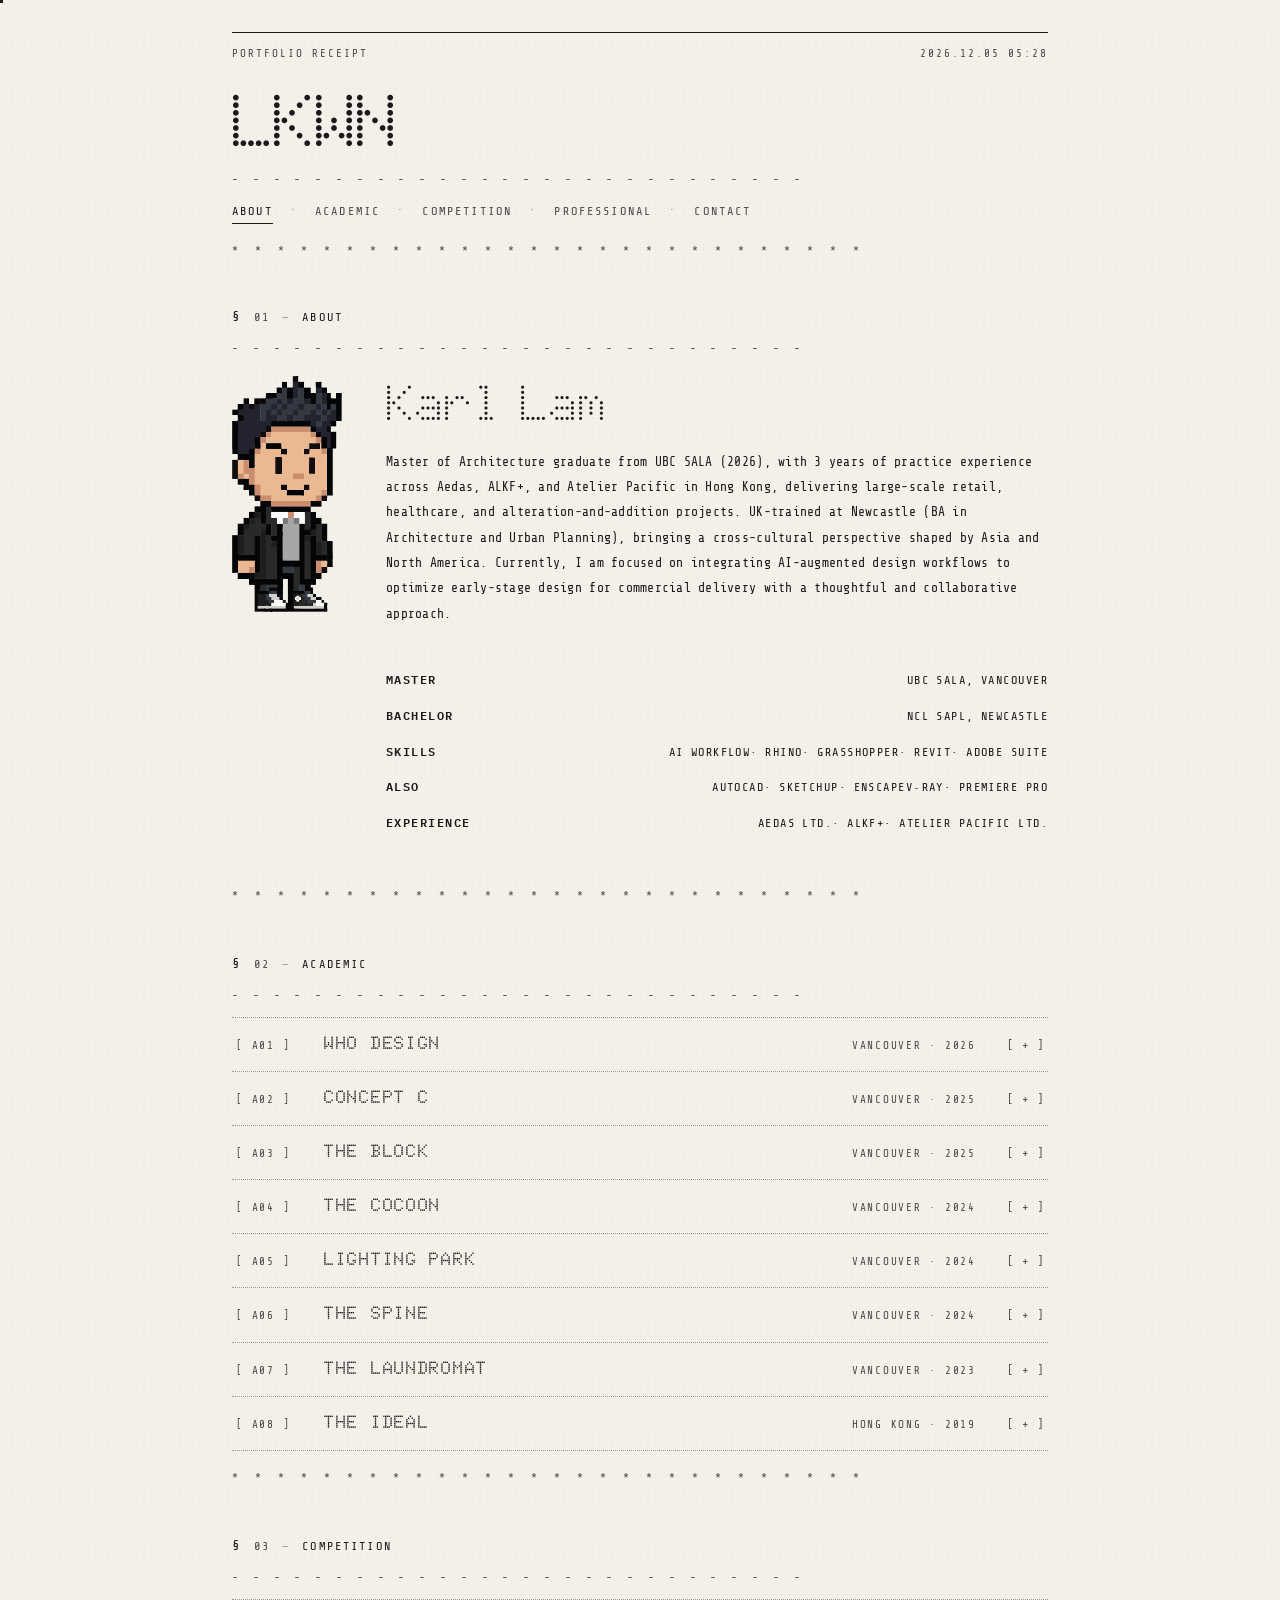
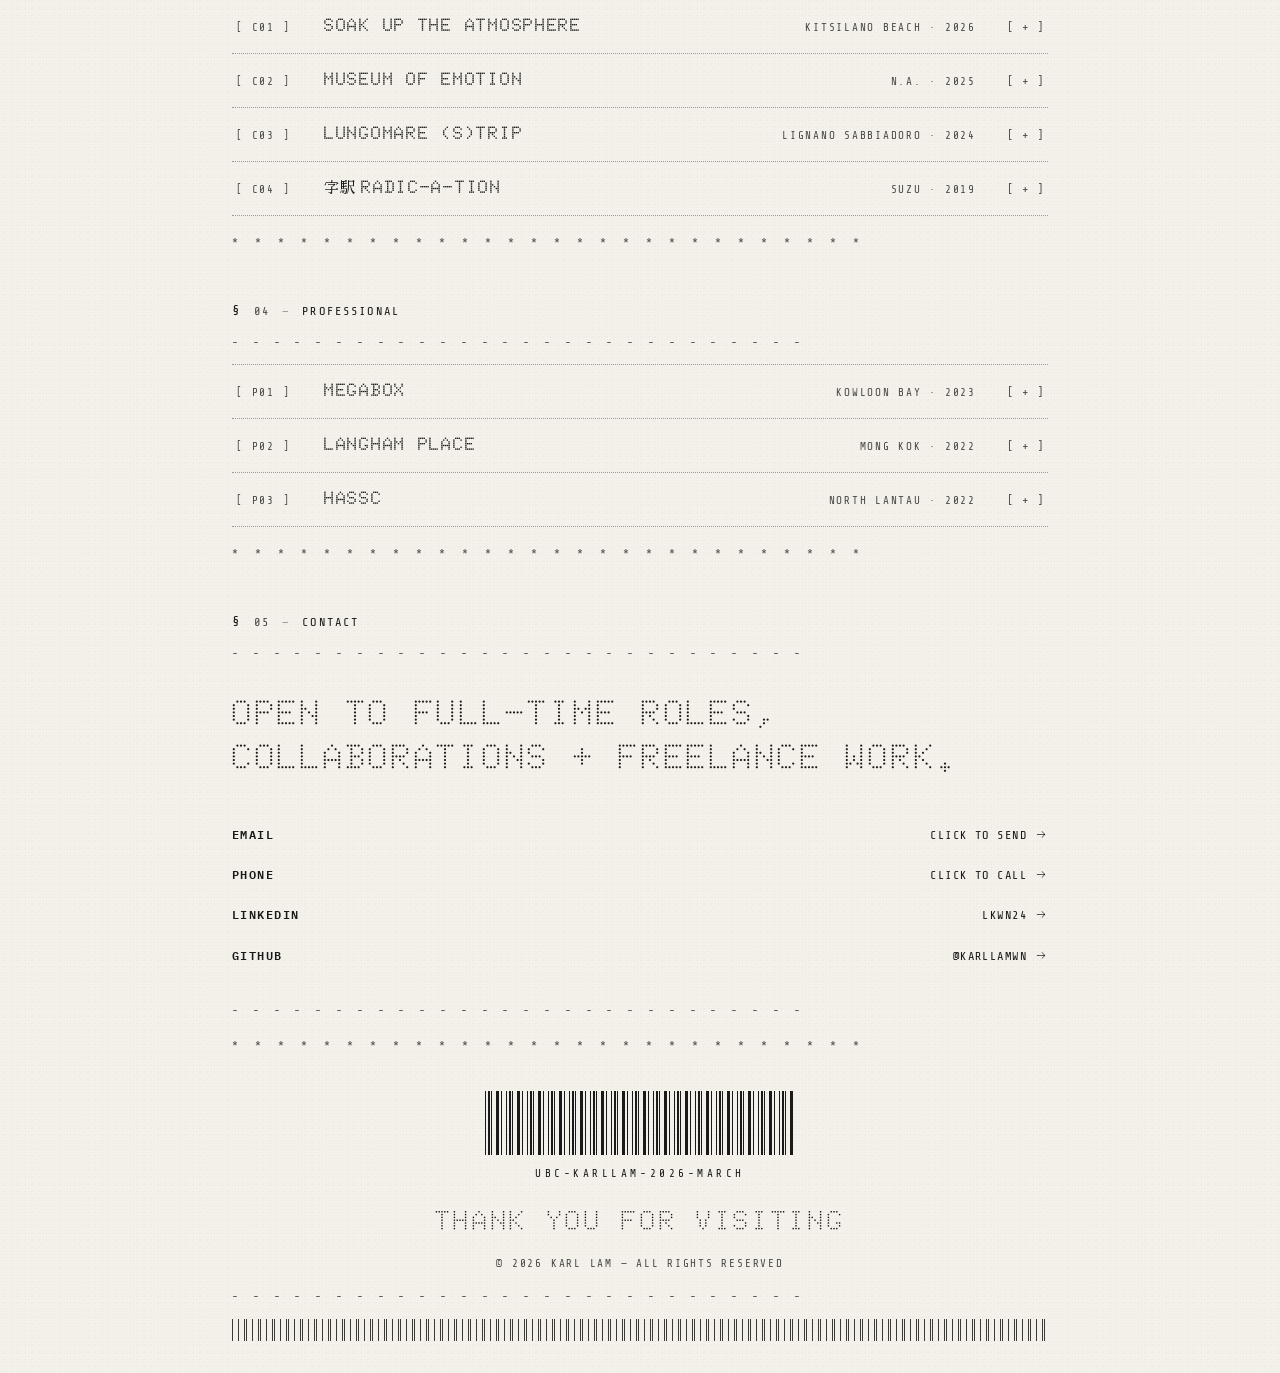
<file: index.html>
<!doctype html><html lang="en"><head><meta charset="utf-8"/><link rel="icon" href="/favicon.ico"/><meta name="viewport" content="width=device-width,initial-scale=1"/><meta name="theme-color" content="#000000"/><meta name="author" content="John Doe"><link rel="preconnect" href="https://fonts.googleapis.com"><link rel="preconnect" href="https://fonts.gstatic.com" crossorigin><link href="https://fonts.googleapis.com/css2?family=Doto:ROND,wght@0..100,100..900&family=Hina+Mincho&family=IBM+Plex+Mono:wght@600&family=Share+Tech+Mono&family=VT323&display=swap" rel="stylesheet"><script defer="defer" src="/static/js/main.a3bd29b3.js"></script><link href="/static/css/main.d37ff41f.css" rel="stylesheet"></head><body><noscript>You need to enable JavaScript to run this app.</noscript><div id="root"></div></body></html>
</file>
<file: static/css/main.d37ff41f.css>
@charset "UTF-8";/*!
 * Bootstrap  v5.2.3 (https://getbootstrap.com/)
 * Copyright 2011-2022 The Bootstrap Authors
 * Copyright 2011-2022 Twitter, Inc.
 * Licensed under MIT (https://github.com/twbs/bootstrap/blob/main/LICENSE)
 */:root{--bs-blue:#0d6efd;--bs-indigo:#6610f2;--bs-purple:#6f42c1;--bs-pink:#d63384;--bs-red:#dc3545;--bs-orange:#fd7e14;--bs-yellow:#ffc107;--bs-green:#198754;--bs-teal:#20c997;--bs-cyan:#0dcaf0;--bs-black:#000;--bs-white:#fff;--bs-gray:#6c757d;--bs-gray-dark:#343a40;--bs-gray-100:#f8f9fa;--bs-gray-200:#e9ecef;--bs-gray-300:#dee2e6;--bs-gray-400:#ced4da;--bs-gray-500:#adb5bd;--bs-gray-600:#6c757d;--bs-gray-700:#495057;--bs-gray-800:#343a40;--bs-gray-900:#212529;--bs-primary:#0d6efd;--bs-secondary:#6c757d;--bs-success:#198754;--bs-info:#0dcaf0;--bs-warning:#ffc107;--bs-danger:#dc3545;--bs-light:#f8f9fa;--bs-dark:#212529;--bs-primary-rgb:13,110,253;--bs-secondary-rgb:108,117,125;--bs-success-rgb:25,135,84;--bs-info-rgb:13,202,240;--bs-warning-rgb:255,193,7;--bs-danger-rgb:220,53,69;--bs-light-rgb:248,249,250;--bs-dark-rgb:33,37,41;--bs-white-rgb:255,255,255;--bs-black-rgb:0,0,0;--bs-body-color-rgb:33,37,41;--bs-body-bg-rgb:255,255,255;--bs-font-sans-serif:system-ui,-apple-system,"Segoe UI",Roboto,"Helvetica Neue","Noto Sans","Liberation Sans",Arial,sans-serif,"Apple Color Emoji","Segoe UI Emoji","Segoe UI Symbol","Noto Color Emoji";--bs-font-monospace:SFMono-Regular,Menlo,Monaco,Consolas,"Liberation Mono","Courier New",monospace;--bs-gradient:linear-gradient(180deg,hsla(0,0%,100%,.15),hsla(0,0%,100%,0));--bs-body-font-family:var(--bs-font-sans-serif);--bs-body-font-size:1rem;--bs-body-font-weight:400;--bs-body-line-height:1.5;--bs-body-color:#212529;--bs-body-bg:#fff;--bs-border-width:1px;--bs-border-style:solid;--bs-border-color:#dee2e6;--bs-border-color-translucent:rgba(0,0,0,.175);--bs-border-radius:0.375rem;--bs-border-radius-sm:0.25rem;--bs-border-radius-lg:0.5rem;--bs-border-radius-xl:1rem;--bs-border-radius-2xl:2rem;--bs-border-radius-pill:50rem;--bs-link-color:#0d6efd;--bs-link-hover-color:#0a58ca;--bs-code-color:#d63384;--bs-highlight-bg:#fff3cd}*,:after,:before{box-sizing:border-box}@media (prefers-reduced-motion:no-preference){:root{scroll-behavior:smooth}}body{-webkit-text-size-adjust:100%;-webkit-tap-highlight-color:transparent;background-color:#fff;background-color:var(--bs-body-bg);color:#212529;color:var(--bs-body-color);font-family:system-ui,-apple-system,Segoe UI,Roboto,Helvetica Neue,Noto Sans,Liberation Sans,Arial,sans-serif,Apple Color Emoji,Segoe UI Emoji,Segoe UI Symbol,Noto Color Emoji;font-family:var(--bs-body-font-family);font-size:1rem;font-size:var(--bs-body-font-size);font-weight:400;font-weight:var(--bs-body-font-weight);line-height:1.5;line-height:var(--bs-body-line-height);text-align:var(--bs-body-text-align)}hr{border:0;border-top:1px solid;color:inherit;margin:1rem 0;opacity:.25}.h1,.h2,.h3,.h4,.h5,.h6,h1,h2,h3,h4,h5,h6{font-weight:500;line-height:1.2;margin-bottom:.5rem;margin-top:0}.h1,h1{font-size:calc(1.375rem + 1.5vw)}@media (min-width:1200px){.h1,h1{font-size:2.5rem}}.h2,h2{font-size:calc(1.325rem + .9vw)}@media (min-width:1200px){.h2,h2{font-size:2rem}}.h3,h3{font-size:calc(1.3rem + .6vw)}@media (min-width:1200px){.h3,h3{font-size:1.75rem}}.h4,h4{font-size:calc(1.275rem + .3vw)}@media (min-width:1200px){.h4,h4{font-size:1.5rem}}.h5,h5{font-size:1.25rem}.h6,h6{font-size:1rem}p{margin-bottom:1rem;margin-top:0}abbr[title]{cursor:help;-webkit-text-decoration:underline dotted;text-decoration:underline dotted;-webkit-text-decoration-skip-ink:none;text-decoration-skip-ink:none}address{font-style:normal;line-height:inherit;margin-bottom:1rem}ol,ul{padding-left:2rem}dl,ol,ul{margin-bottom:1rem;margin-top:0}ol ol,ol ul,ul ol,ul ul{margin-bottom:0}dt{font-weight:700}dd{margin-bottom:.5rem;margin-left:0}blockquote{margin:0 0 1rem}b,strong{font-weight:bolder}.small,small{font-size:.875em}.mark,mark{background-color:#fff3cd;background-color:var(--bs-highlight-bg);padding:.1875em}sub,sup{font-size:.75em;line-height:0;position:relative;vertical-align:initial}sub{bottom:-.25em}sup{top:-.5em}a{color:#0d6efd;color:var(--bs-link-color);text-decoration:underline}a:hover{color:#0a58ca;color:var(--bs-link-hover-color)}a:not([href]):not([class]),a:not([href]):not([class]):hover{color:inherit;text-decoration:none}code,kbd,pre,samp{font-family:SFMono-Regular,Menlo,Monaco,Consolas,Liberation Mono,Courier New,monospace;font-family:var(--bs-font-monospace);font-size:1em}pre{display:block;font-size:.875em;margin-bottom:1rem;margin-top:0;overflow:auto}pre code{color:inherit;font-size:inherit;word-break:normal}code{word-wrap:break-word;color:#d63384;color:var(--bs-code-color);font-size:.875em}a>code{color:inherit}kbd{background-color:#212529;background-color:var(--bs-body-color);border-radius:.25rem;color:#fff;color:var(--bs-body-bg);font-size:.875em;padding:.1875rem .375rem}kbd kbd{font-size:1em;padding:0}figure{margin:0 0 1rem}img,svg{vertical-align:middle}table{border-collapse:collapse;caption-side:bottom}caption{color:#6c757d;padding-bottom:.5rem;padding-top:.5rem;text-align:left}th{text-align:inherit;text-align:-webkit-match-parent}tbody,td,tfoot,th,thead,tr{border:0 solid;border-color:inherit}label{display:inline-block}button{border-radius:0}button:focus:not(:focus-visible){outline:0}button,input,optgroup,select,textarea{font-family:inherit;font-size:inherit;line-height:inherit;margin:0}button,select{text-transform:none}[role=button]{cursor:pointer}select{word-wrap:normal}select:disabled{opacity:1}[list]:not([type=date]):not([type=datetime-local]):not([type=month]):not([type=week]):not([type=time])::-webkit-calendar-picker-indicator{display:none!important}[type=button],[type=reset],[type=submit],button{-webkit-appearance:button}[type=button]:not(:disabled),[type=reset]:not(:disabled),[type=submit]:not(:disabled),button:not(:disabled){cursor:pointer}::-moz-focus-inner{border-style:none;padding:0}textarea{resize:vertical}fieldset{border:0;margin:0;min-width:0;padding:0}legend{float:left;font-size:calc(1.275rem + .3vw);line-height:inherit;margin-bottom:.5rem;padding:0;width:100%}@media (min-width:1200px){legend{font-size:1.5rem}}legend+*{clear:left}::-webkit-datetime-edit-day-field,::-webkit-datetime-edit-fields-wrapper,::-webkit-datetime-edit-hour-field,::-webkit-datetime-edit-minute,::-webkit-datetime-edit-month-field,::-webkit-datetime-edit-text,::-webkit-datetime-edit-year-field{padding:0}::-webkit-inner-spin-button{height:auto}[type=search]{-webkit-appearance:textfield;outline-offset:-2px}::-webkit-search-decoration{-webkit-appearance:none}::-webkit-color-swatch-wrapper{padding:0}::-webkit-file-upload-button{-webkit-appearance:button;font:inherit}::file-selector-button{-webkit-appearance:button;font:inherit}output{display:inline-block}iframe{border:0}summary{cursor:pointer;display:list-item}progress{vertical-align:initial}[hidden]{display:none!important}.lead{font-size:1.25rem;font-weight:300}.display-1{font-size:calc(1.625rem + 4.5vw);font-weight:300;line-height:1.2}@media (min-width:1200px){.display-1{font-size:5rem}}.display-2{font-size:calc(1.575rem + 3.9vw);font-weight:300;line-height:1.2}@media (min-width:1200px){.display-2{font-size:4.5rem}}.display-3{font-size:calc(1.525rem + 3.3vw);font-weight:300;line-height:1.2}@media (min-width:1200px){.display-3{font-size:4rem}}.display-4{font-size:calc(1.475rem + 2.7vw);font-weight:300;line-height:1.2}@media (min-width:1200px){.display-4{font-size:3.5rem}}.display-5{font-size:calc(1.425rem + 2.1vw);font-weight:300;line-height:1.2}@media (min-width:1200px){.display-5{font-size:3rem}}.display-6{font-size:calc(1.375rem + 1.5vw);font-weight:300;line-height:1.2}@media (min-width:1200px){.display-6{font-size:2.5rem}}.list-inline,.list-unstyled{list-style:none;padding-left:0}.list-inline-item{display:inline-block}.list-inline-item:not(:last-child){margin-right:.5rem}.initialism{font-size:.875em;text-transform:uppercase}.blockquote{font-size:1.25rem;margin-bottom:1rem}.blockquote>:last-child{margin-bottom:0}.blockquote-footer{color:#6c757d;font-size:.875em;margin-bottom:1rem;margin-top:-1rem}.blockquote-footer:before{content:"— "}.img-fluid,.img-thumbnail{height:auto;max-width:100%}.img-thumbnail{background-color:#fff;border:1px solid #dee2e6;border:1px solid var(--bs-border-color);border-radius:.375rem;padding:.25rem}.figure{display:inline-block}.figure-img{line-height:1;margin-bottom:.5rem}.figure-caption{color:#6c757d;font-size:.875em}.container,.container-fluid,.container-lg,.container-md,.container-sm,.container-xl,.container-xxl{--bs-gutter-x:1.5rem;--bs-gutter-y:0;margin-left:auto;margin-right:auto;padding-left:calc(var(--bs-gutter-x)*.5);padding-right:calc(var(--bs-gutter-x)*.5);width:100%}@media (min-width:576px){.container,.container-sm{max-width:540px}}@media (min-width:768px){.container,.container-md,.container-sm{max-width:720px}}@media (min-width:992px){.container,.container-lg,.container-md,.container-sm{max-width:960px}}@media (min-width:1200px){.container,.container-lg,.container-md,.container-sm,.container-xl{max-width:1140px}}@media (min-width:1400px){.container,.container-lg,.container-md,.container-sm,.container-xl,.container-xxl{max-width:1320px}}.row{--bs-gutter-x:1.5rem;--bs-gutter-y:0;display:flex;flex-wrap:wrap;margin-left:calc(var(--bs-gutter-x)*-.5);margin-right:calc(var(--bs-gutter-x)*-.5);margin-top:calc(var(--bs-gutter-y)*-1)}.row>*{flex-shrink:0;margin-top:var(--bs-gutter-y);max-width:100%;padding-left:calc(var(--bs-gutter-x)*.5);padding-right:calc(var(--bs-gutter-x)*.5);width:100%}.col{flex:1 0}.row-cols-auto>*{flex:0 0 auto;width:auto}.row-cols-1>*{flex:0 0 auto;width:100%}.row-cols-2>*{flex:0 0 auto;width:50%}.row-cols-3>*{flex:0 0 auto;width:33.3333333333%}.row-cols-4>*{flex:0 0 auto;width:25%}.row-cols-5>*{flex:0 0 auto;width:20%}.row-cols-6>*{flex:0 0 auto;width:16.6666666667%}.col-auto{flex:0 0 auto;width:auto}.col-1{flex:0 0 auto;width:8.33333333%}.col-2{flex:0 0 auto;width:16.66666667%}.col-3{flex:0 0 auto;width:25%}.col-4{flex:0 0 auto;width:33.33333333%}.col-5{flex:0 0 auto;width:41.66666667%}.col-6{flex:0 0 auto;width:50%}.col-7{flex:0 0 auto;width:58.33333333%}.col-8{flex:0 0 auto;width:66.66666667%}.col-9{flex:0 0 auto;width:75%}.col-10{flex:0 0 auto;width:83.33333333%}.col-11{flex:0 0 auto;width:91.66666667%}.col-12{flex:0 0 auto;width:100%}.offset-1{margin-left:8.33333333%}.offset-2{margin-left:16.66666667%}.offset-3{margin-left:25%}.offset-4{margin-left:33.33333333%}.offset-5{margin-left:41.66666667%}.offset-6{margin-left:50%}.offset-7{margin-left:58.33333333%}.offset-8{margin-left:66.66666667%}.offset-9{margin-left:75%}.offset-10{margin-left:83.33333333%}.offset-11{margin-left:91.66666667%}.g-0,.gx-0{--bs-gutter-x:0}.g-0,.gy-0{--bs-gutter-y:0}.g-1,.gx-1{--bs-gutter-x:0.25rem}.g-1,.gy-1{--bs-gutter-y:0.25rem}.g-2,.gx-2{--bs-gutter-x:0.5rem}.g-2,.gy-2{--bs-gutter-y:0.5rem}.g-3,.gx-3{--bs-gutter-x:1rem}.g-3,.gy-3{--bs-gutter-y:1rem}.g-4,.gx-4{--bs-gutter-x:1.5rem}.g-4,.gy-4{--bs-gutter-y:1.5rem}.g-5,.gx-5{--bs-gutter-x:3rem}.g-5,.gy-5{--bs-gutter-y:3rem}@media (min-width:576px){.col-sm{flex:1 0}.row-cols-sm-auto>*{flex:0 0 auto;width:auto}.row-cols-sm-1>*{flex:0 0 auto;width:100%}.row-cols-sm-2>*{flex:0 0 auto;width:50%}.row-cols-sm-3>*{flex:0 0 auto;width:33.3333333333%}.row-cols-sm-4>*{flex:0 0 auto;width:25%}.row-cols-sm-5>*{flex:0 0 auto;width:20%}.row-cols-sm-6>*{flex:0 0 auto;width:16.6666666667%}.col-sm-auto{flex:0 0 auto;width:auto}.col-sm-1{flex:0 0 auto;width:8.33333333%}.col-sm-2{flex:0 0 auto;width:16.66666667%}.col-sm-3{flex:0 0 auto;width:25%}.col-sm-4{flex:0 0 auto;width:33.33333333%}.col-sm-5{flex:0 0 auto;width:41.66666667%}.col-sm-6{flex:0 0 auto;width:50%}.col-sm-7{flex:0 0 auto;width:58.33333333%}.col-sm-8{flex:0 0 auto;width:66.66666667%}.col-sm-9{flex:0 0 auto;width:75%}.col-sm-10{flex:0 0 auto;width:83.33333333%}.col-sm-11{flex:0 0 auto;width:91.66666667%}.col-sm-12{flex:0 0 auto;width:100%}.offset-sm-0{margin-left:0}.offset-sm-1{margin-left:8.33333333%}.offset-sm-2{margin-left:16.66666667%}.offset-sm-3{margin-left:25%}.offset-sm-4{margin-left:33.33333333%}.offset-sm-5{margin-left:41.66666667%}.offset-sm-6{margin-left:50%}.offset-sm-7{margin-left:58.33333333%}.offset-sm-8{margin-left:66.66666667%}.offset-sm-9{margin-left:75%}.offset-sm-10{margin-left:83.33333333%}.offset-sm-11{margin-left:91.66666667%}.g-sm-0,.gx-sm-0{--bs-gutter-x:0}.g-sm-0,.gy-sm-0{--bs-gutter-y:0}.g-sm-1,.gx-sm-1{--bs-gutter-x:0.25rem}.g-sm-1,.gy-sm-1{--bs-gutter-y:0.25rem}.g-sm-2,.gx-sm-2{--bs-gutter-x:0.5rem}.g-sm-2,.gy-sm-2{--bs-gutter-y:0.5rem}.g-sm-3,.gx-sm-3{--bs-gutter-x:1rem}.g-sm-3,.gy-sm-3{--bs-gutter-y:1rem}.g-sm-4,.gx-sm-4{--bs-gutter-x:1.5rem}.g-sm-4,.gy-sm-4{--bs-gutter-y:1.5rem}.g-sm-5,.gx-sm-5{--bs-gutter-x:3rem}.g-sm-5,.gy-sm-5{--bs-gutter-y:3rem}}@media (min-width:768px){.col-md{flex:1 0}.row-cols-md-auto>*{flex:0 0 auto;width:auto}.row-cols-md-1>*{flex:0 0 auto;width:100%}.row-cols-md-2>*{flex:0 0 auto;width:50%}.row-cols-md-3>*{flex:0 0 auto;width:33.3333333333%}.row-cols-md-4>*{flex:0 0 auto;width:25%}.row-cols-md-5>*{flex:0 0 auto;width:20%}.row-cols-md-6>*{flex:0 0 auto;width:16.6666666667%}.col-md-auto{flex:0 0 auto;width:auto}.col-md-1{flex:0 0 auto;width:8.33333333%}.col-md-2{flex:0 0 auto;width:16.66666667%}.col-md-3{flex:0 0 auto;width:25%}.col-md-4{flex:0 0 auto;width:33.33333333%}.col-md-5{flex:0 0 auto;width:41.66666667%}.col-md-6{flex:0 0 auto;width:50%}.col-md-7{flex:0 0 auto;width:58.33333333%}.col-md-8{flex:0 0 auto;width:66.66666667%}.col-md-9{flex:0 0 auto;width:75%}.col-md-10{flex:0 0 auto;width:83.33333333%}.col-md-11{flex:0 0 auto;width:91.66666667%}.col-md-12{flex:0 0 auto;width:100%}.offset-md-0{margin-left:0}.offset-md-1{margin-left:8.33333333%}.offset-md-2{margin-left:16.66666667%}.offset-md-3{margin-left:25%}.offset-md-4{margin-left:33.33333333%}.offset-md-5{margin-left:41.66666667%}.offset-md-6{margin-left:50%}.offset-md-7{margin-left:58.33333333%}.offset-md-8{margin-left:66.66666667%}.offset-md-9{margin-left:75%}.offset-md-10{margin-left:83.33333333%}.offset-md-11{margin-left:91.66666667%}.g-md-0,.gx-md-0{--bs-gutter-x:0}.g-md-0,.gy-md-0{--bs-gutter-y:0}.g-md-1,.gx-md-1{--bs-gutter-x:0.25rem}.g-md-1,.gy-md-1{--bs-gutter-y:0.25rem}.g-md-2,.gx-md-2{--bs-gutter-x:0.5rem}.g-md-2,.gy-md-2{--bs-gutter-y:0.5rem}.g-md-3,.gx-md-3{--bs-gutter-x:1rem}.g-md-3,.gy-md-3{--bs-gutter-y:1rem}.g-md-4,.gx-md-4{--bs-gutter-x:1.5rem}.g-md-4,.gy-md-4{--bs-gutter-y:1.5rem}.g-md-5,.gx-md-5{--bs-gutter-x:3rem}.g-md-5,.gy-md-5{--bs-gutter-y:3rem}}@media (min-width:992px){.col-lg{flex:1 0}.row-cols-lg-auto>*{flex:0 0 auto;width:auto}.row-cols-lg-1>*{flex:0 0 auto;width:100%}.row-cols-lg-2>*{flex:0 0 auto;width:50%}.row-cols-lg-3>*{flex:0 0 auto;width:33.3333333333%}.row-cols-lg-4>*{flex:0 0 auto;width:25%}.row-cols-lg-5>*{flex:0 0 auto;width:20%}.row-cols-lg-6>*{flex:0 0 auto;width:16.6666666667%}.col-lg-auto{flex:0 0 auto;width:auto}.col-lg-1{flex:0 0 auto;width:8.33333333%}.col-lg-2{flex:0 0 auto;width:16.66666667%}.col-lg-3{flex:0 0 auto;width:25%}.col-lg-4{flex:0 0 auto;width:33.33333333%}.col-lg-5{flex:0 0 auto;width:41.66666667%}.col-lg-6{flex:0 0 auto;width:50%}.col-lg-7{flex:0 0 auto;width:58.33333333%}.col-lg-8{flex:0 0 auto;width:66.66666667%}.col-lg-9{flex:0 0 auto;width:75%}.col-lg-10{flex:0 0 auto;width:83.33333333%}.col-lg-11{flex:0 0 auto;width:91.66666667%}.col-lg-12{flex:0 0 auto;width:100%}.offset-lg-0{margin-left:0}.offset-lg-1{margin-left:8.33333333%}.offset-lg-2{margin-left:16.66666667%}.offset-lg-3{margin-left:25%}.offset-lg-4{margin-left:33.33333333%}.offset-lg-5{margin-left:41.66666667%}.offset-lg-6{margin-left:50%}.offset-lg-7{margin-left:58.33333333%}.offset-lg-8{margin-left:66.66666667%}.offset-lg-9{margin-left:75%}.offset-lg-10{margin-left:83.33333333%}.offset-lg-11{margin-left:91.66666667%}.g-lg-0,.gx-lg-0{--bs-gutter-x:0}.g-lg-0,.gy-lg-0{--bs-gutter-y:0}.g-lg-1,.gx-lg-1{--bs-gutter-x:0.25rem}.g-lg-1,.gy-lg-1{--bs-gutter-y:0.25rem}.g-lg-2,.gx-lg-2{--bs-gutter-x:0.5rem}.g-lg-2,.gy-lg-2{--bs-gutter-y:0.5rem}.g-lg-3,.gx-lg-3{--bs-gutter-x:1rem}.g-lg-3,.gy-lg-3{--bs-gutter-y:1rem}.g-lg-4,.gx-lg-4{--bs-gutter-x:1.5rem}.g-lg-4,.gy-lg-4{--bs-gutter-y:1.5rem}.g-lg-5,.gx-lg-5{--bs-gutter-x:3rem}.g-lg-5,.gy-lg-5{--bs-gutter-y:3rem}}@media (min-width:1200px){.col-xl{flex:1 0}.row-cols-xl-auto>*{flex:0 0 auto;width:auto}.row-cols-xl-1>*{flex:0 0 auto;width:100%}.row-cols-xl-2>*{flex:0 0 auto;width:50%}.row-cols-xl-3>*{flex:0 0 auto;width:33.3333333333%}.row-cols-xl-4>*{flex:0 0 auto;width:25%}.row-cols-xl-5>*{flex:0 0 auto;width:20%}.row-cols-xl-6>*{flex:0 0 auto;width:16.6666666667%}.col-xl-auto{flex:0 0 auto;width:auto}.col-xl-1{flex:0 0 auto;width:8.33333333%}.col-xl-2{flex:0 0 auto;width:16.66666667%}.col-xl-3{flex:0 0 auto;width:25%}.col-xl-4{flex:0 0 auto;width:33.33333333%}.col-xl-5{flex:0 0 auto;width:41.66666667%}.col-xl-6{flex:0 0 auto;width:50%}.col-xl-7{flex:0 0 auto;width:58.33333333%}.col-xl-8{flex:0 0 auto;width:66.66666667%}.col-xl-9{flex:0 0 auto;width:75%}.col-xl-10{flex:0 0 auto;width:83.33333333%}.col-xl-11{flex:0 0 auto;width:91.66666667%}.col-xl-12{flex:0 0 auto;width:100%}.offset-xl-0{margin-left:0}.offset-xl-1{margin-left:8.33333333%}.offset-xl-2{margin-left:16.66666667%}.offset-xl-3{margin-left:25%}.offset-xl-4{margin-left:33.33333333%}.offset-xl-5{margin-left:41.66666667%}.offset-xl-6{margin-left:50%}.offset-xl-7{margin-left:58.33333333%}.offset-xl-8{margin-left:66.66666667%}.offset-xl-9{margin-left:75%}.offset-xl-10{margin-left:83.33333333%}.offset-xl-11{margin-left:91.66666667%}.g-xl-0,.gx-xl-0{--bs-gutter-x:0}.g-xl-0,.gy-xl-0{--bs-gutter-y:0}.g-xl-1,.gx-xl-1{--bs-gutter-x:0.25rem}.g-xl-1,.gy-xl-1{--bs-gutter-y:0.25rem}.g-xl-2,.gx-xl-2{--bs-gutter-x:0.5rem}.g-xl-2,.gy-xl-2{--bs-gutter-y:0.5rem}.g-xl-3,.gx-xl-3{--bs-gutter-x:1rem}.g-xl-3,.gy-xl-3{--bs-gutter-y:1rem}.g-xl-4,.gx-xl-4{--bs-gutter-x:1.5rem}.g-xl-4,.gy-xl-4{--bs-gutter-y:1.5rem}.g-xl-5,.gx-xl-5{--bs-gutter-x:3rem}.g-xl-5,.gy-xl-5{--bs-gutter-y:3rem}}@media (min-width:1400px){.col-xxl{flex:1 0}.row-cols-xxl-auto>*{flex:0 0 auto;width:auto}.row-cols-xxl-1>*{flex:0 0 auto;width:100%}.row-cols-xxl-2>*{flex:0 0 auto;width:50%}.row-cols-xxl-3>*{flex:0 0 auto;width:33.3333333333%}.row-cols-xxl-4>*{flex:0 0 auto;width:25%}.row-cols-xxl-5>*{flex:0 0 auto;width:20%}.row-cols-xxl-6>*{flex:0 0 auto;width:16.6666666667%}.col-xxl-auto{flex:0 0 auto;width:auto}.col-xxl-1{flex:0 0 auto;width:8.33333333%}.col-xxl-2{flex:0 0 auto;width:16.66666667%}.col-xxl-3{flex:0 0 auto;width:25%}.col-xxl-4{flex:0 0 auto;width:33.33333333%}.col-xxl-5{flex:0 0 auto;width:41.66666667%}.col-xxl-6{flex:0 0 auto;width:50%}.col-xxl-7{flex:0 0 auto;width:58.33333333%}.col-xxl-8{flex:0 0 auto;width:66.66666667%}.col-xxl-9{flex:0 0 auto;width:75%}.col-xxl-10{flex:0 0 auto;width:83.33333333%}.col-xxl-11{flex:0 0 auto;width:91.66666667%}.col-xxl-12{flex:0 0 auto;width:100%}.offset-xxl-0{margin-left:0}.offset-xxl-1{margin-left:8.33333333%}.offset-xxl-2{margin-left:16.66666667%}.offset-xxl-3{margin-left:25%}.offset-xxl-4{margin-left:33.33333333%}.offset-xxl-5{margin-left:41.66666667%}.offset-xxl-6{margin-left:50%}.offset-xxl-7{margin-left:58.33333333%}.offset-xxl-8{margin-left:66.66666667%}.offset-xxl-9{margin-left:75%}.offset-xxl-10{margin-left:83.33333333%}.offset-xxl-11{margin-left:91.66666667%}.g-xxl-0,.gx-xxl-0{--bs-gutter-x:0}.g-xxl-0,.gy-xxl-0{--bs-gutter-y:0}.g-xxl-1,.gx-xxl-1{--bs-gutter-x:0.25rem}.g-xxl-1,.gy-xxl-1{--bs-gutter-y:0.25rem}.g-xxl-2,.gx-xxl-2{--bs-gutter-x:0.5rem}.g-xxl-2,.gy-xxl-2{--bs-gutter-y:0.5rem}.g-xxl-3,.gx-xxl-3{--bs-gutter-x:1rem}.g-xxl-3,.gy-xxl-3{--bs-gutter-y:1rem}.g-xxl-4,.gx-xxl-4{--bs-gutter-x:1.5rem}.g-xxl-4,.gy-xxl-4{--bs-gutter-y:1.5rem}.g-xxl-5,.gx-xxl-5{--bs-gutter-x:3rem}.g-xxl-5,.gy-xxl-5{--bs-gutter-y:3rem}}.table{--bs-table-color:var(--bs-body-color);--bs-table-bg:transparent;--bs-table-border-color:var(--bs-border-color);--bs-table-accent-bg:transparent;--bs-table-striped-color:var(--bs-body-color);--bs-table-striped-bg:rgba(0,0,0,.05);--bs-table-active-color:var(--bs-body-color);--bs-table-active-bg:rgba(0,0,0,.1);--bs-table-hover-color:var(--bs-body-color);--bs-table-hover-bg:rgba(0,0,0,.075);border-color:var(--bs-table-border-color);color:var(--bs-table-color);margin-bottom:1rem;vertical-align:top;width:100%}.table>:not(caption)>*>*{background-color:var(--bs-table-bg);border-bottom-width:1px;box-shadow:inset 0 0 0 9999px var(--bs-table-accent-bg);padding:.5rem}.table>tbody{vertical-align:inherit}.table>thead{vertical-align:bottom}.table-group-divider{border-top:2px solid}.caption-top{caption-side:top}.table-sm>:not(caption)>*>*{padding:.25rem}.table-bordered>:not(caption)>*{border-width:1px 0}.table-bordered>:not(caption)>*>*{border-width:0 1px}.table-borderless>:not(caption)>*>*{border-bottom-width:0}.table-borderless>:not(:first-child){border-top-width:0}.table-striped-columns>:not(caption)>tr>:nth-child(2n),.table-striped>tbody>tr:nth-of-type(odd)>*{--bs-table-accent-bg:var(--bs-table-striped-bg);color:var(--bs-table-striped-color)}.table-active{--bs-table-accent-bg:var(--bs-table-active-bg);color:var(--bs-table-active-color)}.table-hover>tbody>tr:hover>*{--bs-table-accent-bg:var(--bs-table-hover-bg);color:var(--bs-table-hover-color)}.table-primary{--bs-table-color:#000;--bs-table-bg:#cfe2ff;--bs-table-border-color:#bacbe6;--bs-table-striped-bg:#c5d7f2;--bs-table-striped-color:#000;--bs-table-active-bg:#bacbe6;--bs-table-active-color:#000;--bs-table-hover-bg:#bfd1ec;--bs-table-hover-color:#000}.table-primary,.table-secondary{border-color:var(--bs-table-border-color);color:var(--bs-table-color)}.table-secondary{--bs-table-color:#000;--bs-table-bg:#e2e3e5;--bs-table-border-color:#cbccce;--bs-table-striped-bg:#d7d8da;--bs-table-striped-color:#000;--bs-table-active-bg:#cbccce;--bs-table-active-color:#000;--bs-table-hover-bg:#d1d2d4;--bs-table-hover-color:#000}.table-success{--bs-table-color:#000;--bs-table-bg:#d1e7dd;--bs-table-border-color:#bcd0c7;--bs-table-striped-bg:#c7dbd2;--bs-table-striped-color:#000;--bs-table-active-bg:#bcd0c7;--bs-table-active-color:#000;--bs-table-hover-bg:#c1d6cc;--bs-table-hover-color:#000}.table-info,.table-success{border-color:var(--bs-table-border-color);color:var(--bs-table-color)}.table-info{--bs-table-color:#000;--bs-table-bg:#cff4fc;--bs-table-border-color:#badce3;--bs-table-striped-bg:#c5e8ef;--bs-table-striped-color:#000;--bs-table-active-bg:#badce3;--bs-table-active-color:#000;--bs-table-hover-bg:#bfe2e9;--bs-table-hover-color:#000}.table-warning{--bs-table-color:#000;--bs-table-bg:#fff3cd;--bs-table-border-color:#e6dbb9;--bs-table-striped-bg:#f2e7c3;--bs-table-striped-color:#000;--bs-table-active-bg:#e6dbb9;--bs-table-active-color:#000;--bs-table-hover-bg:#ece1be;--bs-table-hover-color:#000}.table-danger,.table-warning{border-color:var(--bs-table-border-color);color:var(--bs-table-color)}.table-danger{--bs-table-color:#000;--bs-table-bg:#f8d7da;--bs-table-border-color:#dfc2c4;--bs-table-striped-bg:#eccccf;--bs-table-striped-color:#000;--bs-table-active-bg:#dfc2c4;--bs-table-active-color:#000;--bs-table-hover-bg:#e5c7ca;--bs-table-hover-color:#000}.table-light{--bs-table-color:#000;--bs-table-bg:#f8f9fa;--bs-table-border-color:#dfe0e1;--bs-table-striped-bg:#ecedee;--bs-table-striped-color:#000;--bs-table-active-bg:#dfe0e1;--bs-table-active-color:#000;--bs-table-hover-bg:#e5e6e7;--bs-table-hover-color:#000}.table-dark,.table-light{border-color:var(--bs-table-border-color);color:var(--bs-table-color)}.table-dark{--bs-table-color:#fff;--bs-table-bg:#212529;--bs-table-border-color:#373b3e;--bs-table-striped-bg:#2c3034;--bs-table-striped-color:#fff;--bs-table-active-bg:#373b3e;--bs-table-active-color:#fff;--bs-table-hover-bg:#323539;--bs-table-hover-color:#fff}.table-responsive{-webkit-overflow-scrolling:touch;overflow-x:auto}@media (max-width:575.98px){.table-responsive-sm{-webkit-overflow-scrolling:touch;overflow-x:auto}}@media (max-width:767.98px){.table-responsive-md{-webkit-overflow-scrolling:touch;overflow-x:auto}}@media (max-width:991.98px){.table-responsive-lg{-webkit-overflow-scrolling:touch;overflow-x:auto}}@media (max-width:1199.98px){.table-responsive-xl{-webkit-overflow-scrolling:touch;overflow-x:auto}}@media (max-width:1399.98px){.table-responsive-xxl{-webkit-overflow-scrolling:touch;overflow-x:auto}}.form-label{margin-bottom:.5rem}.col-form-label{font-size:inherit;line-height:1.5;margin-bottom:0;padding-bottom:calc(.375rem + 1px);padding-top:calc(.375rem + 1px)}.col-form-label-lg{font-size:1.25rem;padding-bottom:calc(.5rem + 1px);padding-top:calc(.5rem + 1px)}.col-form-label-sm{font-size:.875rem;padding-bottom:calc(.25rem + 1px);padding-top:calc(.25rem + 1px)}.form-text{color:#6c757d;font-size:.875em;margin-top:.25rem}.form-control{-webkit-appearance:none;appearance:none;background-clip:padding-box;background-color:#fff;border:1px solid #ced4da;border-radius:.375rem;color:#212529;display:block;font-size:1rem;font-weight:400;line-height:1.5;padding:.375rem .75rem;transition:border-color .15s ease-in-out,box-shadow .15s ease-in-out;width:100%}@media (prefers-reduced-motion:reduce){.form-control{transition:none}}.form-control[type=file]{overflow:hidden}.form-control[type=file]:not(:disabled):not([readonly]){cursor:pointer}.form-control:focus{background-color:#fff;border-color:#86b7fe;box-shadow:0 0 0 .25rem rgba(13,110,253,.25);color:#212529;outline:0}.form-control::-webkit-date-and-time-value{height:1.5em}.form-control::-webkit-input-placeholder{color:#6c757d;opacity:1}.form-control::placeholder{color:#6c757d;opacity:1}.form-control:disabled{background-color:#e9ecef;opacity:1}.form-control::-webkit-file-upload-button{-webkit-margin-end:.75rem;background-color:#e9ecef;border:0 solid;border-color:inherit;border-inline-end-width:1px;border-radius:0;color:#212529;margin:-.375rem -.75rem;margin-inline-end:.75rem;padding:.375rem .75rem;pointer-events:none;-webkit-transition:color .15s ease-in-out,background-color .15s ease-in-out,border-color .15s ease-in-out,box-shadow .15s ease-in-out;transition:color .15s ease-in-out,background-color .15s ease-in-out,border-color .15s ease-in-out,box-shadow .15s ease-in-out}.form-control::file-selector-button{-webkit-margin-end:.75rem;background-color:#e9ecef;border:0 solid;border-color:inherit;border-inline-end-width:1px;border-radius:0;color:#212529;margin:-.375rem -.75rem;margin-inline-end:.75rem;padding:.375rem .75rem;pointer-events:none;transition:color .15s ease-in-out,background-color .15s ease-in-out,border-color .15s ease-in-out,box-shadow .15s ease-in-out}@media (prefers-reduced-motion:reduce){.form-control::-webkit-file-upload-button{-webkit-transition:none;transition:none}.form-control::file-selector-button{transition:none}}.form-control:hover:not(:disabled):not([readonly])::-webkit-file-upload-button{background-color:#dde0e3}.form-control:hover:not(:disabled):not([readonly])::file-selector-button{background-color:#dde0e3}.form-control-plaintext{background-color:initial;border:solid transparent;border-width:1px 0;color:#212529;display:block;line-height:1.5;margin-bottom:0;padding:.375rem 0;width:100%}.form-control-plaintext:focus{outline:0}.form-control-plaintext.form-control-lg,.form-control-plaintext.form-control-sm{padding-left:0;padding-right:0}.form-control-sm{border-radius:.25rem;font-size:.875rem;min-height:calc(1.5em + .5rem + 2px);padding:.25rem .5rem}.form-control-sm::-webkit-file-upload-button{-webkit-margin-end:.5rem;margin:-.25rem -.5rem;margin-inline-end:.5rem;padding:.25rem .5rem}.form-control-sm::file-selector-button{-webkit-margin-end:.5rem;margin:-.25rem -.5rem;margin-inline-end:.5rem;padding:.25rem .5rem}.form-control-lg{border-radius:.5rem;font-size:1.25rem;min-height:calc(1.5em + 1rem + 2px);padding:.5rem 1rem}.form-control-lg::-webkit-file-upload-button{-webkit-margin-end:1rem;margin:-.5rem -1rem;margin-inline-end:1rem;padding:.5rem 1rem}.form-control-lg::file-selector-button{-webkit-margin-end:1rem;margin:-.5rem -1rem;margin-inline-end:1rem;padding:.5rem 1rem}textarea.form-control{min-height:calc(1.5em + .75rem + 2px)}textarea.form-control-sm{min-height:calc(1.5em + .5rem + 2px)}textarea.form-control-lg{min-height:calc(1.5em + 1rem + 2px)}.form-control-color{height:calc(1.5em + .75rem + 2px);padding:.375rem;width:3rem}.form-control-color:not(:disabled):not([readonly]){cursor:pointer}.form-control-color::-moz-color-swatch{border:0!important;border-radius:.375rem}.form-control-color::-webkit-color-swatch{border-radius:.375rem}.form-control-color.form-control-sm{height:calc(1.5em + .5rem + 2px)}.form-control-color.form-control-lg{height:calc(1.5em + 1rem + 2px)}.form-select{-moz-padding-start:calc(.75rem - 3px);-webkit-appearance:none;appearance:none;background-color:#fff;background-image:url("data:image/svg+xml;charset=utf-8,%3Csvg xmlns='http://www.w3.org/2000/svg' viewBox='0 0 16 16'%3E%3Cpath fill='none' stroke='%23343a40' stroke-linecap='round' stroke-linejoin='round' stroke-width='2' d='m2 5 6 6 6-6'/%3E%3C/svg%3E");background-position:right .75rem center;background-repeat:no-repeat;background-size:16px 12px;border:1px solid #ced4da;border-radius:.375rem;color:#212529;display:block;font-size:1rem;font-weight:400;line-height:1.5;padding:.375rem 2.25rem .375rem .75rem;transition:border-color .15s ease-in-out,box-shadow .15s ease-in-out;width:100%}@media (prefers-reduced-motion:reduce){.form-select{transition:none}}.form-select:focus{border-color:#86b7fe;box-shadow:0 0 0 .25rem rgba(13,110,253,.25);outline:0}.form-select[multiple],.form-select[size]:not([size="1"]){background-image:none;padding-right:.75rem}.form-select:disabled{background-color:#e9ecef}.form-select:-moz-focusring{color:transparent;text-shadow:0 0 0 #212529}.form-select-sm{border-radius:.25rem;font-size:.875rem;padding-bottom:.25rem;padding-left:.5rem;padding-top:.25rem}.form-select-lg{border-radius:.5rem;font-size:1.25rem;padding-bottom:.5rem;padding-left:1rem;padding-top:.5rem}.form-check{display:block;margin-bottom:.125rem;min-height:1.5rem;padding-left:1.5em}.form-check .form-check-input{float:left;margin-left:-1.5em}.form-check-reverse{padding-left:0;padding-right:1.5em;text-align:right}.form-check-reverse .form-check-input{float:right;margin-left:0;margin-right:-1.5em}.form-check-input{-webkit-appearance:none;appearance:none;background-color:#fff;background-position:50%;background-repeat:no-repeat;background-size:contain;border:1px solid rgba(0,0,0,.25);height:1em;margin-top:.25em;-webkit-print-color-adjust:exact;print-color-adjust:exact;vertical-align:top;width:1em}.form-check-input[type=checkbox]{border-radius:.25em}.form-check-input[type=radio]{border-radius:50%}.form-check-input:active{-webkit-filter:brightness(90%);filter:brightness(90%)}.form-check-input:focus{border-color:#86b7fe;box-shadow:0 0 0 .25rem rgba(13,110,253,.25);outline:0}.form-check-input:checked{background-color:#0d6efd;border-color:#0d6efd}.form-check-input:checked[type=checkbox]{background-image:url("data:image/svg+xml;charset=utf-8,%3Csvg xmlns='http://www.w3.org/2000/svg' viewBox='0 0 20 20'%3E%3Cpath fill='none' stroke='%23fff' stroke-linecap='round' stroke-linejoin='round' stroke-width='3' d='m6 10 3 3 6-6'/%3E%3C/svg%3E")}.form-check-input:checked[type=radio]{background-image:url("data:image/svg+xml;charset=utf-8,%3Csvg xmlns='http://www.w3.org/2000/svg' viewBox='-4 -4 8 8'%3E%3Ccircle r='2' fill='%23fff'/%3E%3C/svg%3E")}.form-check-input[type=checkbox]:indeterminate{background-color:#0d6efd;background-image:url("data:image/svg+xml;charset=utf-8,%3Csvg xmlns='http://www.w3.org/2000/svg' viewBox='0 0 20 20'%3E%3Cpath fill='none' stroke='%23fff' stroke-linecap='round' stroke-linejoin='round' stroke-width='3' d='M6 10h8'/%3E%3C/svg%3E");border-color:#0d6efd}.form-check-input:disabled{-webkit-filter:none;filter:none;opacity:.5;pointer-events:none}.form-check-input:disabled~.form-check-label,.form-check-input[disabled]~.form-check-label{cursor:default;opacity:.5}.form-switch{padding-left:2.5em}.form-switch .form-check-input{background-image:url("data:image/svg+xml;charset=utf-8,%3Csvg xmlns='http://www.w3.org/2000/svg' viewBox='-4 -4 8 8'%3E%3Ccircle r='3' fill='rgba(0, 0, 0, 0.25)'/%3E%3C/svg%3E");background-position:0;border-radius:2em;margin-left:-2.5em;transition:background-position .15s ease-in-out;width:2em}@media (prefers-reduced-motion:reduce){.form-switch .form-check-input{transition:none}}.form-switch .form-check-input:focus{background-image:url("data:image/svg+xml;charset=utf-8,%3Csvg xmlns='http://www.w3.org/2000/svg' viewBox='-4 -4 8 8'%3E%3Ccircle r='3' fill='%2386b7fe'/%3E%3C/svg%3E")}.form-switch .form-check-input:checked{background-image:url("data:image/svg+xml;charset=utf-8,%3Csvg xmlns='http://www.w3.org/2000/svg' viewBox='-4 -4 8 8'%3E%3Ccircle r='3' fill='%23fff'/%3E%3C/svg%3E");background-position:100%}.form-switch.form-check-reverse{padding-left:0;padding-right:2.5em}.form-switch.form-check-reverse .form-check-input{margin-left:0;margin-right:-2.5em}.form-check-inline{display:inline-block;margin-right:1rem}.btn-check{clip:rect(0,0,0,0);pointer-events:none;position:absolute}.btn-check:disabled+.btn,.btn-check[disabled]+.btn{-webkit-filter:none;filter:none;opacity:.65;pointer-events:none}.form-range{-webkit-appearance:none;appearance:none;background-color:initial;height:1.5rem;padding:0;width:100%}.form-range:focus{outline:0}.form-range:focus::-webkit-slider-thumb{box-shadow:0 0 0 1px #fff,0 0 0 .25rem rgba(13,110,253,.25)}.form-range:focus::-moz-range-thumb{box-shadow:0 0 0 1px #fff,0 0 0 .25rem rgba(13,110,253,.25)}.form-range::-moz-focus-outer{border:0}.form-range::-webkit-slider-thumb{-webkit-appearance:none;appearance:none;background-color:#0d6efd;border:0;border-radius:1rem;height:1rem;margin-top:-.25rem;-webkit-transition:background-color .15s ease-in-out,border-color .15s ease-in-out,box-shadow .15s ease-in-out;transition:background-color .15s ease-in-out,border-color .15s ease-in-out,box-shadow .15s ease-in-out;width:1rem}@media (prefers-reduced-motion:reduce){.form-range::-webkit-slider-thumb{-webkit-transition:none;transition:none}}.form-range::-webkit-slider-thumb:active{background-color:#b6d4fe}.form-range::-webkit-slider-runnable-track{background-color:#dee2e6;border-color:transparent;border-radius:1rem;color:transparent;cursor:pointer;height:.5rem;width:100%}.form-range::-moz-range-thumb{appearance:none;background-color:#0d6efd;border:0;border-radius:1rem;height:1rem;-moz-transition:background-color .15s ease-in-out,border-color .15s ease-in-out,box-shadow .15s ease-in-out;transition:background-color .15s ease-in-out,border-color .15s ease-in-out,box-shadow .15s ease-in-out;width:1rem}@media (prefers-reduced-motion:reduce){.form-range::-moz-range-thumb{-moz-transition:none;transition:none}}.form-range::-moz-range-thumb:active{background-color:#b6d4fe}.form-range::-moz-range-track{background-color:#dee2e6;border-color:transparent;border-radius:1rem;color:transparent;cursor:pointer;height:.5rem;width:100%}.form-range:disabled{pointer-events:none}.form-range:disabled::-webkit-slider-thumb{background-color:#adb5bd}.form-range:disabled::-moz-range-thumb{background-color:#adb5bd}.form-floating{position:relative}.form-floating>.form-control,.form-floating>.form-control-plaintext,.form-floating>.form-select{height:calc(3.5rem + 2px);line-height:1.25}.form-floating>label{border:1px solid transparent;height:100%;left:0;overflow:hidden;padding:1rem .75rem;pointer-events:none;position:absolute;text-align:start;text-overflow:ellipsis;top:0;-webkit-transform-origin:0 0;transform-origin:0 0;transition:opacity .1s ease-in-out,-webkit-transform .1s ease-in-out;transition:opacity .1s ease-in-out,transform .1s ease-in-out;transition:opacity .1s ease-in-out,transform .1s ease-in-out,-webkit-transform .1s ease-in-out;white-space:nowrap;width:100%}@media (prefers-reduced-motion:reduce){.form-floating>label{transition:none}}.form-floating>.form-control,.form-floating>.form-control-plaintext{padding:1rem .75rem}.form-floating>.form-control-plaintext::-webkit-input-placeholder,.form-floating>.form-control::-webkit-input-placeholder{color:transparent}.form-floating>.form-control-plaintext::placeholder,.form-floating>.form-control::placeholder{color:transparent}.form-floating>.form-control-plaintext:focus,.form-floating>.form-control-plaintext:not(:placeholder-shown),.form-floating>.form-control:focus,.form-floating>.form-control:not(:placeholder-shown){padding-bottom:.625rem;padding-top:1.625rem}.form-floating>.form-control-plaintext:-webkit-autofill,.form-floating>.form-control:-webkit-autofill{padding-bottom:.625rem;padding-top:1.625rem}.form-floating>.form-select{padding-bottom:.625rem;padding-top:1.625rem}.form-floating>.form-control-plaintext~label,.form-floating>.form-control:focus~label,.form-floating>.form-control:not(:placeholder-shown)~label,.form-floating>.form-select~label{opacity:.65;-webkit-transform:scale(.85) translateY(-.5rem) translateX(.15rem);transform:scale(.85) translateY(-.5rem) translateX(.15rem)}.form-floating>.form-control:-webkit-autofill~label{opacity:.65;-webkit-transform:scale(.85) translateY(-.5rem) translateX(.15rem);transform:scale(.85) translateY(-.5rem) translateX(.15rem)}.form-floating>.form-control-plaintext~label{border-width:1px 0}.input-group{align-items:stretch;display:flex;flex-wrap:wrap;position:relative;width:100%}.input-group>.form-control,.input-group>.form-floating,.input-group>.form-select{flex:1 1 auto;min-width:0;position:relative;width:1%}.input-group>.form-control:focus,.input-group>.form-floating:focus-within,.input-group>.form-select:focus{z-index:5}.input-group .btn{position:relative;z-index:2}.input-group .btn:focus{z-index:5}.input-group-text{align-items:center;background-color:#e9ecef;border:1px solid #ced4da;border-radius:.375rem;color:#212529;display:flex;font-size:1rem;font-weight:400;line-height:1.5;padding:.375rem .75rem;text-align:center;white-space:nowrap}.input-group-lg>.btn,.input-group-lg>.form-control,.input-group-lg>.form-select,.input-group-lg>.input-group-text{border-radius:.5rem;font-size:1.25rem;padding:.5rem 1rem}.input-group-sm>.btn,.input-group-sm>.form-control,.input-group-sm>.form-select,.input-group-sm>.input-group-text{border-radius:.25rem;font-size:.875rem;padding:.25rem .5rem}.input-group-lg>.form-select,.input-group-sm>.form-select{padding-right:3rem}.input-group.has-validation>.dropdown-toggle:nth-last-child(n+4),.input-group.has-validation>.form-floating:nth-last-child(n+3)>.form-control,.input-group.has-validation>.form-floating:nth-last-child(n+3)>.form-select,.input-group.has-validation>:nth-last-child(n+3):not(.dropdown-toggle):not(.dropdown-menu):not(.form-floating),.input-group:not(.has-validation)>.dropdown-toggle:nth-last-child(n+3),.input-group:not(.has-validation)>.form-floating:not(:last-child)>.form-control,.input-group:not(.has-validation)>.form-floating:not(:last-child)>.form-select,.input-group:not(.has-validation)>:not(:last-child):not(.dropdown-toggle):not(.dropdown-menu):not(.form-floating){border-bottom-right-radius:0;border-top-right-radius:0}.input-group>:not(:first-child):not(.dropdown-menu):not(.valid-tooltip):not(.valid-feedback):not(.invalid-tooltip):not(.invalid-feedback){border-bottom-left-radius:0;border-top-left-radius:0;margin-left:-1px}.input-group>.form-floating:not(:first-child)>.form-control,.input-group>.form-floating:not(:first-child)>.form-select{border-bottom-left-radius:0;border-top-left-radius:0}.valid-feedback{color:#198754;display:none;font-size:.875em;margin-top:.25rem;width:100%}.valid-tooltip{background-color:rgba(25,135,84,.9);border-radius:.375rem;color:#fff;display:none;font-size:.875rem;margin-top:.1rem;max-width:100%;padding:.25rem .5rem;position:absolute;top:100%;z-index:5}.is-valid~.valid-feedback,.is-valid~.valid-tooltip,.was-validated :valid~.valid-feedback,.was-validated :valid~.valid-tooltip{display:block}.form-control.is-valid,.was-validated .form-control:valid{background-image:url("data:image/svg+xml;charset=utf-8,%3Csvg xmlns='http://www.w3.org/2000/svg' viewBox='0 0 8 8'%3E%3Cpath fill='%23198754' d='M2.3 6.73.6 4.53c-.4-1.04.46-1.4 1.1-.8l1.1 1.4 3.4-3.8c.6-.63 1.6-.27 1.2.7l-4 4.6c-.43.5-.8.4-1.1.1z'/%3E%3C/svg%3E");background-position:right calc(.375em + .1875rem) center;background-repeat:no-repeat;background-size:calc(.75em + .375rem) calc(.75em + .375rem);border-color:#198754;padding-right:calc(1.5em + .75rem)}.form-control.is-valid:focus,.was-validated .form-control:valid:focus{border-color:#198754;box-shadow:0 0 0 .25rem rgba(25,135,84,.25)}.was-validated textarea.form-control:valid,textarea.form-control.is-valid{background-position:top calc(.375em + .1875rem) right calc(.375em + .1875rem);padding-right:calc(1.5em + .75rem)}.form-select.is-valid,.was-validated .form-select:valid{border-color:#198754}.form-select.is-valid:not([multiple]):not([size]),.form-select.is-valid:not([multiple])[size="1"],.was-validated .form-select:valid:not([multiple]):not([size]),.was-validated .form-select:valid:not([multiple])[size="1"]{background-image:url("data:image/svg+xml;charset=utf-8,%3Csvg xmlns='http://www.w3.org/2000/svg' viewBox='0 0 16 16'%3E%3Cpath fill='none' stroke='%23343a40' stroke-linecap='round' stroke-linejoin='round' stroke-width='2' d='m2 5 6 6 6-6'/%3E%3C/svg%3E"),url("data:image/svg+xml;charset=utf-8,%3Csvg xmlns='http://www.w3.org/2000/svg' viewBox='0 0 8 8'%3E%3Cpath fill='%23198754' d='M2.3 6.73.6 4.53c-.4-1.04.46-1.4 1.1-.8l1.1 1.4 3.4-3.8c.6-.63 1.6-.27 1.2.7l-4 4.6c-.43.5-.8.4-1.1.1z'/%3E%3C/svg%3E");background-position:right .75rem center,center right 2.25rem;background-size:16px 12px,calc(.75em + .375rem) calc(.75em + .375rem);padding-right:4.125rem}.form-select.is-valid:focus,.was-validated .form-select:valid:focus{border-color:#198754;box-shadow:0 0 0 .25rem rgba(25,135,84,.25)}.form-control-color.is-valid,.was-validated .form-control-color:valid{width:calc(3.75rem + 1.5em)}.form-check-input.is-valid,.was-validated .form-check-input:valid{border-color:#198754}.form-check-input.is-valid:checked,.was-validated .form-check-input:valid:checked{background-color:#198754}.form-check-input.is-valid:focus,.was-validated .form-check-input:valid:focus{box-shadow:0 0 0 .25rem rgba(25,135,84,.25)}.form-check-input.is-valid~.form-check-label,.was-validated .form-check-input:valid~.form-check-label{color:#198754}.form-check-inline .form-check-input~.valid-feedback{margin-left:.5em}.input-group>.form-control:not(:focus).is-valid,.input-group>.form-floating:not(:focus-within).is-valid,.input-group>.form-select:not(:focus).is-valid,.was-validated .input-group>.form-control:not(:focus):valid,.was-validated .input-group>.form-floating:not(:focus-within):valid,.was-validated .input-group>.form-select:not(:focus):valid{z-index:3}.invalid-feedback{color:#dc3545;display:none;font-size:.875em;margin-top:.25rem;width:100%}.invalid-tooltip{background-color:rgba(220,53,69,.9);border-radius:.375rem;color:#fff;display:none;font-size:.875rem;margin-top:.1rem;max-width:100%;padding:.25rem .5rem;position:absolute;top:100%;z-index:5}.is-invalid~.invalid-feedback,.is-invalid~.invalid-tooltip,.was-validated :invalid~.invalid-feedback,.was-validated :invalid~.invalid-tooltip{display:block}.form-control.is-invalid,.was-validated .form-control:invalid{background-image:url("data:image/svg+xml;charset=utf-8,%3Csvg xmlns='http://www.w3.org/2000/svg' width='12' height='12' fill='none' stroke='%23dc3545'%3E%3Ccircle cx='6' cy='6' r='4.5'/%3E%3Cpath stroke-linejoin='round' d='M5.8 3.6h.4L6 6.5z'/%3E%3Ccircle cx='6' cy='8.2' r='.6' fill='%23dc3545' stroke='none'/%3E%3C/svg%3E");background-position:right calc(.375em + .1875rem) center;background-repeat:no-repeat;background-size:calc(.75em + .375rem) calc(.75em + .375rem);border-color:#dc3545;padding-right:calc(1.5em + .75rem)}.form-control.is-invalid:focus,.was-validated .form-control:invalid:focus{border-color:#dc3545;box-shadow:0 0 0 .25rem rgba(220,53,69,.25)}.was-validated textarea.form-control:invalid,textarea.form-control.is-invalid{background-position:top calc(.375em + .1875rem) right calc(.375em + .1875rem);padding-right:calc(1.5em + .75rem)}.form-select.is-invalid,.was-validated .form-select:invalid{border-color:#dc3545}.form-select.is-invalid:not([multiple]):not([size]),.form-select.is-invalid:not([multiple])[size="1"],.was-validated .form-select:invalid:not([multiple]):not([size]),.was-validated .form-select:invalid:not([multiple])[size="1"]{background-image:url("data:image/svg+xml;charset=utf-8,%3Csvg xmlns='http://www.w3.org/2000/svg' viewBox='0 0 16 16'%3E%3Cpath fill='none' stroke='%23343a40' stroke-linecap='round' stroke-linejoin='round' stroke-width='2' d='m2 5 6 6 6-6'/%3E%3C/svg%3E"),url("data:image/svg+xml;charset=utf-8,%3Csvg xmlns='http://www.w3.org/2000/svg' width='12' height='12' fill='none' stroke='%23dc3545'%3E%3Ccircle cx='6' cy='6' r='4.5'/%3E%3Cpath stroke-linejoin='round' d='M5.8 3.6h.4L6 6.5z'/%3E%3Ccircle cx='6' cy='8.2' r='.6' fill='%23dc3545' stroke='none'/%3E%3C/svg%3E");background-position:right .75rem center,center right 2.25rem;background-size:16px 12px,calc(.75em + .375rem) calc(.75em + .375rem);padding-right:4.125rem}.form-select.is-invalid:focus,.was-validated .form-select:invalid:focus{border-color:#dc3545;box-shadow:0 0 0 .25rem rgba(220,53,69,.25)}.form-control-color.is-invalid,.was-validated .form-control-color:invalid{width:calc(3.75rem + 1.5em)}.form-check-input.is-invalid,.was-validated .form-check-input:invalid{border-color:#dc3545}.form-check-input.is-invalid:checked,.was-validated .form-check-input:invalid:checked{background-color:#dc3545}.form-check-input.is-invalid:focus,.was-validated .form-check-input:invalid:focus{box-shadow:0 0 0 .25rem rgba(220,53,69,.25)}.form-check-input.is-invalid~.form-check-label,.was-validated .form-check-input:invalid~.form-check-label{color:#dc3545}.form-check-inline .form-check-input~.invalid-feedback{margin-left:.5em}.input-group>.form-control:not(:focus).is-invalid,.input-group>.form-floating:not(:focus-within).is-invalid,.input-group>.form-select:not(:focus).is-invalid,.was-validated .input-group>.form-control:not(:focus):invalid,.was-validated .input-group>.form-floating:not(:focus-within):invalid,.was-validated .input-group>.form-select:not(:focus):invalid{z-index:4}.btn{--bs-btn-padding-x:0.75rem;--bs-btn-padding-y:0.375rem;--bs-btn-font-family: ;--bs-btn-font-size:1rem;--bs-btn-font-weight:400;--bs-btn-line-height:1.5;--bs-btn-color:#212529;--bs-btn-bg:transparent;--bs-btn-border-width:1px;--bs-btn-border-color:transparent;--bs-btn-border-radius:0.375rem;--bs-btn-hover-border-color:transparent;--bs-btn-box-shadow:inset 0 1px 0 hsla(0,0%,100%,.15),0 1px 1px rgba(0,0,0,.075);--bs-btn-disabled-opacity:0.65;--bs-btn-focus-box-shadow:0 0 0 0.25rem rgba(var(--bs-btn-focus-shadow-rgb),.5);background-color:var(--bs-btn-bg);border:var(--bs-btn-border-width) solid var(--bs-btn-border-color);border-radius:var(--bs-btn-border-radius);color:var(--bs-btn-color);cursor:pointer;display:inline-block;font-family:var(--bs-btn-font-family);font-size:var(--bs-btn-font-size);font-weight:var(--bs-btn-font-weight);line-height:var(--bs-btn-line-height);padding:var(--bs-btn-padding-y) var(--bs-btn-padding-x);text-align:center;text-decoration:none;transition:color .15s ease-in-out,background-color .15s ease-in-out,border-color .15s ease-in-out,box-shadow .15s ease-in-out;-webkit-user-select:none;user-select:none;vertical-align:middle}@media (prefers-reduced-motion:reduce){.btn{transition:none}}.btn:hover{background-color:var(--bs-btn-hover-bg);border-color:var(--bs-btn-hover-border-color);color:var(--bs-btn-hover-color)}.btn-check+.btn:hover{background-color:var(--bs-btn-bg);border-color:var(--bs-btn-border-color);color:var(--bs-btn-color)}.btn:focus-visible{background-color:var(--bs-btn-hover-bg);border-color:var(--bs-btn-hover-border-color);box-shadow:var(--bs-btn-focus-box-shadow);color:var(--bs-btn-hover-color);outline:0}.btn-check:focus-visible+.btn{border-color:var(--bs-btn-hover-border-color);box-shadow:var(--bs-btn-focus-box-shadow);outline:0}.btn-check:checked+.btn,.btn.active,.btn.show,.btn:first-child:active,:not(.btn-check)+.btn:active{background-color:var(--bs-btn-active-bg);border-color:var(--bs-btn-active-border-color);color:var(--bs-btn-active-color)}.btn-check:checked+.btn:focus-visible,.btn.active:focus-visible,.btn.show:focus-visible,.btn:first-child:active:focus-visible,:not(.btn-check)+.btn:active:focus-visible{box-shadow:var(--bs-btn-focus-box-shadow)}.btn.disabled,.btn:disabled,fieldset:disabled .btn{background-color:var(--bs-btn-disabled-bg);border-color:var(--bs-btn-disabled-border-color);color:var(--bs-btn-disabled-color);opacity:var(--bs-btn-disabled-opacity);pointer-events:none}.btn-primary{--bs-btn-color:#fff;--bs-btn-bg:#0d6efd;--bs-btn-border-color:#0d6efd;--bs-btn-hover-color:#fff;--bs-btn-hover-bg:#0b5ed7;--bs-btn-hover-border-color:#0a58ca;--bs-btn-focus-shadow-rgb:49,132,253;--bs-btn-active-color:#fff;--bs-btn-active-bg:#0a58ca;--bs-btn-active-border-color:#0a53be;--bs-btn-active-shadow:inset 0 3px 5px rgba(0,0,0,.125);--bs-btn-disabled-color:#fff;--bs-btn-disabled-bg:#0d6efd;--bs-btn-disabled-border-color:#0d6efd}.btn-secondary{--bs-btn-color:#fff;--bs-btn-bg:#6c757d;--bs-btn-border-color:#6c757d;--bs-btn-hover-color:#fff;--bs-btn-hover-bg:#5c636a;--bs-btn-hover-border-color:#565e64;--bs-btn-focus-shadow-rgb:130,138,145;--bs-btn-active-color:#fff;--bs-btn-active-bg:#565e64;--bs-btn-active-border-color:#51585e;--bs-btn-active-shadow:inset 0 3px 5px rgba(0,0,0,.125);--bs-btn-disabled-color:#fff;--bs-btn-disabled-bg:#6c757d;--bs-btn-disabled-border-color:#6c757d}.btn-success{--bs-btn-color:#fff;--bs-btn-bg:#198754;--bs-btn-border-color:#198754;--bs-btn-hover-color:#fff;--bs-btn-hover-bg:#157347;--bs-btn-hover-border-color:#146c43;--bs-btn-focus-shadow-rgb:60,153,110;--bs-btn-active-color:#fff;--bs-btn-active-bg:#146c43;--bs-btn-active-border-color:#13653f;--bs-btn-active-shadow:inset 0 3px 5px rgba(0,0,0,.125);--bs-btn-disabled-color:#fff;--bs-btn-disabled-bg:#198754;--bs-btn-disabled-border-color:#198754}.btn-info{--bs-btn-color:#000;--bs-btn-bg:#0dcaf0;--bs-btn-border-color:#0dcaf0;--bs-btn-hover-color:#000;--bs-btn-hover-bg:#31d2f2;--bs-btn-hover-border-color:#25cff2;--bs-btn-focus-shadow-rgb:11,172,204;--bs-btn-active-color:#000;--bs-btn-active-bg:#3dd5f3;--bs-btn-active-border-color:#25cff2;--bs-btn-active-shadow:inset 0 3px 5px rgba(0,0,0,.125);--bs-btn-disabled-color:#000;--bs-btn-disabled-bg:#0dcaf0;--bs-btn-disabled-border-color:#0dcaf0}.btn-warning{--bs-btn-color:#000;--bs-btn-bg:#ffc107;--bs-btn-border-color:#ffc107;--bs-btn-hover-color:#000;--bs-btn-hover-bg:#ffca2c;--bs-btn-hover-border-color:#ffc720;--bs-btn-focus-shadow-rgb:217,164,6;--bs-btn-active-color:#000;--bs-btn-active-bg:#ffcd39;--bs-btn-active-border-color:#ffc720;--bs-btn-active-shadow:inset 0 3px 5px rgba(0,0,0,.125);--bs-btn-disabled-color:#000;--bs-btn-disabled-bg:#ffc107;--bs-btn-disabled-border-color:#ffc107}.btn-danger{--bs-btn-color:#fff;--bs-btn-bg:#dc3545;--bs-btn-border-color:#dc3545;--bs-btn-hover-color:#fff;--bs-btn-hover-bg:#bb2d3b;--bs-btn-hover-border-color:#b02a37;--bs-btn-focus-shadow-rgb:225,83,97;--bs-btn-active-color:#fff;--bs-btn-active-bg:#b02a37;--bs-btn-active-border-color:#a52834;--bs-btn-active-shadow:inset 0 3px 5px rgba(0,0,0,.125);--bs-btn-disabled-color:#fff;--bs-btn-disabled-bg:#dc3545;--bs-btn-disabled-border-color:#dc3545}.btn-light{--bs-btn-color:#000;--bs-btn-bg:#f8f9fa;--bs-btn-border-color:#f8f9fa;--bs-btn-hover-color:#000;--bs-btn-hover-bg:#d3d4d5;--bs-btn-hover-border-color:#c6c7c8;--bs-btn-focus-shadow-rgb:211,212,213;--bs-btn-active-color:#000;--bs-btn-active-bg:#c6c7c8;--bs-btn-active-border-color:#babbbc;--bs-btn-active-shadow:inset 0 3px 5px rgba(0,0,0,.125);--bs-btn-disabled-color:#000;--bs-btn-disabled-bg:#f8f9fa;--bs-btn-disabled-border-color:#f8f9fa}.btn-dark{--bs-btn-color:#fff;--bs-btn-bg:#212529;--bs-btn-border-color:#212529;--bs-btn-hover-color:#fff;--bs-btn-hover-bg:#424649;--bs-btn-hover-border-color:#373b3e;--bs-btn-focus-shadow-rgb:66,70,73;--bs-btn-active-color:#fff;--bs-btn-active-bg:#4d5154;--bs-btn-active-border-color:#373b3e;--bs-btn-active-shadow:inset 0 3px 5px rgba(0,0,0,.125);--bs-btn-disabled-color:#fff;--bs-btn-disabled-bg:#212529;--bs-btn-disabled-border-color:#212529}.btn-outline-primary{--bs-btn-color:#0d6efd;--bs-btn-border-color:#0d6efd;--bs-btn-hover-color:#fff;--bs-btn-hover-bg:#0d6efd;--bs-btn-hover-border-color:#0d6efd;--bs-btn-focus-shadow-rgb:13,110,253;--bs-btn-active-color:#fff;--bs-btn-active-bg:#0d6efd;--bs-btn-active-border-color:#0d6efd;--bs-btn-active-shadow:inset 0 3px 5px rgba(0,0,0,.125);--bs-btn-disabled-color:#0d6efd;--bs-btn-disabled-bg:transparent;--bs-btn-disabled-border-color:#0d6efd;--bs-gradient:none}.btn-outline-secondary{--bs-btn-color:#6c757d;--bs-btn-border-color:#6c757d;--bs-btn-hover-color:#fff;--bs-btn-hover-bg:#6c757d;--bs-btn-hover-border-color:#6c757d;--bs-btn-focus-shadow-rgb:108,117,125;--bs-btn-active-color:#fff;--bs-btn-active-bg:#6c757d;--bs-btn-active-border-color:#6c757d;--bs-btn-active-shadow:inset 0 3px 5px rgba(0,0,0,.125);--bs-btn-disabled-color:#6c757d;--bs-btn-disabled-bg:transparent;--bs-btn-disabled-border-color:#6c757d;--bs-gradient:none}.btn-outline-success{--bs-btn-color:#198754;--bs-btn-border-color:#198754;--bs-btn-hover-color:#fff;--bs-btn-hover-bg:#198754;--bs-btn-hover-border-color:#198754;--bs-btn-focus-shadow-rgb:25,135,84;--bs-btn-active-color:#fff;--bs-btn-active-bg:#198754;--bs-btn-active-border-color:#198754;--bs-btn-active-shadow:inset 0 3px 5px rgba(0,0,0,.125);--bs-btn-disabled-color:#198754;--bs-btn-disabled-bg:transparent;--bs-btn-disabled-border-color:#198754;--bs-gradient:none}.btn-outline-info{--bs-btn-color:#0dcaf0;--bs-btn-border-color:#0dcaf0;--bs-btn-hover-color:#000;--bs-btn-hover-bg:#0dcaf0;--bs-btn-hover-border-color:#0dcaf0;--bs-btn-focus-shadow-rgb:13,202,240;--bs-btn-active-color:#000;--bs-btn-active-bg:#0dcaf0;--bs-btn-active-border-color:#0dcaf0;--bs-btn-active-shadow:inset 0 3px 5px rgba(0,0,0,.125);--bs-btn-disabled-color:#0dcaf0;--bs-btn-disabled-bg:transparent;--bs-btn-disabled-border-color:#0dcaf0;--bs-gradient:none}.btn-outline-warning{--bs-btn-color:#ffc107;--bs-btn-border-color:#ffc107;--bs-btn-hover-color:#000;--bs-btn-hover-bg:#ffc107;--bs-btn-hover-border-color:#ffc107;--bs-btn-focus-shadow-rgb:255,193,7;--bs-btn-active-color:#000;--bs-btn-active-bg:#ffc107;--bs-btn-active-border-color:#ffc107;--bs-btn-active-shadow:inset 0 3px 5px rgba(0,0,0,.125);--bs-btn-disabled-color:#ffc107;--bs-btn-disabled-bg:transparent;--bs-btn-disabled-border-color:#ffc107;--bs-gradient:none}.btn-outline-danger{--bs-btn-color:#dc3545;--bs-btn-border-color:#dc3545;--bs-btn-hover-color:#fff;--bs-btn-hover-bg:#dc3545;--bs-btn-hover-border-color:#dc3545;--bs-btn-focus-shadow-rgb:220,53,69;--bs-btn-active-color:#fff;--bs-btn-active-bg:#dc3545;--bs-btn-active-border-color:#dc3545;--bs-btn-active-shadow:inset 0 3px 5px rgba(0,0,0,.125);--bs-btn-disabled-color:#dc3545;--bs-btn-disabled-bg:transparent;--bs-btn-disabled-border-color:#dc3545;--bs-gradient:none}.btn-outline-light{--bs-btn-color:#f8f9fa;--bs-btn-border-color:#f8f9fa;--bs-btn-hover-color:#000;--bs-btn-hover-bg:#f8f9fa;--bs-btn-hover-border-color:#f8f9fa;--bs-btn-focus-shadow-rgb:248,249,250;--bs-btn-active-color:#000;--bs-btn-active-bg:#f8f9fa;--bs-btn-active-border-color:#f8f9fa;--bs-btn-active-shadow:inset 0 3px 5px rgba(0,0,0,.125);--bs-btn-disabled-color:#f8f9fa;--bs-btn-disabled-bg:transparent;--bs-btn-disabled-border-color:#f8f9fa;--bs-gradient:none}.btn-outline-dark{--bs-btn-color:#212529;--bs-btn-border-color:#212529;--bs-btn-hover-color:#fff;--bs-btn-hover-bg:#212529;--bs-btn-hover-border-color:#212529;--bs-btn-focus-shadow-rgb:33,37,41;--bs-btn-active-color:#fff;--bs-btn-active-bg:#212529;--bs-btn-active-border-color:#212529;--bs-btn-active-shadow:inset 0 3px 5px rgba(0,0,0,.125);--bs-btn-disabled-color:#212529;--bs-btn-disabled-bg:transparent;--bs-btn-disabled-border-color:#212529;--bs-gradient:none}.btn-link{--bs-btn-font-weight:400;--bs-btn-color:var(--bs-link-color);--bs-btn-bg:transparent;--bs-btn-border-color:transparent;--bs-btn-hover-color:var(--bs-link-hover-color);--bs-btn-hover-border-color:transparent;--bs-btn-active-color:var(--bs-link-hover-color);--bs-btn-active-border-color:transparent;--bs-btn-disabled-color:#6c757d;--bs-btn-disabled-border-color:transparent;--bs-btn-box-shadow:none;--bs-btn-focus-shadow-rgb:49,132,253;text-decoration:underline}.btn-link:focus-visible{color:var(--bs-btn-color)}.btn-link:hover{color:var(--bs-btn-hover-color)}.btn-group-lg>.btn,.btn-lg{--bs-btn-padding-y:0.5rem;--bs-btn-padding-x:1rem;--bs-btn-font-size:1.25rem;--bs-btn-border-radius:0.5rem}.btn-group-sm>.btn,.btn-sm{--bs-btn-padding-y:0.25rem;--bs-btn-padding-x:0.5rem;--bs-btn-font-size:0.875rem;--bs-btn-border-radius:0.25rem}.fade{transition:opacity .15s linear}@media (prefers-reduced-motion:reduce){.fade{transition:none}}.fade:not(.show){opacity:0}.collapse:not(.show){display:none}.collapsing{height:0;overflow:hidden;transition:height .35s ease}@media (prefers-reduced-motion:reduce){.collapsing{transition:none}}.collapsing.collapse-horizontal{height:auto;transition:width .35s ease;width:0}@media (prefers-reduced-motion:reduce){.collapsing.collapse-horizontal{transition:none}}.dropdown,.dropdown-center,.dropend,.dropstart,.dropup,.dropup-center{position:relative}.dropdown-toggle{white-space:nowrap}.dropdown-toggle:after{border-bottom:0;border-left:.3em solid transparent;border-right:.3em solid transparent;border-top:.3em solid;content:"";display:inline-block;margin-left:.255em;vertical-align:.255em}.dropdown-toggle:empty:after{margin-left:0}.dropdown-menu{--bs-dropdown-zindex:1000;--bs-dropdown-min-width:10rem;--bs-dropdown-padding-x:0;--bs-dropdown-padding-y:0.5rem;--bs-dropdown-spacer:0.125rem;--bs-dropdown-font-size:1rem;--bs-dropdown-color:#212529;--bs-dropdown-bg:#fff;--bs-dropdown-border-color:var(--bs-border-color-translucent);--bs-dropdown-border-radius:0.375rem;--bs-dropdown-border-width:1px;--bs-dropdown-inner-border-radius:calc(0.375rem - 1px);--bs-dropdown-divider-bg:var(--bs-border-color-translucent);--bs-dropdown-divider-margin-y:0.5rem;--bs-dropdown-box-shadow:0 0.5rem 1rem rgba(0,0,0,.15);--bs-dropdown-link-color:#212529;--bs-dropdown-link-hover-color:#1e2125;--bs-dropdown-link-hover-bg:#e9ecef;--bs-dropdown-link-active-color:#fff;--bs-dropdown-link-active-bg:#0d6efd;--bs-dropdown-link-disabled-color:#adb5bd;--bs-dropdown-item-padding-x:1rem;--bs-dropdown-item-padding-y:0.25rem;--bs-dropdown-header-color:#6c757d;--bs-dropdown-header-padding-x:1rem;--bs-dropdown-header-padding-y:0.5rem;background-clip:padding-box;background-color:var(--bs-dropdown-bg);border:var(--bs-dropdown-border-width) solid var(--bs-dropdown-border-color);border-radius:var(--bs-dropdown-border-radius);color:var(--bs-dropdown-color);display:none;font-size:var(--bs-dropdown-font-size);list-style:none;margin:0;min-width:var(--bs-dropdown-min-width);padding:var(--bs-dropdown-padding-y) var(--bs-dropdown-padding-x);position:absolute;text-align:left;z-index:var(--bs-dropdown-zindex)}.dropdown-menu[data-bs-popper]{left:0;margin-top:var(--bs-dropdown-spacer);top:100%}.dropdown-menu-start{--bs-position:start}.dropdown-menu-start[data-bs-popper]{left:0;right:auto}.dropdown-menu-end{--bs-position:end}.dropdown-menu-end[data-bs-popper]{left:auto;right:0}@media (min-width:576px){.dropdown-menu-sm-start{--bs-position:start}.dropdown-menu-sm-start[data-bs-popper]{left:0;right:auto}.dropdown-menu-sm-end{--bs-position:end}.dropdown-menu-sm-end[data-bs-popper]{left:auto;right:0}}@media (min-width:768px){.dropdown-menu-md-start{--bs-position:start}.dropdown-menu-md-start[data-bs-popper]{left:0;right:auto}.dropdown-menu-md-end{--bs-position:end}.dropdown-menu-md-end[data-bs-popper]{left:auto;right:0}}@media (min-width:992px){.dropdown-menu-lg-start{--bs-position:start}.dropdown-menu-lg-start[data-bs-popper]{left:0;right:auto}.dropdown-menu-lg-end{--bs-position:end}.dropdown-menu-lg-end[data-bs-popper]{left:auto;right:0}}@media (min-width:1200px){.dropdown-menu-xl-start{--bs-position:start}.dropdown-menu-xl-start[data-bs-popper]{left:0;right:auto}.dropdown-menu-xl-end{--bs-position:end}.dropdown-menu-xl-end[data-bs-popper]{left:auto;right:0}}@media (min-width:1400px){.dropdown-menu-xxl-start{--bs-position:start}.dropdown-menu-xxl-start[data-bs-popper]{left:0;right:auto}.dropdown-menu-xxl-end{--bs-position:end}.dropdown-menu-xxl-end[data-bs-popper]{left:auto;right:0}}.dropup .dropdown-menu[data-bs-popper]{bottom:100%;margin-bottom:var(--bs-dropdown-spacer);margin-top:0;top:auto}.dropup .dropdown-toggle:after{border-bottom:.3em solid;border-left:.3em solid transparent;border-right:.3em solid transparent;border-top:0;content:"";display:inline-block;margin-left:.255em;vertical-align:.255em}.dropup .dropdown-toggle:empty:after{margin-left:0}.dropend .dropdown-menu[data-bs-popper]{left:100%;margin-left:var(--bs-dropdown-spacer);margin-top:0;right:auto;top:0}.dropend .dropdown-toggle:after{border-bottom:.3em solid transparent;border-left:.3em solid;border-right:0;border-top:.3em solid transparent;content:"";display:inline-block;margin-left:.255em;vertical-align:.255em}.dropend .dropdown-toggle:empty:after{margin-left:0}.dropend .dropdown-toggle:after{vertical-align:0}.dropstart .dropdown-menu[data-bs-popper]{left:auto;margin-right:var(--bs-dropdown-spacer);margin-top:0;right:100%;top:0}.dropstart .dropdown-toggle:after{content:"";display:inline-block;display:none;margin-left:.255em;vertical-align:.255em}.dropstart .dropdown-toggle:before{border-bottom:.3em solid transparent;border-right:.3em solid;border-top:.3em solid transparent;content:"";display:inline-block;margin-right:.255em;vertical-align:.255em}.dropstart .dropdown-toggle:empty:after{margin-left:0}.dropstart .dropdown-toggle:before{vertical-align:0}.dropdown-divider{border-top:1px solid var(--bs-dropdown-divider-bg);height:0;margin:var(--bs-dropdown-divider-margin-y) 0;opacity:1;overflow:hidden}.dropdown-item{background-color:initial;border:0;clear:both;color:var(--bs-dropdown-link-color);display:block;font-weight:400;padding:var(--bs-dropdown-item-padding-y) var(--bs-dropdown-item-padding-x);text-align:inherit;text-decoration:none;white-space:nowrap;width:100%}.dropdown-item:focus,.dropdown-item:hover{background-color:var(--bs-dropdown-link-hover-bg);color:var(--bs-dropdown-link-hover-color)}.dropdown-item.active,.dropdown-item:active{background-color:var(--bs-dropdown-link-active-bg);color:var(--bs-dropdown-link-active-color);text-decoration:none}.dropdown-item.disabled,.dropdown-item:disabled{background-color:initial;color:var(--bs-dropdown-link-disabled-color);pointer-events:none}.dropdown-menu.show{display:block}.dropdown-header{color:var(--bs-dropdown-header-color);display:block;font-size:.875rem;margin-bottom:0;padding:var(--bs-dropdown-header-padding-y) var(--bs-dropdown-header-padding-x);white-space:nowrap}.dropdown-item-text{color:var(--bs-dropdown-link-color);display:block;padding:var(--bs-dropdown-item-padding-y) var(--bs-dropdown-item-padding-x)}.dropdown-menu-dark{--bs-dropdown-color:#dee2e6;--bs-dropdown-bg:#343a40;--bs-dropdown-border-color:var(--bs-border-color-translucent);--bs-dropdown-box-shadow: ;--bs-dropdown-link-color:#dee2e6;--bs-dropdown-link-hover-color:#fff;--bs-dropdown-divider-bg:var(--bs-border-color-translucent);--bs-dropdown-link-hover-bg:hsla(0,0%,100%,.15);--bs-dropdown-link-active-color:#fff;--bs-dropdown-link-active-bg:#0d6efd;--bs-dropdown-link-disabled-color:#adb5bd;--bs-dropdown-header-color:#adb5bd}.btn-group,.btn-group-vertical{display:inline-flex;position:relative;vertical-align:middle}.btn-group-vertical>.btn,.btn-group>.btn{flex:1 1 auto;position:relative}.btn-group-vertical>.btn-check:checked+.btn,.btn-group-vertical>.btn-check:focus+.btn,.btn-group-vertical>.btn.active,.btn-group-vertical>.btn:active,.btn-group-vertical>.btn:focus,.btn-group-vertical>.btn:hover,.btn-group>.btn-check:checked+.btn,.btn-group>.btn-check:focus+.btn,.btn-group>.btn.active,.btn-group>.btn:active,.btn-group>.btn:focus,.btn-group>.btn:hover{z-index:1}.btn-toolbar{display:flex;flex-wrap:wrap;justify-content:flex-start}.btn-toolbar .input-group{width:auto}.btn-group{border-radius:.375rem}.btn-group>.btn-group:not(:first-child),.btn-group>:not(.btn-check:first-child)+.btn{margin-left:-1px}.btn-group>.btn-group:not(:last-child)>.btn,.btn-group>.btn.dropdown-toggle-split:first-child,.btn-group>.btn:not(:last-child):not(.dropdown-toggle){border-bottom-right-radius:0;border-top-right-radius:0}.btn-group>.btn-group:not(:first-child)>.btn,.btn-group>.btn:nth-child(n+3),.btn-group>:not(.btn-check)+.btn{border-bottom-left-radius:0;border-top-left-radius:0}.dropdown-toggle-split{padding-left:.5625rem;padding-right:.5625rem}.dropdown-toggle-split:after,.dropend .dropdown-toggle-split:after,.dropup .dropdown-toggle-split:after{margin-left:0}.dropstart .dropdown-toggle-split:before{margin-right:0}.btn-group-sm>.btn+.dropdown-toggle-split,.btn-sm+.dropdown-toggle-split{padding-left:.375rem;padding-right:.375rem}.btn-group-lg>.btn+.dropdown-toggle-split,.btn-lg+.dropdown-toggle-split{padding-left:.75rem;padding-right:.75rem}.btn-group-vertical{align-items:flex-start;flex-direction:column;justify-content:center}.btn-group-vertical>.btn,.btn-group-vertical>.btn-group{width:100%}.btn-group-vertical>.btn-group:not(:first-child),.btn-group-vertical>.btn:not(:first-child){margin-top:-1px}.btn-group-vertical>.btn-group:not(:last-child)>.btn,.btn-group-vertical>.btn:not(:last-child):not(.dropdown-toggle){border-bottom-left-radius:0;border-bottom-right-radius:0}.btn-group-vertical>.btn-group:not(:first-child)>.btn,.btn-group-vertical>.btn~.btn{border-top-left-radius:0;border-top-right-radius:0}.nav{--bs-nav-link-padding-x:1rem;--bs-nav-link-padding-y:0.5rem;--bs-nav-link-font-weight: ;--bs-nav-link-color:var(--bs-link-color);--bs-nav-link-hover-color:var(--bs-link-hover-color);--bs-nav-link-disabled-color:#6c757d;display:flex;flex-wrap:wrap;list-style:none;margin-bottom:0;padding-left:0}.nav-link{color:var(--bs-nav-link-color);display:block;font-size:var(--bs-nav-link-font-size);font-weight:var(--bs-nav-link-font-weight);padding:var(--bs-nav-link-padding-y) var(--bs-nav-link-padding-x);text-decoration:none;transition:color .15s ease-in-out,background-color .15s ease-in-out,border-color .15s ease-in-out}@media (prefers-reduced-motion:reduce){.nav-link{transition:none}}.nav-link:focus,.nav-link:hover{color:var(--bs-nav-link-hover-color)}.nav-link.disabled{color:var(--bs-nav-link-disabled-color);cursor:default;pointer-events:none}.nav-tabs{--bs-nav-tabs-border-width:1px;--bs-nav-tabs-border-color:#dee2e6;--bs-nav-tabs-border-radius:0.375rem;--bs-nav-tabs-link-hover-border-color:#e9ecef #e9ecef #dee2e6;--bs-nav-tabs-link-active-color:#495057;--bs-nav-tabs-link-active-bg:#fff;--bs-nav-tabs-link-active-border-color:#dee2e6 #dee2e6 #fff;border-bottom:var(--bs-nav-tabs-border-width) solid var(--bs-nav-tabs-border-color)}.nav-tabs .nav-link{background:0 0;border:var(--bs-nav-tabs-border-width) solid transparent;border-top-left-radius:var(--bs-nav-tabs-border-radius);border-top-right-radius:var(--bs-nav-tabs-border-radius);margin-bottom:calc(var(--bs-nav-tabs-border-width)*-1)}.nav-tabs .nav-link:focus,.nav-tabs .nav-link:hover{border-color:var(--bs-nav-tabs-link-hover-border-color);isolation:isolate}.nav-tabs .nav-link.disabled,.nav-tabs .nav-link:disabled{background-color:initial;border-color:transparent;color:var(--bs-nav-link-disabled-color)}.nav-tabs .nav-item.show .nav-link,.nav-tabs .nav-link.active{background-color:var(--bs-nav-tabs-link-active-bg);border-color:var(--bs-nav-tabs-link-active-border-color);color:var(--bs-nav-tabs-link-active-color)}.nav-tabs .dropdown-menu{border-top-left-radius:0;border-top-right-radius:0;margin-top:calc(var(--bs-nav-tabs-border-width)*-1)}.nav-pills{--bs-nav-pills-border-radius:0.375rem;--bs-nav-pills-link-active-color:#fff;--bs-nav-pills-link-active-bg:#0d6efd}.nav-pills .nav-link{background:0 0;border:0;border-radius:var(--bs-nav-pills-border-radius)}.nav-pills .nav-link:disabled{background-color:initial;border-color:transparent;color:var(--bs-nav-link-disabled-color)}.nav-pills .nav-link.active,.nav-pills .show>.nav-link{background-color:var(--bs-nav-pills-link-active-bg);color:var(--bs-nav-pills-link-active-color)}.nav-fill .nav-item,.nav-fill>.nav-link{flex:1 1 auto;text-align:center}.nav-justified .nav-item,.nav-justified>.nav-link{flex-basis:0;flex-grow:1;text-align:center}.nav-fill .nav-item .nav-link,.nav-justified .nav-item .nav-link{width:100%}.tab-content>.tab-pane{display:none}.tab-content>.active{display:block}.navbar{--bs-navbar-padding-x:0;--bs-navbar-padding-y:0.5rem;--bs-navbar-color:rgba(0,0,0,.55);--bs-navbar-hover-color:rgba(0,0,0,.7);--bs-navbar-disabled-color:rgba(0,0,0,.3);--bs-navbar-active-color:rgba(0,0,0,.9);--bs-navbar-brand-padding-y:0.3125rem;--bs-navbar-brand-margin-end:1rem;--bs-navbar-brand-font-size:1.25rem;--bs-navbar-brand-color:rgba(0,0,0,.9);--bs-navbar-brand-hover-color:rgba(0,0,0,.9);--bs-navbar-nav-link-padding-x:0.5rem;--bs-navbar-toggler-padding-y:0.25rem;--bs-navbar-toggler-padding-x:0.75rem;--bs-navbar-toggler-font-size:1.25rem;--bs-navbar-toggler-icon-bg:url("data:image/svg+xml;charset=utf-8,%3Csvg xmlns='http://www.w3.org/2000/svg' viewBox='0 0 30 30'%3E%3Cpath stroke='rgba(0, 0, 0, 0.55)' stroke-linecap='round' stroke-miterlimit='10' stroke-width='2' d='M4 7h22M4 15h22M4 23h22'/%3E%3C/svg%3E");--bs-navbar-toggler-border-color:rgba(0,0,0,.1);--bs-navbar-toggler-border-radius:0.375rem;--bs-navbar-toggler-focus-width:0.25rem;--bs-navbar-toggler-transition:box-shadow 0.15s ease-in-out;align-items:center;display:flex;flex-wrap:wrap;justify-content:space-between;padding:var(--bs-navbar-padding-y) var(--bs-navbar-padding-x);position:relative}.navbar>.container,.navbar>.container-fluid,.navbar>.container-lg,.navbar>.container-md,.navbar>.container-sm,.navbar>.container-xl,.navbar>.container-xxl{align-items:center;display:flex;flex-wrap:inherit;justify-content:space-between}.navbar-brand{color:var(--bs-navbar-brand-color);font-size:var(--bs-navbar-brand-font-size);margin-right:var(--bs-navbar-brand-margin-end);padding-bottom:var(--bs-navbar-brand-padding-y);padding-top:var(--bs-navbar-brand-padding-y);text-decoration:none;white-space:nowrap}.navbar-brand:focus,.navbar-brand:hover{color:var(--bs-navbar-brand-hover-color)}.navbar-nav{--bs-nav-link-padding-x:0;--bs-nav-link-padding-y:0.5rem;--bs-nav-link-font-weight: ;--bs-nav-link-color:var(--bs-navbar-color);--bs-nav-link-hover-color:var(--bs-navbar-hover-color);--bs-nav-link-disabled-color:var(--bs-navbar-disabled-color);display:flex;flex-direction:column;list-style:none;margin-bottom:0;padding-left:0}.navbar-nav .nav-link.active,.navbar-nav .show>.nav-link{color:var(--bs-navbar-active-color)}.navbar-nav .dropdown-menu{position:static}.navbar-text{color:var(--bs-navbar-color);padding-bottom:.5rem;padding-top:.5rem}.navbar-text a,.navbar-text a:focus,.navbar-text a:hover{color:var(--bs-navbar-active-color)}.navbar-collapse{align-items:center;flex-basis:100%;flex-grow:1}.navbar-toggler{background-color:initial;border:var(--bs-border-width) solid var(--bs-navbar-toggler-border-color);border-radius:var(--bs-navbar-toggler-border-radius);color:var(--bs-navbar-color);font-size:var(--bs-navbar-toggler-font-size);line-height:1;padding:var(--bs-navbar-toggler-padding-y) var(--bs-navbar-toggler-padding-x);transition:var(--bs-navbar-toggler-transition)}@media (prefers-reduced-motion:reduce){.navbar-toggler{transition:none}}.navbar-toggler:hover{text-decoration:none}.navbar-toggler:focus{box-shadow:0 0 0 var(--bs-navbar-toggler-focus-width);outline:0;text-decoration:none}.navbar-toggler-icon{background-image:var(--bs-navbar-toggler-icon-bg);background-position:50%;background-repeat:no-repeat;background-size:100%;display:inline-block;height:1.5em;vertical-align:middle;width:1.5em}.navbar-nav-scroll{max-height:75vh;max-height:var(--bs-scroll-height,75vh);overflow-y:auto}@media (min-width:576px){.navbar-expand-sm{flex-wrap:nowrap;justify-content:flex-start}.navbar-expand-sm .navbar-nav{flex-direction:row}.navbar-expand-sm .navbar-nav .dropdown-menu{position:absolute}.navbar-expand-sm .navbar-nav .nav-link{padding-left:var(--bs-navbar-nav-link-padding-x);padding-right:var(--bs-navbar-nav-link-padding-x)}.navbar-expand-sm .navbar-nav-scroll{overflow:visible}.navbar-expand-sm .navbar-collapse{display:flex!important;flex-basis:auto}.navbar-expand-sm .navbar-toggler{display:none}.navbar-expand-sm .offcanvas{background-color:initial!important;border:0!important;flex-grow:1;height:auto!important;position:static;-webkit-transform:none!important;transform:none!important;transition:none;visibility:visible!important;width:auto!important;z-index:auto}.navbar-expand-sm .offcanvas .offcanvas-header{display:none}.navbar-expand-sm .offcanvas .offcanvas-body{display:flex;flex-grow:0;overflow-y:visible;padding:0}}@media (min-width:768px){.navbar-expand-md{flex-wrap:nowrap;justify-content:flex-start}.navbar-expand-md .navbar-nav{flex-direction:row}.navbar-expand-md .navbar-nav .dropdown-menu{position:absolute}.navbar-expand-md .navbar-nav .nav-link{padding-left:var(--bs-navbar-nav-link-padding-x);padding-right:var(--bs-navbar-nav-link-padding-x)}.navbar-expand-md .navbar-nav-scroll{overflow:visible}.navbar-expand-md .navbar-collapse{display:flex!important;flex-basis:auto}.navbar-expand-md .navbar-toggler{display:none}.navbar-expand-md .offcanvas{background-color:initial!important;border:0!important;flex-grow:1;height:auto!important;position:static;-webkit-transform:none!important;transform:none!important;transition:none;visibility:visible!important;width:auto!important;z-index:auto}.navbar-expand-md .offcanvas .offcanvas-header{display:none}.navbar-expand-md .offcanvas .offcanvas-body{display:flex;flex-grow:0;overflow-y:visible;padding:0}}@media (min-width:992px){.navbar-expand-lg{flex-wrap:nowrap;justify-content:flex-start}.navbar-expand-lg .navbar-nav{flex-direction:row}.navbar-expand-lg .navbar-nav .dropdown-menu{position:absolute}.navbar-expand-lg .navbar-nav .nav-link{padding-left:var(--bs-navbar-nav-link-padding-x);padding-right:var(--bs-navbar-nav-link-padding-x)}.navbar-expand-lg .navbar-nav-scroll{overflow:visible}.navbar-expand-lg .navbar-collapse{display:flex!important;flex-basis:auto}.navbar-expand-lg .navbar-toggler{display:none}.navbar-expand-lg .offcanvas{background-color:initial!important;border:0!important;flex-grow:1;height:auto!important;position:static;-webkit-transform:none!important;transform:none!important;transition:none;visibility:visible!important;width:auto!important;z-index:auto}.navbar-expand-lg .offcanvas .offcanvas-header{display:none}.navbar-expand-lg .offcanvas .offcanvas-body{display:flex;flex-grow:0;overflow-y:visible;padding:0}}@media (min-width:1200px){.navbar-expand-xl{flex-wrap:nowrap;justify-content:flex-start}.navbar-expand-xl .navbar-nav{flex-direction:row}.navbar-expand-xl .navbar-nav .dropdown-menu{position:absolute}.navbar-expand-xl .navbar-nav .nav-link{padding-left:var(--bs-navbar-nav-link-padding-x);padding-right:var(--bs-navbar-nav-link-padding-x)}.navbar-expand-xl .navbar-nav-scroll{overflow:visible}.navbar-expand-xl .navbar-collapse{display:flex!important;flex-basis:auto}.navbar-expand-xl .navbar-toggler{display:none}.navbar-expand-xl .offcanvas{background-color:initial!important;border:0!important;flex-grow:1;height:auto!important;position:static;-webkit-transform:none!important;transform:none!important;transition:none;visibility:visible!important;width:auto!important;z-index:auto}.navbar-expand-xl .offcanvas .offcanvas-header{display:none}.navbar-expand-xl .offcanvas .offcanvas-body{display:flex;flex-grow:0;overflow-y:visible;padding:0}}@media (min-width:1400px){.navbar-expand-xxl{flex-wrap:nowrap;justify-content:flex-start}.navbar-expand-xxl .navbar-nav{flex-direction:row}.navbar-expand-xxl .navbar-nav .dropdown-menu{position:absolute}.navbar-expand-xxl .navbar-nav .nav-link{padding-left:var(--bs-navbar-nav-link-padding-x);padding-right:var(--bs-navbar-nav-link-padding-x)}.navbar-expand-xxl .navbar-nav-scroll{overflow:visible}.navbar-expand-xxl .navbar-collapse{display:flex!important;flex-basis:auto}.navbar-expand-xxl .navbar-toggler{display:none}.navbar-expand-xxl .offcanvas{background-color:initial!important;border:0!important;flex-grow:1;height:auto!important;position:static;-webkit-transform:none!important;transform:none!important;transition:none;visibility:visible!important;width:auto!important;z-index:auto}.navbar-expand-xxl .offcanvas .offcanvas-header{display:none}.navbar-expand-xxl .offcanvas .offcanvas-body{display:flex;flex-grow:0;overflow-y:visible;padding:0}}.navbar-expand{flex-wrap:nowrap;justify-content:flex-start}.navbar-expand .navbar-nav{flex-direction:row}.navbar-expand .navbar-nav .dropdown-menu{position:absolute}.navbar-expand .navbar-nav .nav-link{padding-left:var(--bs-navbar-nav-link-padding-x);padding-right:var(--bs-navbar-nav-link-padding-x)}.navbar-expand .navbar-nav-scroll{overflow:visible}.navbar-expand .navbar-collapse{display:flex!important;flex-basis:auto}.navbar-expand .navbar-toggler{display:none}.navbar-expand .offcanvas{background-color:initial!important;border:0!important;flex-grow:1;height:auto!important;position:static;-webkit-transform:none!important;transform:none!important;transition:none;visibility:visible!important;width:auto!important;z-index:auto}.navbar-expand .offcanvas .offcanvas-header{display:none}.navbar-expand .offcanvas .offcanvas-body{display:flex;flex-grow:0;overflow-y:visible;padding:0}.navbar-dark{--bs-navbar-color:hsla(0,0%,100%,.55);--bs-navbar-hover-color:hsla(0,0%,100%,.75);--bs-navbar-disabled-color:hsla(0,0%,100%,.25);--bs-navbar-active-color:#fff;--bs-navbar-brand-color:#fff;--bs-navbar-brand-hover-color:#fff;--bs-navbar-toggler-border-color:hsla(0,0%,100%,.1);--bs-navbar-toggler-icon-bg:url("data:image/svg+xml;charset=utf-8,%3Csvg xmlns='http://www.w3.org/2000/svg' viewBox='0 0 30 30'%3E%3Cpath stroke='rgba(255, 255, 255, 0.55)' stroke-linecap='round' stroke-miterlimit='10' stroke-width='2' d='M4 7h22M4 15h22M4 23h22'/%3E%3C/svg%3E")}.card{--bs-card-spacer-y:1rem;--bs-card-spacer-x:1rem;--bs-card-title-spacer-y:0.5rem;--bs-card-border-width:1px;--bs-card-border-color:var(--bs-border-color-translucent);--bs-card-border-radius:0.375rem;--bs-card-box-shadow: ;--bs-card-inner-border-radius:calc(0.375rem - 1px);--bs-card-cap-padding-y:0.5rem;--bs-card-cap-padding-x:1rem;--bs-card-cap-bg:rgba(0,0,0,.03);--bs-card-cap-color: ;--bs-card-height: ;--bs-card-color: ;--bs-card-bg:#fff;--bs-card-img-overlay-padding:1rem;--bs-card-group-margin:0.75rem;word-wrap:break-word;background-clip:initial;background-color:var(--bs-card-bg);border:var(--bs-card-border-width) solid var(--bs-card-border-color);border-radius:var(--bs-card-border-radius);display:flex;flex-direction:column;height:var(--bs-card-height);min-width:0;position:relative}.card>hr{margin-left:0;margin-right:0}.card>.list-group{border-bottom:inherit;border-top:inherit}.card>.list-group:first-child{border-top-left-radius:var(--bs-card-inner-border-radius);border-top-right-radius:var(--bs-card-inner-border-radius);border-top-width:0}.card>.list-group:last-child{border-bottom-left-radius:var(--bs-card-inner-border-radius);border-bottom-right-radius:var(--bs-card-inner-border-radius);border-bottom-width:0}.card>.card-header+.list-group,.card>.list-group+.card-footer{border-top:0}.card-body{color:var(--bs-card-color);flex:1 1 auto;padding:var(--bs-card-spacer-y) var(--bs-card-spacer-x)}.card-title{margin-bottom:var(--bs-card-title-spacer-y)}.card-subtitle{margin-top:calc(var(--bs-card-title-spacer-y)*-.5)}.card-subtitle,.card-text:last-child{margin-bottom:0}.card-link+.card-link{margin-left:var(--bs-card-spacer-x)}.card-header{background-color:var(--bs-card-cap-bg);border-bottom:var(--bs-card-border-width) solid var(--bs-card-border-color);color:var(--bs-card-cap-color);margin-bottom:0;padding:var(--bs-card-cap-padding-y) var(--bs-card-cap-padding-x)}.card-header:first-child{border-radius:var(--bs-card-inner-border-radius) var(--bs-card-inner-border-radius) 0 0}.card-footer{background-color:var(--bs-card-cap-bg);border-top:var(--bs-card-border-width) solid var(--bs-card-border-color);color:var(--bs-card-cap-color);padding:var(--bs-card-cap-padding-y) var(--bs-card-cap-padding-x)}.card-footer:last-child{border-radius:0 0 var(--bs-card-inner-border-radius) var(--bs-card-inner-border-radius)}.card-header-tabs{border-bottom:0;margin-bottom:calc(var(--bs-card-cap-padding-y)*-1);margin-left:calc(var(--bs-card-cap-padding-x)*-.5);margin-right:calc(var(--bs-card-cap-padding-x)*-.5)}.card-header-tabs .nav-link.active{background-color:var(--bs-card-bg);border-bottom-color:var(--bs-card-bg)}.card-header-pills{margin-left:calc(var(--bs-card-cap-padding-x)*-.5);margin-right:calc(var(--bs-card-cap-padding-x)*-.5)}.card-img-overlay{border-radius:var(--bs-card-inner-border-radius);bottom:0;left:0;padding:var(--bs-card-img-overlay-padding);position:absolute;right:0;top:0}.card-img,.card-img-bottom,.card-img-top{width:100%}.card-img,.card-img-top{border-top-left-radius:var(--bs-card-inner-border-radius);border-top-right-radius:var(--bs-card-inner-border-radius)}.card-img,.card-img-bottom{border-bottom-left-radius:var(--bs-card-inner-border-radius);border-bottom-right-radius:var(--bs-card-inner-border-radius)}.card-group>.card{margin-bottom:var(--bs-card-group-margin)}@media (min-width:576px){.card-group{display:flex;flex-flow:row wrap}.card-group>.card{flex:1 0;margin-bottom:0}.card-group>.card+.card{border-left:0;margin-left:0}.card-group>.card:not(:last-child){border-bottom-right-radius:0;border-top-right-radius:0}.card-group>.card:not(:last-child) .card-header,.card-group>.card:not(:last-child) .card-img-top{border-top-right-radius:0}.card-group>.card:not(:last-child) .card-footer,.card-group>.card:not(:last-child) .card-img-bottom{border-bottom-right-radius:0}.card-group>.card:not(:first-child){border-bottom-left-radius:0;border-top-left-radius:0}.card-group>.card:not(:first-child) .card-header,.card-group>.card:not(:first-child) .card-img-top{border-top-left-radius:0}.card-group>.card:not(:first-child) .card-footer,.card-group>.card:not(:first-child) .card-img-bottom{border-bottom-left-radius:0}}.accordion{--bs-accordion-color:#212529;--bs-accordion-bg:#fff;--bs-accordion-transition:color 0.15s ease-in-out,background-color 0.15s ease-in-out,border-color 0.15s ease-in-out,box-shadow 0.15s ease-in-out,border-radius 0.15s ease;--bs-accordion-border-color:var(--bs-border-color);--bs-accordion-border-width:1px;--bs-accordion-border-radius:0.375rem;--bs-accordion-inner-border-radius:calc(0.375rem - 1px);--bs-accordion-btn-padding-x:1.25rem;--bs-accordion-btn-padding-y:1rem;--bs-accordion-btn-color:#212529;--bs-accordion-btn-bg:var(--bs-accordion-bg);--bs-accordion-btn-icon:url("data:image/svg+xml;charset=utf-8,%3Csvg xmlns='http://www.w3.org/2000/svg' viewBox='0 0 16 16' fill='%23212529'%3E%3Cpath fill-rule='evenodd' d='M1.646 4.646a.5.5 0 0 1 .708 0L8 10.293l5.646-5.647a.5.5 0 0 1 .708.708l-6 6a.5.5 0 0 1-.708 0l-6-6a.5.5 0 0 1 0-.708z'/%3E%3C/svg%3E");--bs-accordion-btn-icon-width:1.25rem;--bs-accordion-btn-icon-transform:rotate(-180deg);--bs-accordion-btn-icon-transition:transform 0.2s ease-in-out;--bs-accordion-btn-active-icon:url("data:image/svg+xml;charset=utf-8,%3Csvg xmlns='http://www.w3.org/2000/svg' viewBox='0 0 16 16' fill='%230c63e4'%3E%3Cpath fill-rule='evenodd' d='M1.646 4.646a.5.5 0 0 1 .708 0L8 10.293l5.646-5.647a.5.5 0 0 1 .708.708l-6 6a.5.5 0 0 1-.708 0l-6-6a.5.5 0 0 1 0-.708z'/%3E%3C/svg%3E");--bs-accordion-btn-focus-border-color:#86b7fe;--bs-accordion-btn-focus-box-shadow:0 0 0 0.25rem rgba(13,110,253,.25);--bs-accordion-body-padding-x:1.25rem;--bs-accordion-body-padding-y:1rem;--bs-accordion-active-color:#0c63e4;--bs-accordion-active-bg:#e7f1ff}.accordion-button{align-items:center;background-color:var(--bs-accordion-btn-bg);border:0;border-radius:0;color:var(--bs-accordion-btn-color);display:flex;font-size:1rem;overflow-anchor:none;padding:var(--bs-accordion-btn-padding-y) var(--bs-accordion-btn-padding-x);position:relative;text-align:left;transition:var(--bs-accordion-transition);width:100%}@media (prefers-reduced-motion:reduce){.accordion-button{transition:none}}.accordion-button:not(.collapsed){background-color:var(--bs-accordion-active-bg);box-shadow:inset 0 calc(var(--bs-accordion-border-width)*-1) 0 var(--bs-accordion-border-color);color:var(--bs-accordion-active-color)}.accordion-button:not(.collapsed):after{background-image:var(--bs-accordion-btn-active-icon);-webkit-transform:var(--bs-accordion-btn-icon-transform);transform:var(--bs-accordion-btn-icon-transform)}.accordion-button:after{background-image:var(--bs-accordion-btn-icon);background-repeat:no-repeat;background-size:var(--bs-accordion-btn-icon-width);content:"";flex-shrink:0;height:var(--bs-accordion-btn-icon-width);margin-left:auto;transition:var(--bs-accordion-btn-icon-transition);width:var(--bs-accordion-btn-icon-width)}@media (prefers-reduced-motion:reduce){.accordion-button:after{transition:none}}.accordion-button:hover{z-index:2}.accordion-button:focus{border-color:var(--bs-accordion-btn-focus-border-color);box-shadow:var(--bs-accordion-btn-focus-box-shadow);outline:0;z-index:3}.accordion-header{margin-bottom:0}.accordion-item{background-color:var(--bs-accordion-bg);border:var(--bs-accordion-border-width) solid var(--bs-accordion-border-color);color:var(--bs-accordion-color)}.accordion-item:first-of-type{border-top-left-radius:var(--bs-accordion-border-radius);border-top-right-radius:var(--bs-accordion-border-radius)}.accordion-item:first-of-type .accordion-button{border-top-left-radius:var(--bs-accordion-inner-border-radius);border-top-right-radius:var(--bs-accordion-inner-border-radius)}.accordion-item:not(:first-of-type){border-top:0}.accordion-item:last-of-type{border-bottom-left-radius:var(--bs-accordion-border-radius);border-bottom-right-radius:var(--bs-accordion-border-radius)}.accordion-item:last-of-type .accordion-button.collapsed{border-bottom-left-radius:var(--bs-accordion-inner-border-radius);border-bottom-right-radius:var(--bs-accordion-inner-border-radius)}.accordion-item:last-of-type .accordion-collapse{border-bottom-left-radius:var(--bs-accordion-border-radius);border-bottom-right-radius:var(--bs-accordion-border-radius)}.accordion-body{padding:var(--bs-accordion-body-padding-y) var(--bs-accordion-body-padding-x)}.accordion-flush .accordion-collapse{border-width:0}.accordion-flush .accordion-item{border-left:0;border-radius:0;border-right:0}.accordion-flush .accordion-item:first-child{border-top:0}.accordion-flush .accordion-item:last-child{border-bottom:0}.accordion-flush .accordion-item .accordion-button,.accordion-flush .accordion-item .accordion-button.collapsed{border-radius:0}.breadcrumb{--bs-breadcrumb-padding-x:0;--bs-breadcrumb-padding-y:0;--bs-breadcrumb-margin-bottom:1rem;--bs-breadcrumb-bg: ;--bs-breadcrumb-border-radius: ;--bs-breadcrumb-divider-color:#6c757d;--bs-breadcrumb-item-padding-x:0.5rem;--bs-breadcrumb-item-active-color:#6c757d;background-color:var(--bs-breadcrumb-bg);border-radius:var(--bs-breadcrumb-border-radius);display:flex;flex-wrap:wrap;font-size:var(--bs-breadcrumb-font-size);list-style:none;margin-bottom:var(--bs-breadcrumb-margin-bottom);padding:var(--bs-breadcrumb-padding-y) var(--bs-breadcrumb-padding-x)}.breadcrumb-item+.breadcrumb-item{padding-left:var(--bs-breadcrumb-item-padding-x)}.breadcrumb-item+.breadcrumb-item:before{color:var(--bs-breadcrumb-divider-color);content:"/";content:var(--bs-breadcrumb-divider,"/");float:left;padding-right:var(--bs-breadcrumb-item-padding-x)}.breadcrumb-item.active{color:var(--bs-breadcrumb-item-active-color)}.pagination{--bs-pagination-padding-x:0.75rem;--bs-pagination-padding-y:0.375rem;--bs-pagination-font-size:1rem;--bs-pagination-color:var(--bs-link-color);--bs-pagination-bg:#fff;--bs-pagination-border-width:1px;--bs-pagination-border-color:#dee2e6;--bs-pagination-border-radius:0.375rem;--bs-pagination-hover-color:var(--bs-link-hover-color);--bs-pagination-hover-bg:#e9ecef;--bs-pagination-hover-border-color:#dee2e6;--bs-pagination-focus-color:var(--bs-link-hover-color);--bs-pagination-focus-bg:#e9ecef;--bs-pagination-focus-box-shadow:0 0 0 0.25rem rgba(13,110,253,.25);--bs-pagination-active-color:#fff;--bs-pagination-active-bg:#0d6efd;--bs-pagination-active-border-color:#0d6efd;--bs-pagination-disabled-color:#6c757d;--bs-pagination-disabled-bg:#fff;--bs-pagination-disabled-border-color:#dee2e6;display:flex;list-style:none;padding-left:0}.page-link{background-color:var(--bs-pagination-bg);border:var(--bs-pagination-border-width) solid var(--bs-pagination-border-color);color:var(--bs-pagination-color);display:block;font-size:var(--bs-pagination-font-size);padding:var(--bs-pagination-padding-y) var(--bs-pagination-padding-x);position:relative;text-decoration:none;transition:color .15s ease-in-out,background-color .15s ease-in-out,border-color .15s ease-in-out,box-shadow .15s ease-in-out}@media (prefers-reduced-motion:reduce){.page-link{transition:none}}.page-link:hover{background-color:var(--bs-pagination-hover-bg);border-color:var(--bs-pagination-hover-border-color);color:var(--bs-pagination-hover-color);z-index:2}.page-link:focus{background-color:var(--bs-pagination-focus-bg);box-shadow:var(--bs-pagination-focus-box-shadow);color:var(--bs-pagination-focus-color);outline:0;z-index:3}.active>.page-link,.page-link.active{background-color:var(--bs-pagination-active-bg);border-color:var(--bs-pagination-active-border-color);color:var(--bs-pagination-active-color);z-index:3}.disabled>.page-link,.page-link.disabled{background-color:var(--bs-pagination-disabled-bg);border-color:var(--bs-pagination-disabled-border-color);color:var(--bs-pagination-disabled-color);pointer-events:none}.page-item:not(:first-child) .page-link{margin-left:-1px}.page-item:first-child .page-link{border-bottom-left-radius:var(--bs-pagination-border-radius);border-top-left-radius:var(--bs-pagination-border-radius)}.page-item:last-child .page-link{border-bottom-right-radius:var(--bs-pagination-border-radius);border-top-right-radius:var(--bs-pagination-border-radius)}.pagination-lg{--bs-pagination-padding-x:1.5rem;--bs-pagination-padding-y:0.75rem;--bs-pagination-font-size:1.25rem;--bs-pagination-border-radius:0.5rem}.pagination-sm{--bs-pagination-padding-x:0.5rem;--bs-pagination-padding-y:0.25rem;--bs-pagination-font-size:0.875rem;--bs-pagination-border-radius:0.25rem}.badge{--bs-badge-padding-x:0.65em;--bs-badge-padding-y:0.35em;--bs-badge-font-size:0.75em;--bs-badge-font-weight:700;--bs-badge-color:#fff;--bs-badge-border-radius:0.375rem;border-radius:var(--bs-badge-border-radius);color:var(--bs-badge-color);display:inline-block;font-size:var(--bs-badge-font-size);font-weight:var(--bs-badge-font-weight);line-height:1;padding:var(--bs-badge-padding-y) var(--bs-badge-padding-x);text-align:center;vertical-align:initial;white-space:nowrap}.badge:empty{display:none}.btn .badge{position:relative;top:-1px}.alert{--bs-alert-bg:transparent;--bs-alert-padding-x:1rem;--bs-alert-padding-y:1rem;--bs-alert-margin-bottom:1rem;--bs-alert-color:inherit;--bs-alert-border-color:transparent;--bs-alert-border:1px solid var(--bs-alert-border-color);--bs-alert-border-radius:0.375rem;background-color:var(--bs-alert-bg);border:var(--bs-alert-border);border-radius:var(--bs-alert-border-radius);color:var(--bs-alert-color);margin-bottom:var(--bs-alert-margin-bottom);padding:var(--bs-alert-padding-y) var(--bs-alert-padding-x);position:relative}.alert-heading{color:inherit}.alert-link{font-weight:700}.alert-dismissible{padding-right:3rem}.alert-dismissible .btn-close{padding:1.25rem 1rem;position:absolute;right:0;top:0;z-index:2}.alert-primary{--bs-alert-color:#084298;--bs-alert-bg:#cfe2ff;--bs-alert-border-color:#b6d4fe}.alert-primary .alert-link{color:#06357a}.alert-secondary{--bs-alert-color:#41464b;--bs-alert-bg:#e2e3e5;--bs-alert-border-color:#d3d6d8}.alert-secondary .alert-link{color:#34383c}.alert-success{--bs-alert-color:#0f5132;--bs-alert-bg:#d1e7dd;--bs-alert-border-color:#badbcc}.alert-success .alert-link{color:#0c4128}.alert-info{--bs-alert-color:#055160;--bs-alert-bg:#cff4fc;--bs-alert-border-color:#b6effb}.alert-info .alert-link{color:#04414d}.alert-warning{--bs-alert-color:#664d03;--bs-alert-bg:#fff3cd;--bs-alert-border-color:#ffecb5}.alert-warning .alert-link{color:#523e02}.alert-danger{--bs-alert-color:#842029;--bs-alert-bg:#f8d7da;--bs-alert-border-color:#f5c2c7}.alert-danger .alert-link{color:#6a1a21}.alert-light{--bs-alert-color:#636464;--bs-alert-bg:#fefefe;--bs-alert-border-color:#fdfdfe}.alert-light .alert-link{color:#4f5050}.alert-dark{--bs-alert-color:#141619;--bs-alert-bg:#d3d3d4;--bs-alert-border-color:#bcbebf}.alert-dark .alert-link{color:#101214}@-webkit-keyframes progress-bar-stripes{0%{background-position-x:1rem}}@keyframes progress-bar-stripes{0%{background-position-x:1rem}}.progress{--bs-progress-height:1rem;--bs-progress-font-size:0.75rem;--bs-progress-bg:#e9ecef;--bs-progress-border-radius:0.375rem;--bs-progress-box-shadow:inset 0 1px 2px rgba(0,0,0,.075);--bs-progress-bar-color:#fff;--bs-progress-bar-bg:#0d6efd;--bs-progress-bar-transition:width 0.6s ease;background-color:var(--bs-progress-bg);border-radius:var(--bs-progress-border-radius);font-size:var(--bs-progress-font-size);height:var(--bs-progress-height)}.progress,.progress-bar{display:flex;overflow:hidden}.progress-bar{background-color:var(--bs-progress-bar-bg);color:var(--bs-progress-bar-color);flex-direction:column;justify-content:center;text-align:center;transition:var(--bs-progress-bar-transition);white-space:nowrap}@media (prefers-reduced-motion:reduce){.progress-bar{transition:none}}.progress-bar-striped{background-image:linear-gradient(45deg,hsla(0,0%,100%,.15) 25%,transparent 0,transparent 50%,hsla(0,0%,100%,.15) 0,hsla(0,0%,100%,.15) 75%,transparent 0,transparent);background-size:var(--bs-progress-height) var(--bs-progress-height)}.progress-bar-animated{-webkit-animation:progress-bar-stripes 1s linear infinite;animation:progress-bar-stripes 1s linear infinite}@media (prefers-reduced-motion:reduce){.progress-bar-animated{-webkit-animation:none;animation:none}}.list-group{--bs-list-group-color:#212529;--bs-list-group-bg:#fff;--bs-list-group-border-color:rgba(0,0,0,.125);--bs-list-group-border-width:1px;--bs-list-group-border-radius:0.375rem;--bs-list-group-item-padding-x:1rem;--bs-list-group-item-padding-y:0.5rem;--bs-list-group-action-color:#495057;--bs-list-group-action-hover-color:#495057;--bs-list-group-action-hover-bg:#f8f9fa;--bs-list-group-action-active-color:#212529;--bs-list-group-action-active-bg:#e9ecef;--bs-list-group-disabled-color:#6c757d;--bs-list-group-disabled-bg:#fff;--bs-list-group-active-color:#fff;--bs-list-group-active-bg:#0d6efd;--bs-list-group-active-border-color:#0d6efd;border-radius:var(--bs-list-group-border-radius);display:flex;flex-direction:column;margin-bottom:0;padding-left:0}.list-group-numbered{counter-reset:section;list-style-type:none}.list-group-numbered>.list-group-item:before{content:counters(section,".") ". ";counter-increment:section}.list-group-item-action{color:var(--bs-list-group-action-color);text-align:inherit;width:100%}.list-group-item-action:focus,.list-group-item-action:hover{background-color:var(--bs-list-group-action-hover-bg);color:var(--bs-list-group-action-hover-color);text-decoration:none;z-index:1}.list-group-item-action:active{background-color:var(--bs-list-group-action-active-bg);color:var(--bs-list-group-action-active-color)}.list-group-item{background-color:var(--bs-list-group-bg);border:var(--bs-list-group-border-width) solid var(--bs-list-group-border-color);color:var(--bs-list-group-color);display:block;padding:var(--bs-list-group-item-padding-y) var(--bs-list-group-item-padding-x);position:relative;text-decoration:none}.list-group-item:first-child{border-top-left-radius:inherit;border-top-right-radius:inherit}.list-group-item:last-child{border-bottom-left-radius:inherit;border-bottom-right-radius:inherit}.list-group-item.disabled,.list-group-item:disabled{background-color:var(--bs-list-group-disabled-bg);color:var(--bs-list-group-disabled-color);pointer-events:none}.list-group-item.active{background-color:var(--bs-list-group-active-bg);border-color:var(--bs-list-group-active-border-color);color:var(--bs-list-group-active-color);z-index:2}.list-group-item+.list-group-item{border-top-width:0}.list-group-item+.list-group-item.active{border-top-width:var(--bs-list-group-border-width);margin-top:calc(var(--bs-list-group-border-width)*-1)}.list-group-horizontal{flex-direction:row}.list-group-horizontal>.list-group-item:first-child:not(:last-child){border-bottom-left-radius:var(--bs-list-group-border-radius);border-top-right-radius:0}.list-group-horizontal>.list-group-item:last-child:not(:first-child){border-bottom-left-radius:0;border-top-right-radius:var(--bs-list-group-border-radius)}.list-group-horizontal>.list-group-item.active{margin-top:0}.list-group-horizontal>.list-group-item+.list-group-item{border-left-width:0;border-top-width:var(--bs-list-group-border-width)}.list-group-horizontal>.list-group-item+.list-group-item.active{border-left-width:var(--bs-list-group-border-width);margin-left:calc(var(--bs-list-group-border-width)*-1)}@media (min-width:576px){.list-group-horizontal-sm{flex-direction:row}.list-group-horizontal-sm>.list-group-item:first-child:not(:last-child){border-bottom-left-radius:var(--bs-list-group-border-radius);border-top-right-radius:0}.list-group-horizontal-sm>.list-group-item:last-child:not(:first-child){border-bottom-left-radius:0;border-top-right-radius:var(--bs-list-group-border-radius)}.list-group-horizontal-sm>.list-group-item.active{margin-top:0}.list-group-horizontal-sm>.list-group-item+.list-group-item{border-left-width:0;border-top-width:var(--bs-list-group-border-width)}.list-group-horizontal-sm>.list-group-item+.list-group-item.active{border-left-width:var(--bs-list-group-border-width);margin-left:calc(var(--bs-list-group-border-width)*-1)}}@media (min-width:768px){.list-group-horizontal-md{flex-direction:row}.list-group-horizontal-md>.list-group-item:first-child:not(:last-child){border-bottom-left-radius:var(--bs-list-group-border-radius);border-top-right-radius:0}.list-group-horizontal-md>.list-group-item:last-child:not(:first-child){border-bottom-left-radius:0;border-top-right-radius:var(--bs-list-group-border-radius)}.list-group-horizontal-md>.list-group-item.active{margin-top:0}.list-group-horizontal-md>.list-group-item+.list-group-item{border-left-width:0;border-top-width:var(--bs-list-group-border-width)}.list-group-horizontal-md>.list-group-item+.list-group-item.active{border-left-width:var(--bs-list-group-border-width);margin-left:calc(var(--bs-list-group-border-width)*-1)}}@media (min-width:992px){.list-group-horizontal-lg{flex-direction:row}.list-group-horizontal-lg>.list-group-item:first-child:not(:last-child){border-bottom-left-radius:var(--bs-list-group-border-radius);border-top-right-radius:0}.list-group-horizontal-lg>.list-group-item:last-child:not(:first-child){border-bottom-left-radius:0;border-top-right-radius:var(--bs-list-group-border-radius)}.list-group-horizontal-lg>.list-group-item.active{margin-top:0}.list-group-horizontal-lg>.list-group-item+.list-group-item{border-left-width:0;border-top-width:var(--bs-list-group-border-width)}.list-group-horizontal-lg>.list-group-item+.list-group-item.active{border-left-width:var(--bs-list-group-border-width);margin-left:calc(var(--bs-list-group-border-width)*-1)}}@media (min-width:1200px){.list-group-horizontal-xl{flex-direction:row}.list-group-horizontal-xl>.list-group-item:first-child:not(:last-child){border-bottom-left-radius:var(--bs-list-group-border-radius);border-top-right-radius:0}.list-group-horizontal-xl>.list-group-item:last-child:not(:first-child){border-bottom-left-radius:0;border-top-right-radius:var(--bs-list-group-border-radius)}.list-group-horizontal-xl>.list-group-item.active{margin-top:0}.list-group-horizontal-xl>.list-group-item+.list-group-item{border-left-width:0;border-top-width:var(--bs-list-group-border-width)}.list-group-horizontal-xl>.list-group-item+.list-group-item.active{border-left-width:var(--bs-list-group-border-width);margin-left:calc(var(--bs-list-group-border-width)*-1)}}@media (min-width:1400px){.list-group-horizontal-xxl{flex-direction:row}.list-group-horizontal-xxl>.list-group-item:first-child:not(:last-child){border-bottom-left-radius:var(--bs-list-group-border-radius);border-top-right-radius:0}.list-group-horizontal-xxl>.list-group-item:last-child:not(:first-child){border-bottom-left-radius:0;border-top-right-radius:var(--bs-list-group-border-radius)}.list-group-horizontal-xxl>.list-group-item.active{margin-top:0}.list-group-horizontal-xxl>.list-group-item+.list-group-item{border-left-width:0;border-top-width:var(--bs-list-group-border-width)}.list-group-horizontal-xxl>.list-group-item+.list-group-item.active{border-left-width:var(--bs-list-group-border-width);margin-left:calc(var(--bs-list-group-border-width)*-1)}}.list-group-flush{border-radius:0}.list-group-flush>.list-group-item{border-width:0 0 var(--bs-list-group-border-width)}.list-group-flush>.list-group-item:last-child{border-bottom-width:0}.list-group-item-primary{background-color:#cfe2ff;color:#084298}.list-group-item-primary.list-group-item-action:focus,.list-group-item-primary.list-group-item-action:hover{background-color:#bacbe6;color:#084298}.list-group-item-primary.list-group-item-action.active{background-color:#084298;border-color:#084298;color:#fff}.list-group-item-secondary{background-color:#e2e3e5;color:#41464b}.list-group-item-secondary.list-group-item-action:focus,.list-group-item-secondary.list-group-item-action:hover{background-color:#cbccce;color:#41464b}.list-group-item-secondary.list-group-item-action.active{background-color:#41464b;border-color:#41464b;color:#fff}.list-group-item-success{background-color:#d1e7dd;color:#0f5132}.list-group-item-success.list-group-item-action:focus,.list-group-item-success.list-group-item-action:hover{background-color:#bcd0c7;color:#0f5132}.list-group-item-success.list-group-item-action.active{background-color:#0f5132;border-color:#0f5132;color:#fff}.list-group-item-info{background-color:#cff4fc;color:#055160}.list-group-item-info.list-group-item-action:focus,.list-group-item-info.list-group-item-action:hover{background-color:#badce3;color:#055160}.list-group-item-info.list-group-item-action.active{background-color:#055160;border-color:#055160;color:#fff}.list-group-item-warning{background-color:#fff3cd;color:#664d03}.list-group-item-warning.list-group-item-action:focus,.list-group-item-warning.list-group-item-action:hover{background-color:#e6dbb9;color:#664d03}.list-group-item-warning.list-group-item-action.active{background-color:#664d03;border-color:#664d03;color:#fff}.list-group-item-danger{background-color:#f8d7da;color:#842029}.list-group-item-danger.list-group-item-action:focus,.list-group-item-danger.list-group-item-action:hover{background-color:#dfc2c4;color:#842029}.list-group-item-danger.list-group-item-action.active{background-color:#842029;border-color:#842029;color:#fff}.list-group-item-light{background-color:#fefefe;color:#636464}.list-group-item-light.list-group-item-action:focus,.list-group-item-light.list-group-item-action:hover{background-color:#e5e5e5;color:#636464}.list-group-item-light.list-group-item-action.active{background-color:#636464;border-color:#636464;color:#fff}.list-group-item-dark{background-color:#d3d3d4;color:#141619}.list-group-item-dark.list-group-item-action:focus,.list-group-item-dark.list-group-item-action:hover{background-color:#bebebf;color:#141619}.list-group-item-dark.list-group-item-action.active{background-color:#141619;border-color:#141619;color:#fff}.btn-close{background:transparent url("data:image/svg+xml;charset=utf-8,%3Csvg xmlns='http://www.w3.org/2000/svg' viewBox='0 0 16 16'%3E%3Cpath d='M.293.293a1 1 0 0 1 1.414 0L8 6.586 14.293.293a1 1 0 1 1 1.414 1.414L9.414 8l6.293 6.293a1 1 0 0 1-1.414 1.414L8 9.414l-6.293 6.293a1 1 0 0 1-1.414-1.414L6.586 8 .293 1.707a1 1 0 0 1 0-1.414z'/%3E%3C/svg%3E") 50%/1em auto no-repeat;border:0;border-radius:.375rem;box-sizing:initial;color:#000;height:1em;opacity:.5;padding:.25em;width:1em}.btn-close:hover{color:#000;opacity:.75;text-decoration:none}.btn-close:focus{box-shadow:0 0 0 .25rem rgba(13,110,253,.25);opacity:1;outline:0}.btn-close.disabled,.btn-close:disabled{opacity:.25;pointer-events:none;-webkit-user-select:none;user-select:none}.btn-close-white{-webkit-filter:invert(1) grayscale(100%) brightness(200%);filter:invert(1) grayscale(100%) brightness(200%)}.toast{--bs-toast-zindex:1090;--bs-toast-padding-x:0.75rem;--bs-toast-padding-y:0.5rem;--bs-toast-spacing:1.5rem;--bs-toast-max-width:350px;--bs-toast-font-size:0.875rem;--bs-toast-color: ;--bs-toast-bg:hsla(0,0%,100%,.85);--bs-toast-border-width:1px;--bs-toast-border-color:var(--bs-border-color-translucent);--bs-toast-border-radius:0.375rem;--bs-toast-box-shadow:0 0.5rem 1rem rgba(0,0,0,.15);--bs-toast-header-color:#6c757d;--bs-toast-header-bg:hsla(0,0%,100%,.85);--bs-toast-header-border-color:rgba(0,0,0,.05);background-clip:padding-box;background-color:var(--bs-toast-bg);border:var(--bs-toast-border-width) solid var(--bs-toast-border-color);border-radius:var(--bs-toast-border-radius);box-shadow:var(--bs-toast-box-shadow);color:var(--bs-toast-color);font-size:var(--bs-toast-font-size);max-width:100%;pointer-events:auto;width:var(--bs-toast-max-width)}.toast.showing{opacity:0}.toast:not(.show){display:none}.toast-container{--bs-toast-zindex:1090;max-width:100%;pointer-events:none;position:absolute;width:-webkit-max-content;width:max-content;z-index:var(--bs-toast-zindex)}.toast-container>:not(:last-child){margin-bottom:var(--bs-toast-spacing)}.toast-header{align-items:center;background-clip:padding-box;background-color:var(--bs-toast-header-bg);border-bottom:var(--bs-toast-border-width) solid var(--bs-toast-header-border-color);border-top-left-radius:calc(var(--bs-toast-border-radius) - var(--bs-toast-border-width));border-top-right-radius:calc(var(--bs-toast-border-radius) - var(--bs-toast-border-width));color:var(--bs-toast-header-color);display:flex;padding:var(--bs-toast-padding-y) var(--bs-toast-padding-x)}.toast-header .btn-close{margin-left:var(--bs-toast-padding-x);margin-right:calc(var(--bs-toast-padding-x)*-.5)}.toast-body{word-wrap:break-word;padding:var(--bs-toast-padding-x)}.modal{--bs-modal-zindex:1055;--bs-modal-width:500px;--bs-modal-padding:1rem;--bs-modal-margin:0.5rem;--bs-modal-color: ;--bs-modal-bg:#fff;--bs-modal-border-color:var(--bs-border-color-translucent);--bs-modal-border-width:1px;--bs-modal-border-radius:0.5rem;--bs-modal-box-shadow:0 0.125rem 0.25rem rgba(0,0,0,.075);--bs-modal-inner-border-radius:calc(0.5rem - 1px);--bs-modal-header-padding-x:1rem;--bs-modal-header-padding-y:1rem;--bs-modal-header-padding:1rem 1rem;--bs-modal-header-border-color:var(--bs-border-color);--bs-modal-header-border-width:1px;--bs-modal-title-line-height:1.5;--bs-modal-footer-gap:0.5rem;--bs-modal-footer-bg: ;--bs-modal-footer-border-color:var(--bs-border-color);--bs-modal-footer-border-width:1px;display:none;height:100%;left:0;outline:0;overflow-x:hidden;overflow-y:auto;position:fixed;top:0;width:100%;z-index:var(--bs-modal-zindex)}.modal-dialog{margin:var(--bs-modal-margin);pointer-events:none;position:relative;width:auto}.modal.fade .modal-dialog{-webkit-transform:translateY(-50px);transform:translateY(-50px);transition:-webkit-transform .3s ease-out;transition:transform .3s ease-out;transition:transform .3s ease-out,-webkit-transform .3s ease-out}@media (prefers-reduced-motion:reduce){.modal.fade .modal-dialog{transition:none}}.modal.show .modal-dialog{-webkit-transform:none;transform:none}.modal.modal-static .modal-dialog{-webkit-transform:scale(1.02);transform:scale(1.02)}.modal-dialog-scrollable{height:calc(100% - var(--bs-modal-margin)*2)}.modal-dialog-scrollable .modal-content{max-height:100%;overflow:hidden}.modal-dialog-scrollable .modal-body{overflow-y:auto}.modal-dialog-centered{align-items:center;display:flex;min-height:calc(100% - var(--bs-modal-margin)*2)}.modal-content{background-clip:padding-box;background-color:var(--bs-modal-bg);border:var(--bs-modal-border-width) solid var(--bs-modal-border-color);border-radius:var(--bs-modal-border-radius);color:var(--bs-modal-color);display:flex;flex-direction:column;outline:0;pointer-events:auto;position:relative;width:100%}.modal-backdrop{--bs-backdrop-zindex:1050;--bs-backdrop-bg:#000;--bs-backdrop-opacity:0.5;background-color:var(--bs-backdrop-bg);height:100vh;left:0;position:fixed;top:0;width:100vw;z-index:var(--bs-backdrop-zindex)}.modal-backdrop.fade{opacity:0}.modal-backdrop.show{opacity:var(--bs-backdrop-opacity)}.modal-header{align-items:center;border-bottom:var(--bs-modal-header-border-width) solid var(--bs-modal-header-border-color);border-top-left-radius:var(--bs-modal-inner-border-radius);border-top-right-radius:var(--bs-modal-inner-border-radius);display:flex;flex-shrink:0;justify-content:space-between;padding:var(--bs-modal-header-padding)}.modal-header .btn-close{margin:calc(var(--bs-modal-header-padding-y)*-.5) calc(var(--bs-modal-header-padding-x)*-.5) calc(var(--bs-modal-header-padding-y)*-.5) auto;padding:calc(var(--bs-modal-header-padding-y)*.5) calc(var(--bs-modal-header-padding-x)*.5)}.modal-title{line-height:var(--bs-modal-title-line-height);margin-bottom:0}.modal-body{flex:1 1 auto;padding:var(--bs-modal-padding);position:relative}.modal-footer{align-items:center;background-color:var(--bs-modal-footer-bg);border-bottom-left-radius:var(--bs-modal-inner-border-radius);border-bottom-right-radius:var(--bs-modal-inner-border-radius);border-top:var(--bs-modal-footer-border-width) solid var(--bs-modal-footer-border-color);display:flex;flex-shrink:0;flex-wrap:wrap;justify-content:flex-end;padding:calc(var(--bs-modal-padding) - var(--bs-modal-footer-gap)*.5)}.modal-footer>*{margin:calc(var(--bs-modal-footer-gap)*.5)}@media (min-width:576px){.modal{--bs-modal-margin:1.75rem;--bs-modal-box-shadow:0 0.5rem 1rem rgba(0,0,0,.15)}.modal-dialog{margin-left:auto;margin-right:auto;max-width:var(--bs-modal-width)}.modal-sm{--bs-modal-width:300px}}@media (min-width:992px){.modal-lg,.modal-xl{--bs-modal-width:800px}}@media (min-width:1200px){.modal-xl{--bs-modal-width:1140px}}.modal-fullscreen{height:100%;margin:0;max-width:none;width:100vw}.modal-fullscreen .modal-content{border:0;border-radius:0;height:100%}.modal-fullscreen .modal-footer,.modal-fullscreen .modal-header{border-radius:0}.modal-fullscreen .modal-body{overflow-y:auto}@media (max-width:575.98px){.modal-fullscreen-sm-down{height:100%;margin:0;max-width:none;width:100vw}.modal-fullscreen-sm-down .modal-content{border:0;border-radius:0;height:100%}.modal-fullscreen-sm-down .modal-footer,.modal-fullscreen-sm-down .modal-header{border-radius:0}.modal-fullscreen-sm-down .modal-body{overflow-y:auto}}@media (max-width:767.98px){.modal-fullscreen-md-down{height:100%;margin:0;max-width:none;width:100vw}.modal-fullscreen-md-down .modal-content{border:0;border-radius:0;height:100%}.modal-fullscreen-md-down .modal-footer,.modal-fullscreen-md-down .modal-header{border-radius:0}.modal-fullscreen-md-down .modal-body{overflow-y:auto}}@media (max-width:991.98px){.modal-fullscreen-lg-down{height:100%;margin:0;max-width:none;width:100vw}.modal-fullscreen-lg-down .modal-content{border:0;border-radius:0;height:100%}.modal-fullscreen-lg-down .modal-footer,.modal-fullscreen-lg-down .modal-header{border-radius:0}.modal-fullscreen-lg-down .modal-body{overflow-y:auto}}@media (max-width:1199.98px){.modal-fullscreen-xl-down{height:100%;margin:0;max-width:none;width:100vw}.modal-fullscreen-xl-down .modal-content{border:0;border-radius:0;height:100%}.modal-fullscreen-xl-down .modal-footer,.modal-fullscreen-xl-down .modal-header{border-radius:0}.modal-fullscreen-xl-down .modal-body{overflow-y:auto}}@media (max-width:1399.98px){.modal-fullscreen-xxl-down{height:100%;margin:0;max-width:none;width:100vw}.modal-fullscreen-xxl-down .modal-content{border:0;border-radius:0;height:100%}.modal-fullscreen-xxl-down .modal-footer,.modal-fullscreen-xxl-down .modal-header{border-radius:0}.modal-fullscreen-xxl-down .modal-body{overflow-y:auto}}.tooltip{--bs-tooltip-zindex:1080;--bs-tooltip-max-width:200px;--bs-tooltip-padding-x:0.5rem;--bs-tooltip-padding-y:0.25rem;--bs-tooltip-margin: ;--bs-tooltip-font-size:0.875rem;--bs-tooltip-color:#fff;--bs-tooltip-bg:#000;--bs-tooltip-border-radius:0.375rem;--bs-tooltip-opacity:0.9;--bs-tooltip-arrow-width:0.8rem;--bs-tooltip-arrow-height:0.4rem;word-wrap:break-word;display:block;font-family:system-ui,-apple-system,Segoe UI,Roboto,Helvetica Neue,Noto Sans,Liberation Sans,Arial,sans-serif,Apple Color Emoji,Segoe UI Emoji,Segoe UI Symbol,Noto Color Emoji;font-family:var(--bs-font-sans-serif);font-size:var(--bs-tooltip-font-size);font-style:normal;font-weight:400;letter-spacing:normal;line-break:auto;line-height:1.5;margin:var(--bs-tooltip-margin);opacity:0;padding:var(--bs-tooltip-arrow-height);text-align:left;text-align:start;text-decoration:none;text-shadow:none;text-transform:none;white-space:normal;word-break:normal;word-spacing:normal;z-index:var(--bs-tooltip-zindex)}.tooltip.show{opacity:var(--bs-tooltip-opacity)}.tooltip .tooltip-arrow{display:block;height:var(--bs-tooltip-arrow-height);width:var(--bs-tooltip-arrow-width)}.tooltip .tooltip-arrow:before{border-color:transparent;border-style:solid;content:"";position:absolute}.bs-tooltip-auto[data-popper-placement^=top] .tooltip-arrow,.bs-tooltip-top .tooltip-arrow{bottom:0}.bs-tooltip-auto[data-popper-placement^=top] .tooltip-arrow:before,.bs-tooltip-top .tooltip-arrow:before{border-top-color:var(--bs-tooltip-bg);border-width:var(--bs-tooltip-arrow-height) calc(var(--bs-tooltip-arrow-width)*.5) 0;top:-1px}.bs-tooltip-auto[data-popper-placement^=right] .tooltip-arrow,.bs-tooltip-end .tooltip-arrow{height:var(--bs-tooltip-arrow-width);left:0;width:var(--bs-tooltip-arrow-height)}.bs-tooltip-auto[data-popper-placement^=right] .tooltip-arrow:before,.bs-tooltip-end .tooltip-arrow:before{border-right-color:var(--bs-tooltip-bg);border-width:calc(var(--bs-tooltip-arrow-width)*.5) var(--bs-tooltip-arrow-height) calc(var(--bs-tooltip-arrow-width)*.5) 0;right:-1px}.bs-tooltip-auto[data-popper-placement^=bottom] .tooltip-arrow,.bs-tooltip-bottom .tooltip-arrow{top:0}.bs-tooltip-auto[data-popper-placement^=bottom] .tooltip-arrow:before,.bs-tooltip-bottom .tooltip-arrow:before{border-bottom-color:var(--bs-tooltip-bg);border-width:0 calc(var(--bs-tooltip-arrow-width)*.5) var(--bs-tooltip-arrow-height);bottom:-1px}.bs-tooltip-auto[data-popper-placement^=left] .tooltip-arrow,.bs-tooltip-start .tooltip-arrow{height:var(--bs-tooltip-arrow-width);right:0;width:var(--bs-tooltip-arrow-height)}.bs-tooltip-auto[data-popper-placement^=left] .tooltip-arrow:before,.bs-tooltip-start .tooltip-arrow:before{border-left-color:var(--bs-tooltip-bg);border-width:calc(var(--bs-tooltip-arrow-width)*.5) 0 calc(var(--bs-tooltip-arrow-width)*.5) var(--bs-tooltip-arrow-height);left:-1px}.tooltip-inner{background-color:var(--bs-tooltip-bg);border-radius:var(--bs-tooltip-border-radius);color:var(--bs-tooltip-color);max-width:var(--bs-tooltip-max-width);padding:var(--bs-tooltip-padding-y) var(--bs-tooltip-padding-x);text-align:center}.popover{--bs-popover-zindex:1070;--bs-popover-max-width:276px;--bs-popover-font-size:0.875rem;--bs-popover-bg:#fff;--bs-popover-border-width:1px;--bs-popover-border-color:var(--bs-border-color-translucent);--bs-popover-border-radius:0.5rem;--bs-popover-inner-border-radius:calc(0.5rem - 1px);--bs-popover-box-shadow:0 0.5rem 1rem rgba(0,0,0,.15);--bs-popover-header-padding-x:1rem;--bs-popover-header-padding-y:0.5rem;--bs-popover-header-font-size:1rem;--bs-popover-header-color: ;--bs-popover-header-bg:#f0f0f0;--bs-popover-body-padding-x:1rem;--bs-popover-body-padding-y:1rem;--bs-popover-body-color:#212529;--bs-popover-arrow-width:1rem;--bs-popover-arrow-height:0.5rem;--bs-popover-arrow-border:var(--bs-popover-border-color);word-wrap:break-word;background-clip:padding-box;background-color:var(--bs-popover-bg);border:var(--bs-popover-border-width) solid var(--bs-popover-border-color);border-radius:var(--bs-popover-border-radius);display:block;font-family:system-ui,-apple-system,Segoe UI,Roboto,Helvetica Neue,Noto Sans,Liberation Sans,Arial,sans-serif,Apple Color Emoji,Segoe UI Emoji,Segoe UI Symbol,Noto Color Emoji;font-family:var(--bs-font-sans-serif);font-size:var(--bs-popover-font-size);font-style:normal;font-weight:400;letter-spacing:normal;line-break:auto;line-height:1.5;max-width:var(--bs-popover-max-width);text-align:left;text-align:start;text-decoration:none;text-shadow:none;text-transform:none;white-space:normal;word-break:normal;word-spacing:normal;z-index:var(--bs-popover-zindex)}.popover .popover-arrow{display:block;height:var(--bs-popover-arrow-height);width:var(--bs-popover-arrow-width)}.popover .popover-arrow:after,.popover .popover-arrow:before{border:0 solid transparent;content:"";display:block;position:absolute}.bs-popover-auto[data-popper-placement^=top]>.popover-arrow,.bs-popover-top>.popover-arrow{bottom:calc((var(--bs-popover-arrow-height))*-1 - var(--bs-popover-border-width))}.bs-popover-auto[data-popper-placement^=top]>.popover-arrow:after,.bs-popover-auto[data-popper-placement^=top]>.popover-arrow:before,.bs-popover-top>.popover-arrow:after,.bs-popover-top>.popover-arrow:before{border-width:var(--bs-popover-arrow-height) calc(var(--bs-popover-arrow-width)*.5) 0}.bs-popover-auto[data-popper-placement^=top]>.popover-arrow:before,.bs-popover-top>.popover-arrow:before{border-top-color:var(--bs-popover-arrow-border);bottom:0}.bs-popover-auto[data-popper-placement^=top]>.popover-arrow:after,.bs-popover-top>.popover-arrow:after{border-top-color:var(--bs-popover-bg);bottom:var(--bs-popover-border-width)}.bs-popover-auto[data-popper-placement^=right]>.popover-arrow,.bs-popover-end>.popover-arrow{height:var(--bs-popover-arrow-width);left:calc((var(--bs-popover-arrow-height))*-1 - var(--bs-popover-border-width));width:var(--bs-popover-arrow-height)}.bs-popover-auto[data-popper-placement^=right]>.popover-arrow:after,.bs-popover-auto[data-popper-placement^=right]>.popover-arrow:before,.bs-popover-end>.popover-arrow:after,.bs-popover-end>.popover-arrow:before{border-width:calc(var(--bs-popover-arrow-width)*.5) var(--bs-popover-arrow-height) calc(var(--bs-popover-arrow-width)*.5) 0}.bs-popover-auto[data-popper-placement^=right]>.popover-arrow:before,.bs-popover-end>.popover-arrow:before{border-right-color:var(--bs-popover-arrow-border);left:0}.bs-popover-auto[data-popper-placement^=right]>.popover-arrow:after,.bs-popover-end>.popover-arrow:after{border-right-color:var(--bs-popover-bg);left:var(--bs-popover-border-width)}.bs-popover-auto[data-popper-placement^=bottom]>.popover-arrow,.bs-popover-bottom>.popover-arrow{top:calc((var(--bs-popover-arrow-height))*-1 - var(--bs-popover-border-width))}.bs-popover-auto[data-popper-placement^=bottom]>.popover-arrow:after,.bs-popover-auto[data-popper-placement^=bottom]>.popover-arrow:before,.bs-popover-bottom>.popover-arrow:after,.bs-popover-bottom>.popover-arrow:before{border-width:0 calc(var(--bs-popover-arrow-width)*.5) var(--bs-popover-arrow-height)}.bs-popover-auto[data-popper-placement^=bottom]>.popover-arrow:before,.bs-popover-bottom>.popover-arrow:before{border-bottom-color:var(--bs-popover-arrow-border);top:0}.bs-popover-auto[data-popper-placement^=bottom]>.popover-arrow:after,.bs-popover-bottom>.popover-arrow:after{border-bottom-color:var(--bs-popover-bg);top:var(--bs-popover-border-width)}.bs-popover-auto[data-popper-placement^=bottom] .popover-header:before,.bs-popover-bottom .popover-header:before{border-bottom:var(--bs-popover-border-width) solid var(--bs-popover-header-bg);content:"";display:block;left:50%;margin-left:calc(var(--bs-popover-arrow-width)*-.5);position:absolute;top:0;width:var(--bs-popover-arrow-width)}.bs-popover-auto[data-popper-placement^=left]>.popover-arrow,.bs-popover-start>.popover-arrow{height:var(--bs-popover-arrow-width);right:calc((var(--bs-popover-arrow-height))*-1 - var(--bs-popover-border-width));width:var(--bs-popover-arrow-height)}.bs-popover-auto[data-popper-placement^=left]>.popover-arrow:after,.bs-popover-auto[data-popper-placement^=left]>.popover-arrow:before,.bs-popover-start>.popover-arrow:after,.bs-popover-start>.popover-arrow:before{border-width:calc(var(--bs-popover-arrow-width)*.5) 0 calc(var(--bs-popover-arrow-width)*.5) var(--bs-popover-arrow-height)}.bs-popover-auto[data-popper-placement^=left]>.popover-arrow:before,.bs-popover-start>.popover-arrow:before{border-left-color:var(--bs-popover-arrow-border);right:0}.bs-popover-auto[data-popper-placement^=left]>.popover-arrow:after,.bs-popover-start>.popover-arrow:after{border-left-color:var(--bs-popover-bg);right:var(--bs-popover-border-width)}.popover-header{background-color:var(--bs-popover-header-bg);border-bottom:var(--bs-popover-border-width) solid var(--bs-popover-border-color);border-top-left-radius:var(--bs-popover-inner-border-radius);border-top-right-radius:var(--bs-popover-inner-border-radius);color:var(--bs-popover-header-color);font-size:var(--bs-popover-header-font-size);margin-bottom:0;padding:var(--bs-popover-header-padding-y) var(--bs-popover-header-padding-x)}.popover-header:empty{display:none}.popover-body{color:var(--bs-popover-body-color);padding:var(--bs-popover-body-padding-y) var(--bs-popover-body-padding-x)}.carousel{position:relative}.carousel.pointer-event{touch-action:pan-y}.carousel-inner{overflow:hidden;position:relative;width:100%}.carousel-inner:after{clear:both;content:"";display:block}.carousel-item{-webkit-backface-visibility:hidden;backface-visibility:hidden;display:none;float:left;margin-right:-100%;position:relative;transition:-webkit-transform .6s ease-in-out;transition:transform .6s ease-in-out;transition:transform .6s ease-in-out,-webkit-transform .6s ease-in-out;width:100%}@media (prefers-reduced-motion:reduce){.carousel-item{transition:none}}.carousel-item-next,.carousel-item-prev,.carousel-item.active{display:block}.active.carousel-item-end,.carousel-item-next:not(.carousel-item-start){-webkit-transform:translateX(100%);transform:translateX(100%)}.active.carousel-item-start,.carousel-item-prev:not(.carousel-item-end){-webkit-transform:translateX(-100%);transform:translateX(-100%)}.carousel-fade .carousel-item{opacity:0;-webkit-transform:none;transform:none;transition-property:opacity}.carousel-fade .carousel-item-next.carousel-item-start,.carousel-fade .carousel-item-prev.carousel-item-end,.carousel-fade .carousel-item.active{opacity:1;z-index:1}.carousel-fade .active.carousel-item-end,.carousel-fade .active.carousel-item-start{opacity:0;transition:opacity 0s .6s;z-index:0}@media (prefers-reduced-motion:reduce){.carousel-fade .active.carousel-item-end,.carousel-fade .active.carousel-item-start{transition:none}}.carousel-control-next,.carousel-control-prev{align-items:center;background:0 0;border:0;bottom:0;color:#fff;display:flex;justify-content:center;opacity:.5;padding:0;position:absolute;text-align:center;top:0;transition:opacity .15s ease;width:15%;z-index:1}@media (prefers-reduced-motion:reduce){.carousel-control-next,.carousel-control-prev{transition:none}}.carousel-control-next:focus,.carousel-control-next:hover,.carousel-control-prev:focus,.carousel-control-prev:hover{color:#fff;opacity:.9;outline:0;text-decoration:none}.carousel-control-prev{left:0}.carousel-control-next{right:0}.carousel-control-next-icon,.carousel-control-prev-icon{background-position:50%;background-repeat:no-repeat;background-size:100% 100%;display:inline-block;height:2rem;width:2rem}.carousel-control-prev-icon{background-image:url("data:image/svg+xml;charset=utf-8,%3Csvg xmlns='http://www.w3.org/2000/svg' viewBox='0 0 16 16' fill='%23fff'%3E%3Cpath d='M11.354 1.646a.5.5 0 0 1 0 .708L5.707 8l5.647 5.646a.5.5 0 0 1-.708.708l-6-6a.5.5 0 0 1 0-.708l6-6a.5.5 0 0 1 .708 0z'/%3E%3C/svg%3E")}.carousel-control-next-icon{background-image:url("data:image/svg+xml;charset=utf-8,%3Csvg xmlns='http://www.w3.org/2000/svg' viewBox='0 0 16 16' fill='%23fff'%3E%3Cpath d='M4.646 1.646a.5.5 0 0 1 .708 0l6 6a.5.5 0 0 1 0 .708l-6 6a.5.5 0 0 1-.708-.708L10.293 8 4.646 2.354a.5.5 0 0 1 0-.708z'/%3E%3C/svg%3E")}.carousel-indicators{bottom:0;display:flex;justify-content:center;left:0;list-style:none;margin-bottom:1rem;margin-left:15%;margin-right:15%;padding:0;position:absolute;right:0;z-index:2}.carousel-indicators [data-bs-target]{background-clip:padding-box;background-color:#fff;border:0;border-bottom:10px solid transparent;border-top:10px solid transparent;box-sizing:initial;cursor:pointer;flex:0 1 auto;height:3px;margin-left:3px;margin-right:3px;opacity:.5;padding:0;text-indent:-999px;transition:opacity .6s ease;width:30px}@media (prefers-reduced-motion:reduce){.carousel-indicators [data-bs-target]{transition:none}}.carousel-indicators .active{opacity:1}.carousel-caption{bottom:1.25rem;color:#fff;left:15%;padding-bottom:1.25rem;padding-top:1.25rem;position:absolute;right:15%;text-align:center}.carousel-dark .carousel-control-next-icon,.carousel-dark .carousel-control-prev-icon{-webkit-filter:invert(1) grayscale(100);filter:invert(1) grayscale(100)}.carousel-dark .carousel-indicators [data-bs-target]{background-color:#000}.carousel-dark .carousel-caption{color:#000}.spinner-border,.spinner-grow{-webkit-animation:var(--bs-spinner-animation-speed) linear infinite var(--bs-spinner-animation-name);animation:var(--bs-spinner-animation-speed) linear infinite var(--bs-spinner-animation-name);border-radius:50%;display:inline-block;height:var(--bs-spinner-height);vertical-align:var(--bs-spinner-vertical-align);width:var(--bs-spinner-width)}@-webkit-keyframes spinner-border{to{-webkit-transform:rotate(1turn);transform:rotate(1turn)}}@keyframes spinner-border{to{-webkit-transform:rotate(1turn);transform:rotate(1turn)}}.spinner-border{--bs-spinner-width:2rem;--bs-spinner-height:2rem;--bs-spinner-vertical-align:-0.125em;--bs-spinner-border-width:0.25em;--bs-spinner-animation-speed:0.75s;--bs-spinner-animation-name:spinner-border;border-right-color:currentcolor;border:var(--bs-spinner-border-width) solid;border-right:var(--bs-spinner-border-width) solid transparent}.spinner-border-sm{--bs-spinner-width:1rem;--bs-spinner-height:1rem;--bs-spinner-border-width:0.2em}@-webkit-keyframes spinner-grow{0%{-webkit-transform:scale(0);transform:scale(0)}50%{opacity:1;-webkit-transform:none;transform:none}}@keyframes spinner-grow{0%{-webkit-transform:scale(0);transform:scale(0)}50%{opacity:1;-webkit-transform:none;transform:none}}.spinner-grow{--bs-spinner-width:2rem;--bs-spinner-height:2rem;--bs-spinner-vertical-align:-0.125em;--bs-spinner-animation-speed:0.75s;--bs-spinner-animation-name:spinner-grow;background-color:currentcolor;opacity:0}.spinner-grow-sm{--bs-spinner-width:1rem;--bs-spinner-height:1rem}@media (prefers-reduced-motion:reduce){.spinner-border,.spinner-grow{--bs-spinner-animation-speed:1.5s}}.offcanvas,.offcanvas-lg,.offcanvas-md,.offcanvas-sm,.offcanvas-xl,.offcanvas-xxl{--bs-offcanvas-zindex:1045;--bs-offcanvas-width:400px;--bs-offcanvas-height:30vh;--bs-offcanvas-padding-x:1rem;--bs-offcanvas-padding-y:1rem;--bs-offcanvas-color: ;--bs-offcanvas-bg:#fff;--bs-offcanvas-border-width:1px;--bs-offcanvas-border-color:var(--bs-border-color-translucent);--bs-offcanvas-box-shadow:0 0.125rem 0.25rem rgba(0,0,0,.075)}@media (max-width:575.98px){.offcanvas-sm{background-clip:padding-box;background-color:var(--bs-offcanvas-bg);bottom:0;color:var(--bs-offcanvas-color);display:flex;flex-direction:column;max-width:100%;outline:0;position:fixed;transition:-webkit-transform .3s ease-in-out;transition:transform .3s ease-in-out;transition:transform .3s ease-in-out,-webkit-transform .3s ease-in-out;visibility:hidden;z-index:var(--bs-offcanvas-zindex)}}@media (max-width:575.98px) and (prefers-reduced-motion:reduce){.offcanvas-sm{transition:none}}@media (max-width:575.98px){.offcanvas-sm.offcanvas-start{border-right:var(--bs-offcanvas-border-width) solid var(--bs-offcanvas-border-color);left:0;top:0;-webkit-transform:translateX(-100%);transform:translateX(-100%);width:var(--bs-offcanvas-width)}.offcanvas-sm.offcanvas-end{border-left:var(--bs-offcanvas-border-width) solid var(--bs-offcanvas-border-color);right:0;top:0;-webkit-transform:translateX(100%);transform:translateX(100%);width:var(--bs-offcanvas-width)}.offcanvas-sm.offcanvas-top{border-bottom:var(--bs-offcanvas-border-width) solid var(--bs-offcanvas-border-color);top:0;-webkit-transform:translateY(-100%);transform:translateY(-100%)}.offcanvas-sm.offcanvas-bottom,.offcanvas-sm.offcanvas-top{height:var(--bs-offcanvas-height);left:0;max-height:100%;right:0}.offcanvas-sm.offcanvas-bottom{border-top:var(--bs-offcanvas-border-width) solid var(--bs-offcanvas-border-color);-webkit-transform:translateY(100%);transform:translateY(100%)}.offcanvas-sm.show:not(.hiding),.offcanvas-sm.showing{-webkit-transform:none;transform:none}.offcanvas-sm.hiding,.offcanvas-sm.show,.offcanvas-sm.showing{visibility:visible}}@media (min-width:576px){.offcanvas-sm{--bs-offcanvas-height:auto;--bs-offcanvas-border-width:0;background-color:initial!important}.offcanvas-sm .offcanvas-header{display:none}.offcanvas-sm .offcanvas-body{background-color:initial!important;display:flex;flex-grow:0;overflow-y:visible;padding:0}}@media (max-width:767.98px){.offcanvas-md{background-clip:padding-box;background-color:var(--bs-offcanvas-bg);bottom:0;color:var(--bs-offcanvas-color);display:flex;flex-direction:column;max-width:100%;outline:0;position:fixed;transition:-webkit-transform .3s ease-in-out;transition:transform .3s ease-in-out;transition:transform .3s ease-in-out,-webkit-transform .3s ease-in-out;visibility:hidden;z-index:var(--bs-offcanvas-zindex)}}@media (max-width:767.98px) and (prefers-reduced-motion:reduce){.offcanvas-md{transition:none}}@media (max-width:767.98px){.offcanvas-md.offcanvas-start{border-right:var(--bs-offcanvas-border-width) solid var(--bs-offcanvas-border-color);left:0;top:0;-webkit-transform:translateX(-100%);transform:translateX(-100%);width:var(--bs-offcanvas-width)}.offcanvas-md.offcanvas-end{border-left:var(--bs-offcanvas-border-width) solid var(--bs-offcanvas-border-color);right:0;top:0;-webkit-transform:translateX(100%);transform:translateX(100%);width:var(--bs-offcanvas-width)}.offcanvas-md.offcanvas-top{border-bottom:var(--bs-offcanvas-border-width) solid var(--bs-offcanvas-border-color);top:0;-webkit-transform:translateY(-100%);transform:translateY(-100%)}.offcanvas-md.offcanvas-bottom,.offcanvas-md.offcanvas-top{height:var(--bs-offcanvas-height);left:0;max-height:100%;right:0}.offcanvas-md.offcanvas-bottom{border-top:var(--bs-offcanvas-border-width) solid var(--bs-offcanvas-border-color);-webkit-transform:translateY(100%);transform:translateY(100%)}.offcanvas-md.show:not(.hiding),.offcanvas-md.showing{-webkit-transform:none;transform:none}.offcanvas-md.hiding,.offcanvas-md.show,.offcanvas-md.showing{visibility:visible}}@media (min-width:768px){.offcanvas-md{--bs-offcanvas-height:auto;--bs-offcanvas-border-width:0;background-color:initial!important}.offcanvas-md .offcanvas-header{display:none}.offcanvas-md .offcanvas-body{background-color:initial!important;display:flex;flex-grow:0;overflow-y:visible;padding:0}}@media (max-width:991.98px){.offcanvas-lg{background-clip:padding-box;background-color:var(--bs-offcanvas-bg);bottom:0;color:var(--bs-offcanvas-color);display:flex;flex-direction:column;max-width:100%;outline:0;position:fixed;transition:-webkit-transform .3s ease-in-out;transition:transform .3s ease-in-out;transition:transform .3s ease-in-out,-webkit-transform .3s ease-in-out;visibility:hidden;z-index:var(--bs-offcanvas-zindex)}}@media (max-width:991.98px) and (prefers-reduced-motion:reduce){.offcanvas-lg{transition:none}}@media (max-width:991.98px){.offcanvas-lg.offcanvas-start{border-right:var(--bs-offcanvas-border-width) solid var(--bs-offcanvas-border-color);left:0;top:0;-webkit-transform:translateX(-100%);transform:translateX(-100%);width:var(--bs-offcanvas-width)}.offcanvas-lg.offcanvas-end{border-left:var(--bs-offcanvas-border-width) solid var(--bs-offcanvas-border-color);right:0;top:0;-webkit-transform:translateX(100%);transform:translateX(100%);width:var(--bs-offcanvas-width)}.offcanvas-lg.offcanvas-top{border-bottom:var(--bs-offcanvas-border-width) solid var(--bs-offcanvas-border-color);top:0;-webkit-transform:translateY(-100%);transform:translateY(-100%)}.offcanvas-lg.offcanvas-bottom,.offcanvas-lg.offcanvas-top{height:var(--bs-offcanvas-height);left:0;max-height:100%;right:0}.offcanvas-lg.offcanvas-bottom{border-top:var(--bs-offcanvas-border-width) solid var(--bs-offcanvas-border-color);-webkit-transform:translateY(100%);transform:translateY(100%)}.offcanvas-lg.show:not(.hiding),.offcanvas-lg.showing{-webkit-transform:none;transform:none}.offcanvas-lg.hiding,.offcanvas-lg.show,.offcanvas-lg.showing{visibility:visible}}@media (min-width:992px){.offcanvas-lg{--bs-offcanvas-height:auto;--bs-offcanvas-border-width:0;background-color:initial!important}.offcanvas-lg .offcanvas-header{display:none}.offcanvas-lg .offcanvas-body{background-color:initial!important;display:flex;flex-grow:0;overflow-y:visible;padding:0}}@media (max-width:1199.98px){.offcanvas-xl{background-clip:padding-box;background-color:var(--bs-offcanvas-bg);bottom:0;color:var(--bs-offcanvas-color);display:flex;flex-direction:column;max-width:100%;outline:0;position:fixed;transition:-webkit-transform .3s ease-in-out;transition:transform .3s ease-in-out;transition:transform .3s ease-in-out,-webkit-transform .3s ease-in-out;visibility:hidden;z-index:var(--bs-offcanvas-zindex)}}@media (max-width:1199.98px) and (prefers-reduced-motion:reduce){.offcanvas-xl{transition:none}}@media (max-width:1199.98px){.offcanvas-xl.offcanvas-start{border-right:var(--bs-offcanvas-border-width) solid var(--bs-offcanvas-border-color);left:0;top:0;-webkit-transform:translateX(-100%);transform:translateX(-100%);width:var(--bs-offcanvas-width)}.offcanvas-xl.offcanvas-end{border-left:var(--bs-offcanvas-border-width) solid var(--bs-offcanvas-border-color);right:0;top:0;-webkit-transform:translateX(100%);transform:translateX(100%);width:var(--bs-offcanvas-width)}.offcanvas-xl.offcanvas-top{border-bottom:var(--bs-offcanvas-border-width) solid var(--bs-offcanvas-border-color);top:0;-webkit-transform:translateY(-100%);transform:translateY(-100%)}.offcanvas-xl.offcanvas-bottom,.offcanvas-xl.offcanvas-top{height:var(--bs-offcanvas-height);left:0;max-height:100%;right:0}.offcanvas-xl.offcanvas-bottom{border-top:var(--bs-offcanvas-border-width) solid var(--bs-offcanvas-border-color);-webkit-transform:translateY(100%);transform:translateY(100%)}.offcanvas-xl.show:not(.hiding),.offcanvas-xl.showing{-webkit-transform:none;transform:none}.offcanvas-xl.hiding,.offcanvas-xl.show,.offcanvas-xl.showing{visibility:visible}}@media (min-width:1200px){.offcanvas-xl{--bs-offcanvas-height:auto;--bs-offcanvas-border-width:0;background-color:initial!important}.offcanvas-xl .offcanvas-header{display:none}.offcanvas-xl .offcanvas-body{background-color:initial!important;display:flex;flex-grow:0;overflow-y:visible;padding:0}}@media (max-width:1399.98px){.offcanvas-xxl{background-clip:padding-box;background-color:var(--bs-offcanvas-bg);bottom:0;color:var(--bs-offcanvas-color);display:flex;flex-direction:column;max-width:100%;outline:0;position:fixed;transition:-webkit-transform .3s ease-in-out;transition:transform .3s ease-in-out;transition:transform .3s ease-in-out,-webkit-transform .3s ease-in-out;visibility:hidden;z-index:var(--bs-offcanvas-zindex)}}@media (max-width:1399.98px) and (prefers-reduced-motion:reduce){.offcanvas-xxl{transition:none}}@media (max-width:1399.98px){.offcanvas-xxl.offcanvas-start{border-right:var(--bs-offcanvas-border-width) solid var(--bs-offcanvas-border-color);left:0;top:0;-webkit-transform:translateX(-100%);transform:translateX(-100%);width:var(--bs-offcanvas-width)}.offcanvas-xxl.offcanvas-end{border-left:var(--bs-offcanvas-border-width) solid var(--bs-offcanvas-border-color);right:0;top:0;-webkit-transform:translateX(100%);transform:translateX(100%);width:var(--bs-offcanvas-width)}.offcanvas-xxl.offcanvas-top{border-bottom:var(--bs-offcanvas-border-width) solid var(--bs-offcanvas-border-color);top:0;-webkit-transform:translateY(-100%);transform:translateY(-100%)}.offcanvas-xxl.offcanvas-bottom,.offcanvas-xxl.offcanvas-top{height:var(--bs-offcanvas-height);left:0;max-height:100%;right:0}.offcanvas-xxl.offcanvas-bottom{border-top:var(--bs-offcanvas-border-width) solid var(--bs-offcanvas-border-color);-webkit-transform:translateY(100%);transform:translateY(100%)}.offcanvas-xxl.show:not(.hiding),.offcanvas-xxl.showing{-webkit-transform:none;transform:none}.offcanvas-xxl.hiding,.offcanvas-xxl.show,.offcanvas-xxl.showing{visibility:visible}}@media (min-width:1400px){.offcanvas-xxl{--bs-offcanvas-height:auto;--bs-offcanvas-border-width:0;background-color:initial!important}.offcanvas-xxl .offcanvas-header{display:none}.offcanvas-xxl .offcanvas-body{background-color:initial!important;display:flex;flex-grow:0;overflow-y:visible;padding:0}}.offcanvas{background-clip:padding-box;background-color:var(--bs-offcanvas-bg);bottom:0;color:var(--bs-offcanvas-color);display:flex;flex-direction:column;max-width:100%;outline:0;position:fixed;transition:-webkit-transform .3s ease-in-out;transition:transform .3s ease-in-out;transition:transform .3s ease-in-out,-webkit-transform .3s ease-in-out;visibility:hidden;z-index:var(--bs-offcanvas-zindex)}@media (prefers-reduced-motion:reduce){.offcanvas{transition:none}}.offcanvas.offcanvas-start{border-right:var(--bs-offcanvas-border-width) solid var(--bs-offcanvas-border-color);left:0;top:0;-webkit-transform:translateX(-100%);transform:translateX(-100%);width:var(--bs-offcanvas-width)}.offcanvas.offcanvas-end{border-left:var(--bs-offcanvas-border-width) solid var(--bs-offcanvas-border-color);right:0;top:0;-webkit-transform:translateX(100%);transform:translateX(100%);width:var(--bs-offcanvas-width)}.offcanvas.offcanvas-top{border-bottom:var(--bs-offcanvas-border-width) solid var(--bs-offcanvas-border-color);top:0;-webkit-transform:translateY(-100%);transform:translateY(-100%)}.offcanvas.offcanvas-bottom,.offcanvas.offcanvas-top{height:var(--bs-offcanvas-height);left:0;max-height:100%;right:0}.offcanvas.offcanvas-bottom{border-top:var(--bs-offcanvas-border-width) solid var(--bs-offcanvas-border-color);-webkit-transform:translateY(100%);transform:translateY(100%)}.offcanvas.show:not(.hiding),.offcanvas.showing{-webkit-transform:none;transform:none}.offcanvas.hiding,.offcanvas.show,.offcanvas.showing{visibility:visible}.offcanvas-backdrop{background-color:#000;height:100vh;left:0;position:fixed;top:0;width:100vw;z-index:1040}.offcanvas-backdrop.fade{opacity:0}.offcanvas-backdrop.show{opacity:.5}.offcanvas-header{align-items:center;display:flex;justify-content:space-between;padding:var(--bs-offcanvas-padding-y) var(--bs-offcanvas-padding-x)}.offcanvas-header .btn-close{margin-bottom:calc(var(--bs-offcanvas-padding-y)*-.5);margin-right:calc(var(--bs-offcanvas-padding-x)*-.5);margin-top:calc(var(--bs-offcanvas-padding-y)*-.5);padding:calc(var(--bs-offcanvas-padding-y)*.5) calc(var(--bs-offcanvas-padding-x)*.5)}.offcanvas-title{line-height:1.5;margin-bottom:0}.offcanvas-body{flex-grow:1;overflow-y:auto;padding:var(--bs-offcanvas-padding-y) var(--bs-offcanvas-padding-x)}.placeholder{background-color:currentcolor;cursor:wait;display:inline-block;min-height:1em;opacity:.5;vertical-align:middle}.placeholder.btn:before{content:"";display:inline-block}.placeholder-xs{min-height:.6em}.placeholder-sm{min-height:.8em}.placeholder-lg{min-height:1.2em}.placeholder-glow .placeholder{-webkit-animation:placeholder-glow 2s ease-in-out infinite;animation:placeholder-glow 2s ease-in-out infinite}@-webkit-keyframes placeholder-glow{50%{opacity:.2}}@keyframes placeholder-glow{50%{opacity:.2}}.placeholder-wave{-webkit-animation:placeholder-wave 2s linear infinite;animation:placeholder-wave 2s linear infinite;-webkit-mask-image:linear-gradient(130deg,#000 55%,rgba(0,0,0,.8) 75%,#000 95%);mask-image:linear-gradient(130deg,#000 55%,rgba(0,0,0,.8) 75%,#000 95%);-webkit-mask-size:200% 100%;mask-size:200% 100%}@-webkit-keyframes placeholder-wave{to{-webkit-mask-position:-200% 0;mask-position:-200% 0}}@keyframes placeholder-wave{to{-webkit-mask-position:-200% 0;mask-position:-200% 0}}.clearfix:after{clear:both;content:"";display:block}.text-bg-primary{background-color:#0d6efd!important;background-color:RGBA(13,110,253,var(--bs-bg-opacity,1))!important;color:#fff!important}.text-bg-secondary{background-color:#6c757d!important;background-color:RGBA(108,117,125,var(--bs-bg-opacity,1))!important;color:#fff!important}.text-bg-success{background-color:#198754!important;background-color:RGBA(25,135,84,var(--bs-bg-opacity,1))!important;color:#fff!important}.text-bg-info{background-color:#0dcaf0!important;background-color:RGBA(13,202,240,var(--bs-bg-opacity,1))!important;color:#000!important}.text-bg-warning{background-color:#ffc107!important;background-color:RGBA(255,193,7,var(--bs-bg-opacity,1))!important;color:#000!important}.text-bg-danger{background-color:#dc3545!important;background-color:RGBA(220,53,69,var(--bs-bg-opacity,1))!important;color:#fff!important}.text-bg-light{background-color:#f8f9fa!important;background-color:RGBA(248,249,250,var(--bs-bg-opacity,1))!important;color:#000!important}.text-bg-dark{background-color:#212529!important;background-color:RGBA(33,37,41,var(--bs-bg-opacity,1))!important;color:#fff!important}.link-primary{color:#0d6efd!important}.link-primary:focus,.link-primary:hover{color:#0a58ca!important}.link-secondary{color:#6c757d!important}.link-secondary:focus,.link-secondary:hover{color:#565e64!important}.link-success{color:#198754!important}.link-success:focus,.link-success:hover{color:#146c43!important}.link-info{color:#0dcaf0!important}.link-info:focus,.link-info:hover{color:#3dd5f3!important}.link-warning{color:#ffc107!important}.link-warning:focus,.link-warning:hover{color:#ffcd39!important}.link-danger{color:#dc3545!important}.link-danger:focus,.link-danger:hover{color:#b02a37!important}.link-light{color:#f8f9fa!important}.link-light:focus,.link-light:hover{color:#f9fafb!important}.link-dark{color:#212529!important}.link-dark:focus,.link-dark:hover{color:#1a1e21!important}.ratio{position:relative;width:100%}.ratio:before{content:"";display:block;padding-top:var(--bs-aspect-ratio)}.ratio>*{height:100%;left:0;position:absolute;top:0;width:100%}.ratio-1x1{--bs-aspect-ratio:100%}.ratio-4x3{--bs-aspect-ratio:75%}.ratio-16x9{--bs-aspect-ratio:56.25%}.ratio-21x9{--bs-aspect-ratio:42.8571428571%}.fixed-top{top:0}.fixed-bottom,.fixed-top{left:0;position:fixed;right:0;z-index:1030}.fixed-bottom{bottom:0}.sticky-top{top:0}.sticky-bottom,.sticky-top{position:-webkit-sticky;position:sticky;z-index:1020}.sticky-bottom{bottom:0}@media (min-width:576px){.sticky-sm-top{top:0}.sticky-sm-bottom,.sticky-sm-top{position:-webkit-sticky;position:sticky;z-index:1020}.sticky-sm-bottom{bottom:0}}@media (min-width:768px){.sticky-md-top{top:0}.sticky-md-bottom,.sticky-md-top{position:-webkit-sticky;position:sticky;z-index:1020}.sticky-md-bottom{bottom:0}}@media (min-width:992px){.sticky-lg-top{top:0}.sticky-lg-bottom,.sticky-lg-top{position:-webkit-sticky;position:sticky;z-index:1020}.sticky-lg-bottom{bottom:0}}@media (min-width:1200px){.sticky-xl-top{top:0}.sticky-xl-bottom,.sticky-xl-top{position:-webkit-sticky;position:sticky;z-index:1020}.sticky-xl-bottom{bottom:0}}@media (min-width:1400px){.sticky-xxl-top{top:0}.sticky-xxl-bottom,.sticky-xxl-top{position:-webkit-sticky;position:sticky;z-index:1020}.sticky-xxl-bottom{bottom:0}}.hstack{align-items:center;flex-direction:row}.hstack,.vstack{align-self:stretch;display:flex}.vstack{flex:1 1 auto;flex-direction:column}.visually-hidden,.visually-hidden-focusable:not(:focus):not(:focus-within){clip:rect(0,0,0,0)!important;border:0!important;height:1px!important;margin:-1px!important;overflow:hidden!important;padding:0!important;position:absolute!important;white-space:nowrap!important;width:1px!important}.stretched-link:after{bottom:0;content:"";left:0;position:absolute;right:0;top:0;z-index:1}.text-truncate{overflow:hidden;text-overflow:ellipsis;white-space:nowrap}.vr{align-self:stretch;background-color:currentcolor;display:inline-block;min-height:1em;opacity:.25;width:1px}.align-baseline{vertical-align:initial!important}.align-top{vertical-align:top!important}.align-middle{vertical-align:middle!important}.align-bottom{vertical-align:bottom!important}.align-text-bottom{vertical-align:text-bottom!important}.align-text-top{vertical-align:text-top!important}.float-start{float:left!important}.float-end{float:right!important}.float-none{float:none!important}.opacity-0{opacity:0!important}.opacity-25{opacity:.25!important}.opacity-50{opacity:.5!important}.opacity-75{opacity:.75!important}.opacity-100{opacity:1!important}.overflow-auto{overflow:auto!important}.overflow-hidden{overflow:hidden!important}.overflow-visible{overflow:visible!important}.overflow-scroll{overflow:scroll!important}.d-inline{display:inline!important}.d-inline-block{display:inline-block!important}.d-block{display:block!important}.d-grid{display:grid!important}.d-table{display:table!important}.d-table-row{display:table-row!important}.d-table-cell{display:table-cell!important}.d-flex{display:flex!important}.d-inline-flex{display:inline-flex!important}.d-none{display:none!important}.shadow{box-shadow:0 .5rem 1rem rgba(0,0,0,.15)!important}.shadow-sm{box-shadow:0 .125rem .25rem rgba(0,0,0,.075)!important}.shadow-lg{box-shadow:0 1rem 3rem rgba(0,0,0,.175)!important}.shadow-none{box-shadow:none!important}.position-static{position:static!important}.position-relative{position:relative!important}.position-absolute{position:absolute!important}.position-fixed{position:fixed!important}.position-sticky{position:-webkit-sticky!important;position:sticky!important}.top-0{top:0!important}.top-50{top:50%!important}.top-100{top:100%!important}.bottom-0{bottom:0!important}.bottom-50{bottom:50%!important}.bottom-100{bottom:100%!important}.start-0{left:0!important}.start-50{left:50%!important}.start-100{left:100%!important}.end-0{right:0!important}.end-50{right:50%!important}.end-100{right:100%!important}.translate-middle{-webkit-transform:translate(-50%,-50%)!important;transform:translate(-50%,-50%)!important}.translate-middle-x{-webkit-transform:translateX(-50%)!important;transform:translateX(-50%)!important}.translate-middle-y{-webkit-transform:translateY(-50%)!important;transform:translateY(-50%)!important}.border{border:1px solid #dee2e6!important;border:var(--bs-border-width) var(--bs-border-style) var(--bs-border-color)!important}.border-0{border:0!important}.border-top{border-top:1px solid #dee2e6!important;border-top:var(--bs-border-width) var(--bs-border-style) var(--bs-border-color)!important}.border-top-0{border-top:0!important}.border-end{border-right:1px solid #dee2e6!important;border-right:var(--bs-border-width) var(--bs-border-style) var(--bs-border-color)!important}.border-end-0{border-right:0!important}.border-bottom{border-bottom:1px solid #dee2e6!important;border-bottom:var(--bs-border-width) var(--bs-border-style) var(--bs-border-color)!important}.border-bottom-0{border-bottom:0!important}.border-start{border-left:1px solid #dee2e6!important;border-left:var(--bs-border-width) var(--bs-border-style) var(--bs-border-color)!important}.border-start-0{border-left:0!important}.border-primary{--bs-border-opacity:1;border-color:rgba(var(--bs-primary-rgb),var(--bs-border-opacity))!important}.border-secondary{--bs-border-opacity:1;border-color:rgba(var(--bs-secondary-rgb),var(--bs-border-opacity))!important}.border-success{--bs-border-opacity:1;border-color:rgba(var(--bs-success-rgb),var(--bs-border-opacity))!important}.border-info{--bs-border-opacity:1;border-color:rgba(var(--bs-info-rgb),var(--bs-border-opacity))!important}.border-warning{--bs-border-opacity:1;border-color:rgba(var(--bs-warning-rgb),var(--bs-border-opacity))!important}.border-danger{--bs-border-opacity:1;border-color:rgba(var(--bs-danger-rgb),var(--bs-border-opacity))!important}.border-light{--bs-border-opacity:1;border-color:rgba(var(--bs-light-rgb),var(--bs-border-opacity))!important}.border-dark{--bs-border-opacity:1;border-color:rgba(var(--bs-dark-rgb),var(--bs-border-opacity))!important}.border-white{--bs-border-opacity:1;border-color:rgba(var(--bs-white-rgb),var(--bs-border-opacity))!important}.border-1{--bs-border-width:1px}.border-2{--bs-border-width:2px}.border-3{--bs-border-width:3px}.border-4{--bs-border-width:4px}.border-5{--bs-border-width:5px}.border-opacity-10{--bs-border-opacity:0.1}.border-opacity-25{--bs-border-opacity:0.25}.border-opacity-50{--bs-border-opacity:0.5}.border-opacity-75{--bs-border-opacity:0.75}.border-opacity-100{--bs-border-opacity:1}.w-25{width:25%!important}.w-50{width:50%!important}.w-75{width:75%!important}.w-100{width:100%!important}.w-auto{width:auto!important}.mw-100{max-width:100%!important}.vw-100{width:100vw!important}.min-vw-100{min-width:100vw!important}.h-25{height:25%!important}.h-50{height:50%!important}.h-75{height:75%!important}.h-100{height:100%!important}.h-auto{height:auto!important}.mh-100{max-height:100%!important}.vh-100{height:100vh!important}.min-vh-100{min-height:100vh!important}.flex-fill{flex:1 1 auto!important}.flex-row{flex-direction:row!important}.flex-column{flex-direction:column!important}.flex-row-reverse{flex-direction:row-reverse!important}.flex-column-reverse{flex-direction:column-reverse!important}.flex-grow-0{flex-grow:0!important}.flex-grow-1{flex-grow:1!important}.flex-shrink-0{flex-shrink:0!important}.flex-shrink-1{flex-shrink:1!important}.flex-wrap{flex-wrap:wrap!important}.flex-nowrap{flex-wrap:nowrap!important}.flex-wrap-reverse{flex-wrap:wrap-reverse!important}.justify-content-start{justify-content:flex-start!important}.justify-content-end{justify-content:flex-end!important}.justify-content-center{justify-content:center!important}.justify-content-between{justify-content:space-between!important}.justify-content-around{justify-content:space-around!important}.justify-content-evenly{justify-content:space-evenly!important}.align-items-start{align-items:flex-start!important}.align-items-end{align-items:flex-end!important}.align-items-center{align-items:center!important}.align-items-baseline{align-items:baseline!important}.align-items-stretch{align-items:stretch!important}.align-content-start{align-content:flex-start!important}.align-content-end{align-content:flex-end!important}.align-content-center{align-content:center!important}.align-content-between{align-content:space-between!important}.align-content-around{align-content:space-around!important}.align-content-stretch{align-content:stretch!important}.align-self-auto{align-self:auto!important}.align-self-start{align-self:flex-start!important}.align-self-end{align-self:flex-end!important}.align-self-center{align-self:center!important}.align-self-baseline{align-self:baseline!important}.align-self-stretch{align-self:stretch!important}.order-first{order:-1!important}.order-0{order:0!important}.order-1{order:1!important}.order-2{order:2!important}.order-3{order:3!important}.order-4{order:4!important}.order-5{order:5!important}.order-last{order:6!important}.m-0{margin:0!important}.m-1{margin:.25rem!important}.m-2{margin:.5rem!important}.m-3{margin:1rem!important}.m-4{margin:1.5rem!important}.m-5{margin:3rem!important}.m-auto{margin:auto!important}.mx-0{margin-left:0!important;margin-right:0!important}.mx-1{margin-left:.25rem!important;margin-right:.25rem!important}.mx-2{margin-left:.5rem!important;margin-right:.5rem!important}.mx-3{margin-left:1rem!important;margin-right:1rem!important}.mx-4{margin-left:1.5rem!important;margin-right:1.5rem!important}.mx-5{margin-left:3rem!important;margin-right:3rem!important}.mx-auto{margin-left:auto!important;margin-right:auto!important}.my-0{margin-bottom:0!important;margin-top:0!important}.my-1{margin-bottom:.25rem!important;margin-top:.25rem!important}.my-2{margin-bottom:.5rem!important;margin-top:.5rem!important}.my-3{margin-bottom:1rem!important;margin-top:1rem!important}.my-4{margin-bottom:1.5rem!important;margin-top:1.5rem!important}.my-5{margin-bottom:3rem!important;margin-top:3rem!important}.my-auto{margin-bottom:auto!important;margin-top:auto!important}.mt-0{margin-top:0!important}.mt-1{margin-top:.25rem!important}.mt-2{margin-top:.5rem!important}.mt-3{margin-top:1rem!important}.mt-4{margin-top:1.5rem!important}.mt-5{margin-top:3rem!important}.mt-auto{margin-top:auto!important}.me-0{margin-right:0!important}.me-1{margin-right:.25rem!important}.me-2{margin-right:.5rem!important}.me-3{margin-right:1rem!important}.me-4{margin-right:1.5rem!important}.me-5{margin-right:3rem!important}.me-auto{margin-right:auto!important}.mb-0{margin-bottom:0!important}.mb-1{margin-bottom:.25rem!important}.mb-2{margin-bottom:.5rem!important}.mb-3{margin-bottom:1rem!important}.mb-4{margin-bottom:1.5rem!important}.mb-5{margin-bottom:3rem!important}.mb-auto{margin-bottom:auto!important}.ms-0{margin-left:0!important}.ms-1{margin-left:.25rem!important}.ms-2{margin-left:.5rem!important}.ms-3{margin-left:1rem!important}.ms-4{margin-left:1.5rem!important}.ms-5{margin-left:3rem!important}.ms-auto{margin-left:auto!important}.p-0{padding:0!important}.p-1{padding:.25rem!important}.p-2{padding:.5rem!important}.p-3{padding:1rem!important}.p-4{padding:1.5rem!important}.p-5{padding:3rem!important}.px-0{padding-left:0!important;padding-right:0!important}.px-1{padding-left:.25rem!important;padding-right:.25rem!important}.px-2{padding-left:.5rem!important;padding-right:.5rem!important}.px-3{padding-left:1rem!important;padding-right:1rem!important}.px-4{padding-left:1.5rem!important;padding-right:1.5rem!important}.px-5{padding-left:3rem!important;padding-right:3rem!important}.py-0{padding-bottom:0!important;padding-top:0!important}.py-1{padding-bottom:.25rem!important;padding-top:.25rem!important}.py-2{padding-bottom:.5rem!important;padding-top:.5rem!important}.py-3{padding-bottom:1rem!important;padding-top:1rem!important}.py-4{padding-bottom:1.5rem!important;padding-top:1.5rem!important}.py-5{padding-bottom:3rem!important;padding-top:3rem!important}.pt-0{padding-top:0!important}.pt-1{padding-top:.25rem!important}.pt-2{padding-top:.5rem!important}.pt-3{padding-top:1rem!important}.pt-4{padding-top:1.5rem!important}.pt-5{padding-top:3rem!important}.pe-0{padding-right:0!important}.pe-1{padding-right:.25rem!important}.pe-2{padding-right:.5rem!important}.pe-3{padding-right:1rem!important}.pe-4{padding-right:1.5rem!important}.pe-5{padding-right:3rem!important}.pb-0{padding-bottom:0!important}.pb-1{padding-bottom:.25rem!important}.pb-2{padding-bottom:.5rem!important}.pb-3{padding-bottom:1rem!important}.pb-4{padding-bottom:1.5rem!important}.pb-5{padding-bottom:3rem!important}.ps-0{padding-left:0!important}.ps-1{padding-left:.25rem!important}.ps-2{padding-left:.5rem!important}.ps-3{padding-left:1rem!important}.ps-4{padding-left:1.5rem!important}.ps-5{padding-left:3rem!important}.gap-0{gap:0!important}.gap-1{gap:.25rem!important}.gap-2{gap:.5rem!important}.gap-3{gap:1rem!important}.gap-4{gap:1.5rem!important}.gap-5{gap:3rem!important}.font-monospace{font-family:SFMono-Regular,Menlo,Monaco,Consolas,Liberation Mono,Courier New,monospace!important;font-family:var(--bs-font-monospace)!important}.fs-1{font-size:calc(1.375rem + 1.5vw)!important}.fs-2{font-size:calc(1.325rem + .9vw)!important}.fs-3{font-size:calc(1.3rem + .6vw)!important}.fs-4{font-size:calc(1.275rem + .3vw)!important}.fs-5{font-size:1.25rem!important}.fs-6{font-size:1rem!important}.fst-italic{font-style:italic!important}.fst-normal{font-style:normal!important}.fw-light{font-weight:300!important}.fw-lighter{font-weight:lighter!important}.fw-normal{font-weight:400!important}.fw-bold{font-weight:700!important}.fw-semibold{font-weight:600!important}.fw-bolder{font-weight:bolder!important}.lh-1{line-height:1!important}.lh-sm{line-height:1.25!important}.lh-base{line-height:1.5!important}.lh-lg{line-height:2!important}.text-start{text-align:left!important}.text-end{text-align:right!important}.text-center{text-align:center!important}.text-decoration-none{text-decoration:none!important}.text-decoration-underline{text-decoration:underline!important}.text-decoration-line-through{text-decoration:line-through!important}.text-lowercase{text-transform:lowercase!important}.text-uppercase{text-transform:uppercase!important}.text-capitalize{text-transform:capitalize!important}.text-wrap{white-space:normal!important}.text-nowrap{white-space:nowrap!important}.text-break{word-wrap:break-word!important;word-break:break-word!important}.text-primary{--bs-text-opacity:1;color:rgba(13,110,253,var(--bs-text-opacity))!important;color:rgba(var(--bs-primary-rgb),var(--bs-text-opacity))!important}.text-secondary{--bs-text-opacity:1;color:rgba(108,117,125,var(--bs-text-opacity))!important;color:rgba(var(--bs-secondary-rgb),var(--bs-text-opacity))!important}.text-success{--bs-text-opacity:1;color:rgba(25,135,84,var(--bs-text-opacity))!important;color:rgba(var(--bs-success-rgb),var(--bs-text-opacity))!important}.text-info{--bs-text-opacity:1;color:rgba(13,202,240,var(--bs-text-opacity))!important;color:rgba(var(--bs-info-rgb),var(--bs-text-opacity))!important}.text-warning{--bs-text-opacity:1;color:rgba(255,193,7,var(--bs-text-opacity))!important;color:rgba(var(--bs-warning-rgb),var(--bs-text-opacity))!important}.text-danger{--bs-text-opacity:1;color:rgba(220,53,69,var(--bs-text-opacity))!important;color:rgba(var(--bs-danger-rgb),var(--bs-text-opacity))!important}.text-light{--bs-text-opacity:1;color:rgba(248,249,250,var(--bs-text-opacity))!important;color:rgba(var(--bs-light-rgb),var(--bs-text-opacity))!important}.text-dark{--bs-text-opacity:1;color:rgba(33,37,41,var(--bs-text-opacity))!important;color:rgba(var(--bs-dark-rgb),var(--bs-text-opacity))!important}.text-black{--bs-text-opacity:1;color:rgba(0,0,0,var(--bs-text-opacity))!important;color:rgba(var(--bs-black-rgb),var(--bs-text-opacity))!important}.text-white{--bs-text-opacity:1;color:rgba(255,255,255,var(--bs-text-opacity))!important;color:rgba(var(--bs-white-rgb),var(--bs-text-opacity))!important}.text-body{--bs-text-opacity:1;color:rgba(33,37,41,var(--bs-text-opacity))!important;color:rgba(var(--bs-body-color-rgb),var(--bs-text-opacity))!important}.text-muted{--bs-text-opacity:1;color:#6c757d!important}.text-black-50{--bs-text-opacity:1;color:rgba(0,0,0,.5)!important}.text-white-50{--bs-text-opacity:1;color:hsla(0,0%,100%,.5)!important}.text-reset{--bs-text-opacity:1;color:inherit!important}.text-opacity-25{--bs-text-opacity:0.25}.text-opacity-50{--bs-text-opacity:0.5}.text-opacity-75{--bs-text-opacity:0.75}.text-opacity-100{--bs-text-opacity:1}.bg-primary{--bs-bg-opacity:1;background-color:rgba(13,110,253,var(--bs-bg-opacity))!important;background-color:rgba(var(--bs-primary-rgb),var(--bs-bg-opacity))!important}.bg-secondary{--bs-bg-opacity:1;background-color:rgba(108,117,125,var(--bs-bg-opacity))!important;background-color:rgba(var(--bs-secondary-rgb),var(--bs-bg-opacity))!important}.bg-success{--bs-bg-opacity:1;background-color:rgba(25,135,84,var(--bs-bg-opacity))!important;background-color:rgba(var(--bs-success-rgb),var(--bs-bg-opacity))!important}.bg-info{--bs-bg-opacity:1;background-color:rgba(13,202,240,var(--bs-bg-opacity))!important;background-color:rgba(var(--bs-info-rgb),var(--bs-bg-opacity))!important}.bg-warning{--bs-bg-opacity:1;background-color:rgba(255,193,7,var(--bs-bg-opacity))!important;background-color:rgba(var(--bs-warning-rgb),var(--bs-bg-opacity))!important}.bg-danger{--bs-bg-opacity:1;background-color:rgba(220,53,69,var(--bs-bg-opacity))!important;background-color:rgba(var(--bs-danger-rgb),var(--bs-bg-opacity))!important}.bg-light{--bs-bg-opacity:1;background-color:rgba(248,249,250,var(--bs-bg-opacity))!important;background-color:rgba(var(--bs-light-rgb),var(--bs-bg-opacity))!important}.bg-dark{--bs-bg-opacity:1;background-color:rgba(33,37,41,var(--bs-bg-opacity))!important;background-color:rgba(var(--bs-dark-rgb),var(--bs-bg-opacity))!important}.bg-black{--bs-bg-opacity:1;background-color:rgba(0,0,0,var(--bs-bg-opacity))!important;background-color:rgba(var(--bs-black-rgb),var(--bs-bg-opacity))!important}.bg-white{--bs-bg-opacity:1;background-color:rgba(255,255,255,var(--bs-bg-opacity))!important;background-color:rgba(var(--bs-white-rgb),var(--bs-bg-opacity))!important}.bg-body{--bs-bg-opacity:1;background-color:rgba(255,255,255,var(--bs-bg-opacity))!important;background-color:rgba(var(--bs-body-bg-rgb),var(--bs-bg-opacity))!important}.bg-transparent{--bs-bg-opacity:1;background-color:initial!important}.bg-opacity-10{--bs-bg-opacity:0.1}.bg-opacity-25{--bs-bg-opacity:0.25}.bg-opacity-50{--bs-bg-opacity:0.5}.bg-opacity-75{--bs-bg-opacity:0.75}.bg-opacity-100{--bs-bg-opacity:1}.bg-gradient{background-image:linear-gradient(180deg,hsla(0,0%,100%,.15),hsla(0,0%,100%,0))!important;background-image:var(--bs-gradient)!important}.user-select-all{-webkit-user-select:all!important;user-select:all!important}.user-select-auto{-webkit-user-select:auto!important;user-select:auto!important}.user-select-none{-webkit-user-select:none!important;user-select:none!important}.pe-none{pointer-events:none!important}.pe-auto{pointer-events:auto!important}.rounded{border-radius:.375rem!important;border-radius:var(--bs-border-radius)!important}.rounded-0{border-radius:0!important}.rounded-1{border-radius:.25rem!important;border-radius:var(--bs-border-radius-sm)!important}.rounded-2{border-radius:.375rem!important;border-radius:var(--bs-border-radius)!important}.rounded-3{border-radius:.5rem!important;border-radius:var(--bs-border-radius-lg)!important}.rounded-4{border-radius:1rem!important;border-radius:var(--bs-border-radius-xl)!important}.rounded-5{border-radius:2rem!important;border-radius:var(--bs-border-radius-2xl)!important}.rounded-circle{border-radius:50%!important}.rounded-pill{border-radius:50rem!important;border-radius:var(--bs-border-radius-pill)!important}.rounded-top{border-top-left-radius:.375rem!important;border-top-left-radius:var(--bs-border-radius)!important}.rounded-end,.rounded-top{border-top-right-radius:.375rem!important;border-top-right-radius:var(--bs-border-radius)!important}.rounded-bottom,.rounded-end{border-bottom-right-radius:.375rem!important;border-bottom-right-radius:var(--bs-border-radius)!important}.rounded-bottom,.rounded-start{border-bottom-left-radius:.375rem!important;border-bottom-left-radius:var(--bs-border-radius)!important}.rounded-start{border-top-left-radius:.375rem!important;border-top-left-radius:var(--bs-border-radius)!important}.visible{visibility:visible!important}.invisible{visibility:hidden!important}@media (min-width:576px){.float-sm-start{float:left!important}.float-sm-end{float:right!important}.float-sm-none{float:none!important}.d-sm-inline{display:inline!important}.d-sm-inline-block{display:inline-block!important}.d-sm-block{display:block!important}.d-sm-grid{display:grid!important}.d-sm-table{display:table!important}.d-sm-table-row{display:table-row!important}.d-sm-table-cell{display:table-cell!important}.d-sm-flex{display:flex!important}.d-sm-inline-flex{display:inline-flex!important}.d-sm-none{display:none!important}.flex-sm-fill{flex:1 1 auto!important}.flex-sm-row{flex-direction:row!important}.flex-sm-column{flex-direction:column!important}.flex-sm-row-reverse{flex-direction:row-reverse!important}.flex-sm-column-reverse{flex-direction:column-reverse!important}.flex-sm-grow-0{flex-grow:0!important}.flex-sm-grow-1{flex-grow:1!important}.flex-sm-shrink-0{flex-shrink:0!important}.flex-sm-shrink-1{flex-shrink:1!important}.flex-sm-wrap{flex-wrap:wrap!important}.flex-sm-nowrap{flex-wrap:nowrap!important}.flex-sm-wrap-reverse{flex-wrap:wrap-reverse!important}.justify-content-sm-start{justify-content:flex-start!important}.justify-content-sm-end{justify-content:flex-end!important}.justify-content-sm-center{justify-content:center!important}.justify-content-sm-between{justify-content:space-between!important}.justify-content-sm-around{justify-content:space-around!important}.justify-content-sm-evenly{justify-content:space-evenly!important}.align-items-sm-start{align-items:flex-start!important}.align-items-sm-end{align-items:flex-end!important}.align-items-sm-center{align-items:center!important}.align-items-sm-baseline{align-items:baseline!important}.align-items-sm-stretch{align-items:stretch!important}.align-content-sm-start{align-content:flex-start!important}.align-content-sm-end{align-content:flex-end!important}.align-content-sm-center{align-content:center!important}.align-content-sm-between{align-content:space-between!important}.align-content-sm-around{align-content:space-around!important}.align-content-sm-stretch{align-content:stretch!important}.align-self-sm-auto{align-self:auto!important}.align-self-sm-start{align-self:flex-start!important}.align-self-sm-end{align-self:flex-end!important}.align-self-sm-center{align-self:center!important}.align-self-sm-baseline{align-self:baseline!important}.align-self-sm-stretch{align-self:stretch!important}.order-sm-first{order:-1!important}.order-sm-0{order:0!important}.order-sm-1{order:1!important}.order-sm-2{order:2!important}.order-sm-3{order:3!important}.order-sm-4{order:4!important}.order-sm-5{order:5!important}.order-sm-last{order:6!important}.m-sm-0{margin:0!important}.m-sm-1{margin:.25rem!important}.m-sm-2{margin:.5rem!important}.m-sm-3{margin:1rem!important}.m-sm-4{margin:1.5rem!important}.m-sm-5{margin:3rem!important}.m-sm-auto{margin:auto!important}.mx-sm-0{margin-left:0!important;margin-right:0!important}.mx-sm-1{margin-left:.25rem!important;margin-right:.25rem!important}.mx-sm-2{margin-left:.5rem!important;margin-right:.5rem!important}.mx-sm-3{margin-left:1rem!important;margin-right:1rem!important}.mx-sm-4{margin-left:1.5rem!important;margin-right:1.5rem!important}.mx-sm-5{margin-left:3rem!important;margin-right:3rem!important}.mx-sm-auto{margin-left:auto!important;margin-right:auto!important}.my-sm-0{margin-bottom:0!important;margin-top:0!important}.my-sm-1{margin-bottom:.25rem!important;margin-top:.25rem!important}.my-sm-2{margin-bottom:.5rem!important;margin-top:.5rem!important}.my-sm-3{margin-bottom:1rem!important;margin-top:1rem!important}.my-sm-4{margin-bottom:1.5rem!important;margin-top:1.5rem!important}.my-sm-5{margin-bottom:3rem!important;margin-top:3rem!important}.my-sm-auto{margin-bottom:auto!important;margin-top:auto!important}.mt-sm-0{margin-top:0!important}.mt-sm-1{margin-top:.25rem!important}.mt-sm-2{margin-top:.5rem!important}.mt-sm-3{margin-top:1rem!important}.mt-sm-4{margin-top:1.5rem!important}.mt-sm-5{margin-top:3rem!important}.mt-sm-auto{margin-top:auto!important}.me-sm-0{margin-right:0!important}.me-sm-1{margin-right:.25rem!important}.me-sm-2{margin-right:.5rem!important}.me-sm-3{margin-right:1rem!important}.me-sm-4{margin-right:1.5rem!important}.me-sm-5{margin-right:3rem!important}.me-sm-auto{margin-right:auto!important}.mb-sm-0{margin-bottom:0!important}.mb-sm-1{margin-bottom:.25rem!important}.mb-sm-2{margin-bottom:.5rem!important}.mb-sm-3{margin-bottom:1rem!important}.mb-sm-4{margin-bottom:1.5rem!important}.mb-sm-5{margin-bottom:3rem!important}.mb-sm-auto{margin-bottom:auto!important}.ms-sm-0{margin-left:0!important}.ms-sm-1{margin-left:.25rem!important}.ms-sm-2{margin-left:.5rem!important}.ms-sm-3{margin-left:1rem!important}.ms-sm-4{margin-left:1.5rem!important}.ms-sm-5{margin-left:3rem!important}.ms-sm-auto{margin-left:auto!important}.p-sm-0{padding:0!important}.p-sm-1{padding:.25rem!important}.p-sm-2{padding:.5rem!important}.p-sm-3{padding:1rem!important}.p-sm-4{padding:1.5rem!important}.p-sm-5{padding:3rem!important}.px-sm-0{padding-left:0!important;padding-right:0!important}.px-sm-1{padding-left:.25rem!important;padding-right:.25rem!important}.px-sm-2{padding-left:.5rem!important;padding-right:.5rem!important}.px-sm-3{padding-left:1rem!important;padding-right:1rem!important}.px-sm-4{padding-left:1.5rem!important;padding-right:1.5rem!important}.px-sm-5{padding-left:3rem!important;padding-right:3rem!important}.py-sm-0{padding-bottom:0!important;padding-top:0!important}.py-sm-1{padding-bottom:.25rem!important;padding-top:.25rem!important}.py-sm-2{padding-bottom:.5rem!important;padding-top:.5rem!important}.py-sm-3{padding-bottom:1rem!important;padding-top:1rem!important}.py-sm-4{padding-bottom:1.5rem!important;padding-top:1.5rem!important}.py-sm-5{padding-bottom:3rem!important;padding-top:3rem!important}.pt-sm-0{padding-top:0!important}.pt-sm-1{padding-top:.25rem!important}.pt-sm-2{padding-top:.5rem!important}.pt-sm-3{padding-top:1rem!important}.pt-sm-4{padding-top:1.5rem!important}.pt-sm-5{padding-top:3rem!important}.pe-sm-0{padding-right:0!important}.pe-sm-1{padding-right:.25rem!important}.pe-sm-2{padding-right:.5rem!important}.pe-sm-3{padding-right:1rem!important}.pe-sm-4{padding-right:1.5rem!important}.pe-sm-5{padding-right:3rem!important}.pb-sm-0{padding-bottom:0!important}.pb-sm-1{padding-bottom:.25rem!important}.pb-sm-2{padding-bottom:.5rem!important}.pb-sm-3{padding-bottom:1rem!important}.pb-sm-4{padding-bottom:1.5rem!important}.pb-sm-5{padding-bottom:3rem!important}.ps-sm-0{padding-left:0!important}.ps-sm-1{padding-left:.25rem!important}.ps-sm-2{padding-left:.5rem!important}.ps-sm-3{padding-left:1rem!important}.ps-sm-4{padding-left:1.5rem!important}.ps-sm-5{padding-left:3rem!important}.gap-sm-0{gap:0!important}.gap-sm-1{gap:.25rem!important}.gap-sm-2{gap:.5rem!important}.gap-sm-3{gap:1rem!important}.gap-sm-4{gap:1.5rem!important}.gap-sm-5{gap:3rem!important}.text-sm-start{text-align:left!important}.text-sm-end{text-align:right!important}.text-sm-center{text-align:center!important}}@media (min-width:768px){.float-md-start{float:left!important}.float-md-end{float:right!important}.float-md-none{float:none!important}.d-md-inline{display:inline!important}.d-md-inline-block{display:inline-block!important}.d-md-block{display:block!important}.d-md-grid{display:grid!important}.d-md-table{display:table!important}.d-md-table-row{display:table-row!important}.d-md-table-cell{display:table-cell!important}.d-md-flex{display:flex!important}.d-md-inline-flex{display:inline-flex!important}.d-md-none{display:none!important}.flex-md-fill{flex:1 1 auto!important}.flex-md-row{flex-direction:row!important}.flex-md-column{flex-direction:column!important}.flex-md-row-reverse{flex-direction:row-reverse!important}.flex-md-column-reverse{flex-direction:column-reverse!important}.flex-md-grow-0{flex-grow:0!important}.flex-md-grow-1{flex-grow:1!important}.flex-md-shrink-0{flex-shrink:0!important}.flex-md-shrink-1{flex-shrink:1!important}.flex-md-wrap{flex-wrap:wrap!important}.flex-md-nowrap{flex-wrap:nowrap!important}.flex-md-wrap-reverse{flex-wrap:wrap-reverse!important}.justify-content-md-start{justify-content:flex-start!important}.justify-content-md-end{justify-content:flex-end!important}.justify-content-md-center{justify-content:center!important}.justify-content-md-between{justify-content:space-between!important}.justify-content-md-around{justify-content:space-around!important}.justify-content-md-evenly{justify-content:space-evenly!important}.align-items-md-start{align-items:flex-start!important}.align-items-md-end{align-items:flex-end!important}.align-items-md-center{align-items:center!important}.align-items-md-baseline{align-items:baseline!important}.align-items-md-stretch{align-items:stretch!important}.align-content-md-start{align-content:flex-start!important}.align-content-md-end{align-content:flex-end!important}.align-content-md-center{align-content:center!important}.align-content-md-between{align-content:space-between!important}.align-content-md-around{align-content:space-around!important}.align-content-md-stretch{align-content:stretch!important}.align-self-md-auto{align-self:auto!important}.align-self-md-start{align-self:flex-start!important}.align-self-md-end{align-self:flex-end!important}.align-self-md-center{align-self:center!important}.align-self-md-baseline{align-self:baseline!important}.align-self-md-stretch{align-self:stretch!important}.order-md-first{order:-1!important}.order-md-0{order:0!important}.order-md-1{order:1!important}.order-md-2{order:2!important}.order-md-3{order:3!important}.order-md-4{order:4!important}.order-md-5{order:5!important}.order-md-last{order:6!important}.m-md-0{margin:0!important}.m-md-1{margin:.25rem!important}.m-md-2{margin:.5rem!important}.m-md-3{margin:1rem!important}.m-md-4{margin:1.5rem!important}.m-md-5{margin:3rem!important}.m-md-auto{margin:auto!important}.mx-md-0{margin-left:0!important;margin-right:0!important}.mx-md-1{margin-left:.25rem!important;margin-right:.25rem!important}.mx-md-2{margin-left:.5rem!important;margin-right:.5rem!important}.mx-md-3{margin-left:1rem!important;margin-right:1rem!important}.mx-md-4{margin-left:1.5rem!important;margin-right:1.5rem!important}.mx-md-5{margin-left:3rem!important;margin-right:3rem!important}.mx-md-auto{margin-left:auto!important;margin-right:auto!important}.my-md-0{margin-bottom:0!important;margin-top:0!important}.my-md-1{margin-bottom:.25rem!important;margin-top:.25rem!important}.my-md-2{margin-bottom:.5rem!important;margin-top:.5rem!important}.my-md-3{margin-bottom:1rem!important;margin-top:1rem!important}.my-md-4{margin-bottom:1.5rem!important;margin-top:1.5rem!important}.my-md-5{margin-bottom:3rem!important;margin-top:3rem!important}.my-md-auto{margin-bottom:auto!important;margin-top:auto!important}.mt-md-0{margin-top:0!important}.mt-md-1{margin-top:.25rem!important}.mt-md-2{margin-top:.5rem!important}.mt-md-3{margin-top:1rem!important}.mt-md-4{margin-top:1.5rem!important}.mt-md-5{margin-top:3rem!important}.mt-md-auto{margin-top:auto!important}.me-md-0{margin-right:0!important}.me-md-1{margin-right:.25rem!important}.me-md-2{margin-right:.5rem!important}.me-md-3{margin-right:1rem!important}.me-md-4{margin-right:1.5rem!important}.me-md-5{margin-right:3rem!important}.me-md-auto{margin-right:auto!important}.mb-md-0{margin-bottom:0!important}.mb-md-1{margin-bottom:.25rem!important}.mb-md-2{margin-bottom:.5rem!important}.mb-md-3{margin-bottom:1rem!important}.mb-md-4{margin-bottom:1.5rem!important}.mb-md-5{margin-bottom:3rem!important}.mb-md-auto{margin-bottom:auto!important}.ms-md-0{margin-left:0!important}.ms-md-1{margin-left:.25rem!important}.ms-md-2{margin-left:.5rem!important}.ms-md-3{margin-left:1rem!important}.ms-md-4{margin-left:1.5rem!important}.ms-md-5{margin-left:3rem!important}.ms-md-auto{margin-left:auto!important}.p-md-0{padding:0!important}.p-md-1{padding:.25rem!important}.p-md-2{padding:.5rem!important}.p-md-3{padding:1rem!important}.p-md-4{padding:1.5rem!important}.p-md-5{padding:3rem!important}.px-md-0{padding-left:0!important;padding-right:0!important}.px-md-1{padding-left:.25rem!important;padding-right:.25rem!important}.px-md-2{padding-left:.5rem!important;padding-right:.5rem!important}.px-md-3{padding-left:1rem!important;padding-right:1rem!important}.px-md-4{padding-left:1.5rem!important;padding-right:1.5rem!important}.px-md-5{padding-left:3rem!important;padding-right:3rem!important}.py-md-0{padding-bottom:0!important;padding-top:0!important}.py-md-1{padding-bottom:.25rem!important;padding-top:.25rem!important}.py-md-2{padding-bottom:.5rem!important;padding-top:.5rem!important}.py-md-3{padding-bottom:1rem!important;padding-top:1rem!important}.py-md-4{padding-bottom:1.5rem!important;padding-top:1.5rem!important}.py-md-5{padding-bottom:3rem!important;padding-top:3rem!important}.pt-md-0{padding-top:0!important}.pt-md-1{padding-top:.25rem!important}.pt-md-2{padding-top:.5rem!important}.pt-md-3{padding-top:1rem!important}.pt-md-4{padding-top:1.5rem!important}.pt-md-5{padding-top:3rem!important}.pe-md-0{padding-right:0!important}.pe-md-1{padding-right:.25rem!important}.pe-md-2{padding-right:.5rem!important}.pe-md-3{padding-right:1rem!important}.pe-md-4{padding-right:1.5rem!important}.pe-md-5{padding-right:3rem!important}.pb-md-0{padding-bottom:0!important}.pb-md-1{padding-bottom:.25rem!important}.pb-md-2{padding-bottom:.5rem!important}.pb-md-3{padding-bottom:1rem!important}.pb-md-4{padding-bottom:1.5rem!important}.pb-md-5{padding-bottom:3rem!important}.ps-md-0{padding-left:0!important}.ps-md-1{padding-left:.25rem!important}.ps-md-2{padding-left:.5rem!important}.ps-md-3{padding-left:1rem!important}.ps-md-4{padding-left:1.5rem!important}.ps-md-5{padding-left:3rem!important}.gap-md-0{gap:0!important}.gap-md-1{gap:.25rem!important}.gap-md-2{gap:.5rem!important}.gap-md-3{gap:1rem!important}.gap-md-4{gap:1.5rem!important}.gap-md-5{gap:3rem!important}.text-md-start{text-align:left!important}.text-md-end{text-align:right!important}.text-md-center{text-align:center!important}}@media (min-width:992px){.float-lg-start{float:left!important}.float-lg-end{float:right!important}.float-lg-none{float:none!important}.d-lg-inline{display:inline!important}.d-lg-inline-block{display:inline-block!important}.d-lg-block{display:block!important}.d-lg-grid{display:grid!important}.d-lg-table{display:table!important}.d-lg-table-row{display:table-row!important}.d-lg-table-cell{display:table-cell!important}.d-lg-flex{display:flex!important}.d-lg-inline-flex{display:inline-flex!important}.d-lg-none{display:none!important}.flex-lg-fill{flex:1 1 auto!important}.flex-lg-row{flex-direction:row!important}.flex-lg-column{flex-direction:column!important}.flex-lg-row-reverse{flex-direction:row-reverse!important}.flex-lg-column-reverse{flex-direction:column-reverse!important}.flex-lg-grow-0{flex-grow:0!important}.flex-lg-grow-1{flex-grow:1!important}.flex-lg-shrink-0{flex-shrink:0!important}.flex-lg-shrink-1{flex-shrink:1!important}.flex-lg-wrap{flex-wrap:wrap!important}.flex-lg-nowrap{flex-wrap:nowrap!important}.flex-lg-wrap-reverse{flex-wrap:wrap-reverse!important}.justify-content-lg-start{justify-content:flex-start!important}.justify-content-lg-end{justify-content:flex-end!important}.justify-content-lg-center{justify-content:center!important}.justify-content-lg-between{justify-content:space-between!important}.justify-content-lg-around{justify-content:space-around!important}.justify-content-lg-evenly{justify-content:space-evenly!important}.align-items-lg-start{align-items:flex-start!important}.align-items-lg-end{align-items:flex-end!important}.align-items-lg-center{align-items:center!important}.align-items-lg-baseline{align-items:baseline!important}.align-items-lg-stretch{align-items:stretch!important}.align-content-lg-start{align-content:flex-start!important}.align-content-lg-end{align-content:flex-end!important}.align-content-lg-center{align-content:center!important}.align-content-lg-between{align-content:space-between!important}.align-content-lg-around{align-content:space-around!important}.align-content-lg-stretch{align-content:stretch!important}.align-self-lg-auto{align-self:auto!important}.align-self-lg-start{align-self:flex-start!important}.align-self-lg-end{align-self:flex-end!important}.align-self-lg-center{align-self:center!important}.align-self-lg-baseline{align-self:baseline!important}.align-self-lg-stretch{align-self:stretch!important}.order-lg-first{order:-1!important}.order-lg-0{order:0!important}.order-lg-1{order:1!important}.order-lg-2{order:2!important}.order-lg-3{order:3!important}.order-lg-4{order:4!important}.order-lg-5{order:5!important}.order-lg-last{order:6!important}.m-lg-0{margin:0!important}.m-lg-1{margin:.25rem!important}.m-lg-2{margin:.5rem!important}.m-lg-3{margin:1rem!important}.m-lg-4{margin:1.5rem!important}.m-lg-5{margin:3rem!important}.m-lg-auto{margin:auto!important}.mx-lg-0{margin-left:0!important;margin-right:0!important}.mx-lg-1{margin-left:.25rem!important;margin-right:.25rem!important}.mx-lg-2{margin-left:.5rem!important;margin-right:.5rem!important}.mx-lg-3{margin-left:1rem!important;margin-right:1rem!important}.mx-lg-4{margin-left:1.5rem!important;margin-right:1.5rem!important}.mx-lg-5{margin-left:3rem!important;margin-right:3rem!important}.mx-lg-auto{margin-left:auto!important;margin-right:auto!important}.my-lg-0{margin-bottom:0!important;margin-top:0!important}.my-lg-1{margin-bottom:.25rem!important;margin-top:.25rem!important}.my-lg-2{margin-bottom:.5rem!important;margin-top:.5rem!important}.my-lg-3{margin-bottom:1rem!important;margin-top:1rem!important}.my-lg-4{margin-bottom:1.5rem!important;margin-top:1.5rem!important}.my-lg-5{margin-bottom:3rem!important;margin-top:3rem!important}.my-lg-auto{margin-bottom:auto!important;margin-top:auto!important}.mt-lg-0{margin-top:0!important}.mt-lg-1{margin-top:.25rem!important}.mt-lg-2{margin-top:.5rem!important}.mt-lg-3{margin-top:1rem!important}.mt-lg-4{margin-top:1.5rem!important}.mt-lg-5{margin-top:3rem!important}.mt-lg-auto{margin-top:auto!important}.me-lg-0{margin-right:0!important}.me-lg-1{margin-right:.25rem!important}.me-lg-2{margin-right:.5rem!important}.me-lg-3{margin-right:1rem!important}.me-lg-4{margin-right:1.5rem!important}.me-lg-5{margin-right:3rem!important}.me-lg-auto{margin-right:auto!important}.mb-lg-0{margin-bottom:0!important}.mb-lg-1{margin-bottom:.25rem!important}.mb-lg-2{margin-bottom:.5rem!important}.mb-lg-3{margin-bottom:1rem!important}.mb-lg-4{margin-bottom:1.5rem!important}.mb-lg-5{margin-bottom:3rem!important}.mb-lg-auto{margin-bottom:auto!important}.ms-lg-0{margin-left:0!important}.ms-lg-1{margin-left:.25rem!important}.ms-lg-2{margin-left:.5rem!important}.ms-lg-3{margin-left:1rem!important}.ms-lg-4{margin-left:1.5rem!important}.ms-lg-5{margin-left:3rem!important}.ms-lg-auto{margin-left:auto!important}.p-lg-0{padding:0!important}.p-lg-1{padding:.25rem!important}.p-lg-2{padding:.5rem!important}.p-lg-3{padding:1rem!important}.p-lg-4{padding:1.5rem!important}.p-lg-5{padding:3rem!important}.px-lg-0{padding-left:0!important;padding-right:0!important}.px-lg-1{padding-left:.25rem!important;padding-right:.25rem!important}.px-lg-2{padding-left:.5rem!important;padding-right:.5rem!important}.px-lg-3{padding-left:1rem!important;padding-right:1rem!important}.px-lg-4{padding-left:1.5rem!important;padding-right:1.5rem!important}.px-lg-5{padding-left:3rem!important;padding-right:3rem!important}.py-lg-0{padding-bottom:0!important;padding-top:0!important}.py-lg-1{padding-bottom:.25rem!important;padding-top:.25rem!important}.py-lg-2{padding-bottom:.5rem!important;padding-top:.5rem!important}.py-lg-3{padding-bottom:1rem!important;padding-top:1rem!important}.py-lg-4{padding-bottom:1.5rem!important;padding-top:1.5rem!important}.py-lg-5{padding-bottom:3rem!important;padding-top:3rem!important}.pt-lg-0{padding-top:0!important}.pt-lg-1{padding-top:.25rem!important}.pt-lg-2{padding-top:.5rem!important}.pt-lg-3{padding-top:1rem!important}.pt-lg-4{padding-top:1.5rem!important}.pt-lg-5{padding-top:3rem!important}.pe-lg-0{padding-right:0!important}.pe-lg-1{padding-right:.25rem!important}.pe-lg-2{padding-right:.5rem!important}.pe-lg-3{padding-right:1rem!important}.pe-lg-4{padding-right:1.5rem!important}.pe-lg-5{padding-right:3rem!important}.pb-lg-0{padding-bottom:0!important}.pb-lg-1{padding-bottom:.25rem!important}.pb-lg-2{padding-bottom:.5rem!important}.pb-lg-3{padding-bottom:1rem!important}.pb-lg-4{padding-bottom:1.5rem!important}.pb-lg-5{padding-bottom:3rem!important}.ps-lg-0{padding-left:0!important}.ps-lg-1{padding-left:.25rem!important}.ps-lg-2{padding-left:.5rem!important}.ps-lg-3{padding-left:1rem!important}.ps-lg-4{padding-left:1.5rem!important}.ps-lg-5{padding-left:3rem!important}.gap-lg-0{gap:0!important}.gap-lg-1{gap:.25rem!important}.gap-lg-2{gap:.5rem!important}.gap-lg-3{gap:1rem!important}.gap-lg-4{gap:1.5rem!important}.gap-lg-5{gap:3rem!important}.text-lg-start{text-align:left!important}.text-lg-end{text-align:right!important}.text-lg-center{text-align:center!important}}@media (min-width:1200px){.float-xl-start{float:left!important}.float-xl-end{float:right!important}.float-xl-none{float:none!important}.d-xl-inline{display:inline!important}.d-xl-inline-block{display:inline-block!important}.d-xl-block{display:block!important}.d-xl-grid{display:grid!important}.d-xl-table{display:table!important}.d-xl-table-row{display:table-row!important}.d-xl-table-cell{display:table-cell!important}.d-xl-flex{display:flex!important}.d-xl-inline-flex{display:inline-flex!important}.d-xl-none{display:none!important}.flex-xl-fill{flex:1 1 auto!important}.flex-xl-row{flex-direction:row!important}.flex-xl-column{flex-direction:column!important}.flex-xl-row-reverse{flex-direction:row-reverse!important}.flex-xl-column-reverse{flex-direction:column-reverse!important}.flex-xl-grow-0{flex-grow:0!important}.flex-xl-grow-1{flex-grow:1!important}.flex-xl-shrink-0{flex-shrink:0!important}.flex-xl-shrink-1{flex-shrink:1!important}.flex-xl-wrap{flex-wrap:wrap!important}.flex-xl-nowrap{flex-wrap:nowrap!important}.flex-xl-wrap-reverse{flex-wrap:wrap-reverse!important}.justify-content-xl-start{justify-content:flex-start!important}.justify-content-xl-end{justify-content:flex-end!important}.justify-content-xl-center{justify-content:center!important}.justify-content-xl-between{justify-content:space-between!important}.justify-content-xl-around{justify-content:space-around!important}.justify-content-xl-evenly{justify-content:space-evenly!important}.align-items-xl-start{align-items:flex-start!important}.align-items-xl-end{align-items:flex-end!important}.align-items-xl-center{align-items:center!important}.align-items-xl-baseline{align-items:baseline!important}.align-items-xl-stretch{align-items:stretch!important}.align-content-xl-start{align-content:flex-start!important}.align-content-xl-end{align-content:flex-end!important}.align-content-xl-center{align-content:center!important}.align-content-xl-between{align-content:space-between!important}.align-content-xl-around{align-content:space-around!important}.align-content-xl-stretch{align-content:stretch!important}.align-self-xl-auto{align-self:auto!important}.align-self-xl-start{align-self:flex-start!important}.align-self-xl-end{align-self:flex-end!important}.align-self-xl-center{align-self:center!important}.align-self-xl-baseline{align-self:baseline!important}.align-self-xl-stretch{align-self:stretch!important}.order-xl-first{order:-1!important}.order-xl-0{order:0!important}.order-xl-1{order:1!important}.order-xl-2{order:2!important}.order-xl-3{order:3!important}.order-xl-4{order:4!important}.order-xl-5{order:5!important}.order-xl-last{order:6!important}.m-xl-0{margin:0!important}.m-xl-1{margin:.25rem!important}.m-xl-2{margin:.5rem!important}.m-xl-3{margin:1rem!important}.m-xl-4{margin:1.5rem!important}.m-xl-5{margin:3rem!important}.m-xl-auto{margin:auto!important}.mx-xl-0{margin-left:0!important;margin-right:0!important}.mx-xl-1{margin-left:.25rem!important;margin-right:.25rem!important}.mx-xl-2{margin-left:.5rem!important;margin-right:.5rem!important}.mx-xl-3{margin-left:1rem!important;margin-right:1rem!important}.mx-xl-4{margin-left:1.5rem!important;margin-right:1.5rem!important}.mx-xl-5{margin-left:3rem!important;margin-right:3rem!important}.mx-xl-auto{margin-left:auto!important;margin-right:auto!important}.my-xl-0{margin-bottom:0!important;margin-top:0!important}.my-xl-1{margin-bottom:.25rem!important;margin-top:.25rem!important}.my-xl-2{margin-bottom:.5rem!important;margin-top:.5rem!important}.my-xl-3{margin-bottom:1rem!important;margin-top:1rem!important}.my-xl-4{margin-bottom:1.5rem!important;margin-top:1.5rem!important}.my-xl-5{margin-bottom:3rem!important;margin-top:3rem!important}.my-xl-auto{margin-bottom:auto!important;margin-top:auto!important}.mt-xl-0{margin-top:0!important}.mt-xl-1{margin-top:.25rem!important}.mt-xl-2{margin-top:.5rem!important}.mt-xl-3{margin-top:1rem!important}.mt-xl-4{margin-top:1.5rem!important}.mt-xl-5{margin-top:3rem!important}.mt-xl-auto{margin-top:auto!important}.me-xl-0{margin-right:0!important}.me-xl-1{margin-right:.25rem!important}.me-xl-2{margin-right:.5rem!important}.me-xl-3{margin-right:1rem!important}.me-xl-4{margin-right:1.5rem!important}.me-xl-5{margin-right:3rem!important}.me-xl-auto{margin-right:auto!important}.mb-xl-0{margin-bottom:0!important}.mb-xl-1{margin-bottom:.25rem!important}.mb-xl-2{margin-bottom:.5rem!important}.mb-xl-3{margin-bottom:1rem!important}.mb-xl-4{margin-bottom:1.5rem!important}.mb-xl-5{margin-bottom:3rem!important}.mb-xl-auto{margin-bottom:auto!important}.ms-xl-0{margin-left:0!important}.ms-xl-1{margin-left:.25rem!important}.ms-xl-2{margin-left:.5rem!important}.ms-xl-3{margin-left:1rem!important}.ms-xl-4{margin-left:1.5rem!important}.ms-xl-5{margin-left:3rem!important}.ms-xl-auto{margin-left:auto!important}.p-xl-0{padding:0!important}.p-xl-1{padding:.25rem!important}.p-xl-2{padding:.5rem!important}.p-xl-3{padding:1rem!important}.p-xl-4{padding:1.5rem!important}.p-xl-5{padding:3rem!important}.px-xl-0{padding-left:0!important;padding-right:0!important}.px-xl-1{padding-left:.25rem!important;padding-right:.25rem!important}.px-xl-2{padding-left:.5rem!important;padding-right:.5rem!important}.px-xl-3{padding-left:1rem!important;padding-right:1rem!important}.px-xl-4{padding-left:1.5rem!important;padding-right:1.5rem!important}.px-xl-5{padding-left:3rem!important;padding-right:3rem!important}.py-xl-0{padding-bottom:0!important;padding-top:0!important}.py-xl-1{padding-bottom:.25rem!important;padding-top:.25rem!important}.py-xl-2{padding-bottom:.5rem!important;padding-top:.5rem!important}.py-xl-3{padding-bottom:1rem!important;padding-top:1rem!important}.py-xl-4{padding-bottom:1.5rem!important;padding-top:1.5rem!important}.py-xl-5{padding-bottom:3rem!important;padding-top:3rem!important}.pt-xl-0{padding-top:0!important}.pt-xl-1{padding-top:.25rem!important}.pt-xl-2{padding-top:.5rem!important}.pt-xl-3{padding-top:1rem!important}.pt-xl-4{padding-top:1.5rem!important}.pt-xl-5{padding-top:3rem!important}.pe-xl-0{padding-right:0!important}.pe-xl-1{padding-right:.25rem!important}.pe-xl-2{padding-right:.5rem!important}.pe-xl-3{padding-right:1rem!important}.pe-xl-4{padding-right:1.5rem!important}.pe-xl-5{padding-right:3rem!important}.pb-xl-0{padding-bottom:0!important}.pb-xl-1{padding-bottom:.25rem!important}.pb-xl-2{padding-bottom:.5rem!important}.pb-xl-3{padding-bottom:1rem!important}.pb-xl-4{padding-bottom:1.5rem!important}.pb-xl-5{padding-bottom:3rem!important}.ps-xl-0{padding-left:0!important}.ps-xl-1{padding-left:.25rem!important}.ps-xl-2{padding-left:.5rem!important}.ps-xl-3{padding-left:1rem!important}.ps-xl-4{padding-left:1.5rem!important}.ps-xl-5{padding-left:3rem!important}.gap-xl-0{gap:0!important}.gap-xl-1{gap:.25rem!important}.gap-xl-2{gap:.5rem!important}.gap-xl-3{gap:1rem!important}.gap-xl-4{gap:1.5rem!important}.gap-xl-5{gap:3rem!important}.text-xl-start{text-align:left!important}.text-xl-end{text-align:right!important}.text-xl-center{text-align:center!important}}@media (min-width:1400px){.float-xxl-start{float:left!important}.float-xxl-end{float:right!important}.float-xxl-none{float:none!important}.d-xxl-inline{display:inline!important}.d-xxl-inline-block{display:inline-block!important}.d-xxl-block{display:block!important}.d-xxl-grid{display:grid!important}.d-xxl-table{display:table!important}.d-xxl-table-row{display:table-row!important}.d-xxl-table-cell{display:table-cell!important}.d-xxl-flex{display:flex!important}.d-xxl-inline-flex{display:inline-flex!important}.d-xxl-none{display:none!important}.flex-xxl-fill{flex:1 1 auto!important}.flex-xxl-row{flex-direction:row!important}.flex-xxl-column{flex-direction:column!important}.flex-xxl-row-reverse{flex-direction:row-reverse!important}.flex-xxl-column-reverse{flex-direction:column-reverse!important}.flex-xxl-grow-0{flex-grow:0!important}.flex-xxl-grow-1{flex-grow:1!important}.flex-xxl-shrink-0{flex-shrink:0!important}.flex-xxl-shrink-1{flex-shrink:1!important}.flex-xxl-wrap{flex-wrap:wrap!important}.flex-xxl-nowrap{flex-wrap:nowrap!important}.flex-xxl-wrap-reverse{flex-wrap:wrap-reverse!important}.justify-content-xxl-start{justify-content:flex-start!important}.justify-content-xxl-end{justify-content:flex-end!important}.justify-content-xxl-center{justify-content:center!important}.justify-content-xxl-between{justify-content:space-between!important}.justify-content-xxl-around{justify-content:space-around!important}.justify-content-xxl-evenly{justify-content:space-evenly!important}.align-items-xxl-start{align-items:flex-start!important}.align-items-xxl-end{align-items:flex-end!important}.align-items-xxl-center{align-items:center!important}.align-items-xxl-baseline{align-items:baseline!important}.align-items-xxl-stretch{align-items:stretch!important}.align-content-xxl-start{align-content:flex-start!important}.align-content-xxl-end{align-content:flex-end!important}.align-content-xxl-center{align-content:center!important}.align-content-xxl-between{align-content:space-between!important}.align-content-xxl-around{align-content:space-around!important}.align-content-xxl-stretch{align-content:stretch!important}.align-self-xxl-auto{align-self:auto!important}.align-self-xxl-start{align-self:flex-start!important}.align-self-xxl-end{align-self:flex-end!important}.align-self-xxl-center{align-self:center!important}.align-self-xxl-baseline{align-self:baseline!important}.align-self-xxl-stretch{align-self:stretch!important}.order-xxl-first{order:-1!important}.order-xxl-0{order:0!important}.order-xxl-1{order:1!important}.order-xxl-2{order:2!important}.order-xxl-3{order:3!important}.order-xxl-4{order:4!important}.order-xxl-5{order:5!important}.order-xxl-last{order:6!important}.m-xxl-0{margin:0!important}.m-xxl-1{margin:.25rem!important}.m-xxl-2{margin:.5rem!important}.m-xxl-3{margin:1rem!important}.m-xxl-4{margin:1.5rem!important}.m-xxl-5{margin:3rem!important}.m-xxl-auto{margin:auto!important}.mx-xxl-0{margin-left:0!important;margin-right:0!important}.mx-xxl-1{margin-left:.25rem!important;margin-right:.25rem!important}.mx-xxl-2{margin-left:.5rem!important;margin-right:.5rem!important}.mx-xxl-3{margin-left:1rem!important;margin-right:1rem!important}.mx-xxl-4{margin-left:1.5rem!important;margin-right:1.5rem!important}.mx-xxl-5{margin-left:3rem!important;margin-right:3rem!important}.mx-xxl-auto{margin-left:auto!important;margin-right:auto!important}.my-xxl-0{margin-bottom:0!important;margin-top:0!important}.my-xxl-1{margin-bottom:.25rem!important;margin-top:.25rem!important}.my-xxl-2{margin-bottom:.5rem!important;margin-top:.5rem!important}.my-xxl-3{margin-bottom:1rem!important;margin-top:1rem!important}.my-xxl-4{margin-bottom:1.5rem!important;margin-top:1.5rem!important}.my-xxl-5{margin-bottom:3rem!important;margin-top:3rem!important}.my-xxl-auto{margin-bottom:auto!important;margin-top:auto!important}.mt-xxl-0{margin-top:0!important}.mt-xxl-1{margin-top:.25rem!important}.mt-xxl-2{margin-top:.5rem!important}.mt-xxl-3{margin-top:1rem!important}.mt-xxl-4{margin-top:1.5rem!important}.mt-xxl-5{margin-top:3rem!important}.mt-xxl-auto{margin-top:auto!important}.me-xxl-0{margin-right:0!important}.me-xxl-1{margin-right:.25rem!important}.me-xxl-2{margin-right:.5rem!important}.me-xxl-3{margin-right:1rem!important}.me-xxl-4{margin-right:1.5rem!important}.me-xxl-5{margin-right:3rem!important}.me-xxl-auto{margin-right:auto!important}.mb-xxl-0{margin-bottom:0!important}.mb-xxl-1{margin-bottom:.25rem!important}.mb-xxl-2{margin-bottom:.5rem!important}.mb-xxl-3{margin-bottom:1rem!important}.mb-xxl-4{margin-bottom:1.5rem!important}.mb-xxl-5{margin-bottom:3rem!important}.mb-xxl-auto{margin-bottom:auto!important}.ms-xxl-0{margin-left:0!important}.ms-xxl-1{margin-left:.25rem!important}.ms-xxl-2{margin-left:.5rem!important}.ms-xxl-3{margin-left:1rem!important}.ms-xxl-4{margin-left:1.5rem!important}.ms-xxl-5{margin-left:3rem!important}.ms-xxl-auto{margin-left:auto!important}.p-xxl-0{padding:0!important}.p-xxl-1{padding:.25rem!important}.p-xxl-2{padding:.5rem!important}.p-xxl-3{padding:1rem!important}.p-xxl-4{padding:1.5rem!important}.p-xxl-5{padding:3rem!important}.px-xxl-0{padding-left:0!important;padding-right:0!important}.px-xxl-1{padding-left:.25rem!important;padding-right:.25rem!important}.px-xxl-2{padding-left:.5rem!important;padding-right:.5rem!important}.px-xxl-3{padding-left:1rem!important;padding-right:1rem!important}.px-xxl-4{padding-left:1.5rem!important;padding-right:1.5rem!important}.px-xxl-5{padding-left:3rem!important;padding-right:3rem!important}.py-xxl-0{padding-bottom:0!important;padding-top:0!important}.py-xxl-1{padding-bottom:.25rem!important;padding-top:.25rem!important}.py-xxl-2{padding-bottom:.5rem!important;padding-top:.5rem!important}.py-xxl-3{padding-bottom:1rem!important;padding-top:1rem!important}.py-xxl-4{padding-bottom:1.5rem!important;padding-top:1.5rem!important}.py-xxl-5{padding-bottom:3rem!important;padding-top:3rem!important}.pt-xxl-0{padding-top:0!important}.pt-xxl-1{padding-top:.25rem!important}.pt-xxl-2{padding-top:.5rem!important}.pt-xxl-3{padding-top:1rem!important}.pt-xxl-4{padding-top:1.5rem!important}.pt-xxl-5{padding-top:3rem!important}.pe-xxl-0{padding-right:0!important}.pe-xxl-1{padding-right:.25rem!important}.pe-xxl-2{padding-right:.5rem!important}.pe-xxl-3{padding-right:1rem!important}.pe-xxl-4{padding-right:1.5rem!important}.pe-xxl-5{padding-right:3rem!important}.pb-xxl-0{padding-bottom:0!important}.pb-xxl-1{padding-bottom:.25rem!important}.pb-xxl-2{padding-bottom:.5rem!important}.pb-xxl-3{padding-bottom:1rem!important}.pb-xxl-4{padding-bottom:1.5rem!important}.pb-xxl-5{padding-bottom:3rem!important}.ps-xxl-0{padding-left:0!important}.ps-xxl-1{padding-left:.25rem!important}.ps-xxl-2{padding-left:.5rem!important}.ps-xxl-3{padding-left:1rem!important}.ps-xxl-4{padding-left:1.5rem!important}.ps-xxl-5{padding-left:3rem!important}.gap-xxl-0{gap:0!important}.gap-xxl-1{gap:.25rem!important}.gap-xxl-2{gap:.5rem!important}.gap-xxl-3{gap:1rem!important}.gap-xxl-4{gap:1.5rem!important}.gap-xxl-5{gap:3rem!important}.text-xxl-start{text-align:left!important}.text-xxl-end{text-align:right!important}.text-xxl-center{text-align:center!important}}@media (min-width:1200px){.fs-1{font-size:2.5rem!important}.fs-2{font-size:2rem!important}.fs-3{font-size:1.75rem!important}.fs-4{font-size:1.5rem!important}}@media print{.d-print-inline{display:inline!important}.d-print-inline-block{display:inline-block!important}.d-print-block{display:block!important}.d-print-grid{display:grid!important}.d-print-table{display:table!important}.d-print-table-row{display:table-row!important}.d-print-table-cell{display:table-cell!important}.d-print-flex{display:flex!important}.d-print-inline-flex{display:inline-flex!important}.d-print-none{display:none!important}}.about-sheet{padding-top:0}.about-name-title{color:var(--ink);font-family:var(--font-display);font-size:clamp(32px,5vw,52px);font-variation-settings:"ROND" 100;font-weight:500;letter-spacing:-.04em;line-height:1.05;margin:0 0 18px;text-transform:none;word-spacing:-.2em}.about-bio{color:var(--ink);font-family:var(--font-mono);font-size:13px;font-weight:400;letter-spacing:.02em;line-height:1.95;margin:0 0 28px}.about-intro{grid-gap:44px;align-items:start;display:grid;gap:44px;grid-template-columns:110px 1fr;margin:18px 0 28px}.about-photo-block{display:flex;flex-direction:column;gap:8px}.about-avatar{background:transparent;display:block;height:auto;image-rendering:pixelated;image-rendering:-moz-crisp-edges;image-rendering:crisp-edges;width:100%}.about-photo-caption{color:var(--ink-soft);font-family:var(--font-mono);font-size:11px;font-weight:400;letter-spacing:.16em;text-transform:uppercase}.about-intro-content{display:flex;flex-direction:column}.about-profile{margin-top:12px}.leader-block{margin:8px 0 18px}.subsection-label{align-items:center;color:var(--ink-soft);display:flex;font-family:var(--font-mono);font-size:11px;font-weight:400;gap:12px;letter-spacing:.22em;margin:24px 0 6px;text-transform:uppercase}.subsection-label:after{border-bottom:1px dotted var(--ink-faint);content:"";flex:1 1;-webkit-transform:translateY(-1px);transform:translateY(-1px)}.leader-row--sub .label,.leader-row--sub .value{color:var(--ink-faint);font-size:11px;font-weight:300}.leader-row--sub{margin-top:-4px;padding-bottom:6px}.leader-row .value.muted{color:var(--ink-soft)}.expertise-list{list-style:none;margin:0;padding:0}.expertise-item{border-top:1px dotted var(--ink-faint);padding:14px 4px}.expertise-item:last-child{border-bottom:1px dotted var(--ink-faint)}.expertise-head{grid-column-gap:24px;align-items:baseline;-webkit-column-gap:24px;column-gap:24px;display:grid;grid-template-columns:60px 1fr;margin-bottom:6px}.expertise-item .x-num{color:var(--ink-soft);font-family:var(--font-mono);font-size:11px;font-weight:400;letter-spacing:.16em}.expertise-item .x-title{color:var(--ink);font-family:var(--font-display);font-size:18px;font-variation-settings:"ROND" 100;font-weight:500;letter-spacing:.04em;text-transform:uppercase}.expertise-desc{color:var(--ink);font-family:var(--font-mono);font-size:12px;font-weight:300;line-height:1.7;margin:0 0 0 84px}@media (max-width:640px){.about-intro{gap:16px;grid-template-columns:1fr;justify-items:center;text-align:center}.about-photo-block{margin:0 auto;max-width:160px}.about-intro-content{align-items:center}.about-name-title{text-align:center}.about-bio{text-align:left}.expertise-head{-webkit-column-gap:12px;column-gap:12px;grid-template-columns:50px 1fr}.expertise-desc{margin-left:0}}.category-sheet{padding-top:0}.category-desc{color:var(--ink);font-family:var(--font-mono);font-size:13px;font-weight:300;letter-spacing:.02em;line-height:1.7;margin:16px 0 28px}.cat-list{list-style:none;margin:0;padding:0}.cat-item{border-top:1px dotted var(--ink-faint)}.cat-item:last-child{border-bottom:1px dotted var(--ink-faint)}.cat-item a{grid-column-gap:24px;align-items:baseline;border-bottom:none;color:var(--ink);-webkit-column-gap:24px;column-gap:24px;display:grid;font-size:12px;grid-template-columns:64px 1fr auto 44px;letter-spacing:.12em;padding:16px 4px;text-transform:uppercase}.cat-item a:hover{background-color:rgba(26,26,26,.04);border-bottom:none}.cat-item .c-num{color:var(--ink-soft);font-family:var(--font-mono);font-size:11px;font-weight:400;letter-spacing:.16em;white-space:nowrap}.cat-item .c-title{color:var(--ink);font-family:var(--font-display);font-size:18px;font-weight:700;letter-spacing:.04em;line-height:1}.cat-item .c-tags{font-size:11px;letter-spacing:.16em}.cat-item .c-action,.cat-item .c-tags{color:var(--ink-soft);font-family:var(--font-mono);font-weight:400;text-align:right;white-space:nowrap}.cat-item .c-action{font-size:12px}.cat-item a:hover .c-action,.cat-item a:hover .c-tags{color:var(--ink)}@media (max-width:640px){.cat-item a{-webkit-column-gap:12px;column-gap:12px;grid-template-columns:60px 1fr 32px;grid-template-rows:auto auto;row-gap:4px}.cat-item .c-tags{grid-column:2/3;text-align:left}.cat-item .c-action{align-self:center;grid-column:3;grid-row:1/3}}.contact-sheet{padding-top:0}.contact-headline{color:var(--ink);font-family:var(--font-display);font-size:clamp(22px,3.4vw,36px);font-variation-settings:"ROND" 100;font-weight:500;letter-spacing:.02em;line-height:1.22;margin:28px 0 36px;text-transform:uppercase}@media (max-width:540px){.contact-headline{font-size:16px;letter-spacing:0}}.contact-rows{margin:16px 0 24px}.contact-rows .leader-row{line-height:2.6;padding:4px 0}.contact-barcode{align-items:center;display:flex;flex-direction:column;gap:10px;margin:36px 0 24px}.barcode-bars{background-image:repeating-linear-gradient(to right,var(--ink) 0,var(--ink) 1px,transparent 1px,transparent 3px,var(--ink) 3px,var(--ink) 5px,transparent 5px,transparent 6px,var(--ink) 6px,var(--ink) 7px,transparent 7px,transparent 11px,var(--ink) 11px,var(--ink) 14px,transparent 14px,transparent 16px,var(--ink) 16px,var(--ink) 17px,transparent 17px,transparent 21px);height:64px;width:clamp(220px,38%,360px)}.barcode-text{font-family:var(--font-mono);font-size:11px;font-weight:400;letter-spacing:.32em}.barcode-text,.thank-you{color:var(--ink);text-transform:uppercase}.thank-you{font-family:var(--font-display);font-size:clamp(20px,2.6vw,28px);font-variation-settings:"ROND" 100;font-weight:500;letter-spacing:.06em;line-height:1.05;margin:8px 0 18px;text-align:center}.contact-copyright{color:var(--ink-soft);font-family:var(--font-mono);font-size:11px;font-weight:300;letter-spacing:.16em;line-height:1.8;margin:0 0 14px;text-align:center;text-transform:uppercase}.contact-footer-bars{background-image:repeating-linear-gradient(to right,var(--ink) 0,var(--ink) 1px,transparent 1px,transparent 6px,var(--ink) 6px,var(--ink) 7px,transparent 7px,transparent 12px,var(--ink) 12px,var(--ink) 13px,transparent 13px,transparent 14px);height:22px;margin-top:14px;opacity:.85;width:100%}@media (max-width:540px){.contact-headline{margin:22px 0 26px}.barcode-bars{height:52px;width:75%}}.project-sheet{padding-top:24px}.project-subtitle{color:var(--ink-soft);font-family:var(--font-mono);font-size:12px;font-weight:400;letter-spacing:.16em;line-height:1.7;margin:8px 0 22px;text-transform:uppercase}.project-hero{margin:0 0 28px;width:100%}.project-hero img,.project-hero video{background:var(--paper-2);display:block;height:auto;user-select:none;-webkit-user-select:none;width:100%}.project-meta{margin:0 0 24px}.project-description{color:var(--ink);font-family:var(--font-mono);font-size:13px;font-weight:400;letter-spacing:.02em;line-height:1.95;margin:12px 0 28px}.project-description p{margin:0 0 14px}.project-description p:last-child{margin-bottom:0}.project-gallery{grid-gap:16px;display:grid;gap:16px;grid-template-columns:1fr 1fr;list-style:none;margin:24px 0 28px;padding:0}.gallery-item{background:var(--paper-2);border:1px dotted var(--ink-faint);cursor:pointer;overflow:hidden;position:relative;transition:border-color .2s ease,box-shadow .2s ease}.gallery-item:hover{border-color:var(--ink);box-shadow:0 4px 12px rgba(26,26,26,.12)}.gallery-item img{display:block;-webkit-filter:grayscale(100%);filter:grayscale(100%);height:220px;object-fit:cover;object-position:center;transition:-webkit-transform .4s ease,-webkit-filter .3s ease;transition:transform .4s ease,filter .3s ease;transition:transform .4s ease,filter .3s ease,-webkit-transform .4s ease,-webkit-filter .3s ease;user-select:none;-webkit-user-select:none;width:100%}.gallery-item:hover img{-webkit-filter:grayscale(0);filter:grayscale(0);-webkit-transform:scale(1.02);transform:scale(1.02)}.gallery-caption{background:var(--paper);border-top:1px dotted var(--ink-faint);color:var(--ink-soft);font-size:11px;letter-spacing:.16em;padding:10px 12px}.back-btn,.gallery-caption{font-family:var(--font-mono);font-weight:400;text-transform:uppercase}.back-btn{border:none;color:var(--ink);display:inline-block;font-size:12px;letter-spacing:.18em;margin:16px 0 24px;padding:8px 0;text-decoration:none;transition:letter-spacing .2s ease}.back-btn:hover{border-bottom:none;color:var(--ink);letter-spacing:.24em}img{-webkit-user-drag:none;user-select:none;-moz-user-select:none;-webkit-user-select:none;-ms-user-select:none}@media (max-width:640px){.project-gallery{grid-template-columns:1fr}.gallery-item img{height:180px}}.modal-backdrop.show{backdrop-filter:blur(30px);-webkit-backdrop-filter:blur(30px);background:var(--paper);opacity:.9!important}.modal-content{background-color:initial!important;border:none!important}.modal-header{border-bottom:none!important}.modal-header .btn-close{background-color:#fff;-webkit-filter:invert(1);filter:invert(1);opacity:1}.modal-body{background-color:initial!important;scrollbar-width:thin}.modal-dialog{max-width:95vw!important}.site-header{background:transparent;width:100%}.header-inner{padding-bottom:0;padding-top:24px}.site-header .sheet{padding-bottom:8px}.brand-logo{border:none;color:var(--ink);display:block;font-family:var(--font-display);font-size:clamp(40px,7vw,76px);font-variation-settings:"ROND" 100,"wght" 700;font-weight:700;letter-spacing:-.06em;line-height:1;margin:8px 0 4px;text-align:left;transition:letter-spacing .35s ease;word-spacing:-.4em}.brand-logo:hover{border:none;color:var(--ink);letter-spacing:.02em}.brand-sub{color:var(--ink-soft);font-size:11px;margin-bottom:4px;text-align:left}.brand-sub,.primary-nav{letter-spacing:.18em;text-transform:uppercase}.primary-nav{align-items:baseline;-webkit-column-gap:16px;column-gap:16px;display:flex;flex-wrap:nowrap;font-size:12px;justify-content:flex-start;margin:8px 0;white-space:nowrap}@media (max-width:540px){.primary-nav{-webkit-column-gap:10px;column-gap:10px;font-size:11px;letter-spacing:.06em}.primary-nav .sep{display:none}}.primary-nav a{border-bottom:1px solid transparent;color:var(--ink-soft);padding-bottom:2px;transition:color .12s ease,border-color .12s ease}.primary-nav a.active,.primary-nav a:hover{border-bottom-color:var(--ink);color:var(--ink)}.primary-nav .sep{color:var(--ink-faint);font-size:14px;-webkit-transform:translateY(-1px);transform:translateY(-1px)}.page-enter-active,.page-exit-active{transition:opacity .4s ease-in-out}@media (min-width:1400px){.container,.container-lg,.container-md,.container-sm,.container-xl,.container-xxl{max-width:1140px}}:root{--paper:#f4f1ea;--paper-2:#ece8df;--ink:#1a1a1a;--ink-soft:#4a4a4a;--ink-faint:#9a9a9a;--rule:rgba(26,26,26,.18);--rule-faint:rgba(26,26,26,.08);--font-display:"Doto","Hina Mincho","VT323","Courier New",monospace;--font-mono:"Share Tech Mono","Hina Mincho","Courier New",monospace;--col-narrow:640px;--col-wide:880px}body,html{cursor:default;height:100%;-webkit-hyphens:none;hyphens:none;scroll-behavior:smooth}.cursor-dot{background:#1a1a1a;background:var(--ink);height:6px;left:0;pointer-events:none;position:fixed;top:0;-webkit-transform:translate(-50%,-50%);transform:translate(-50%,-50%);width:6px;will-change:transform;z-index:9999}@media (hover:none),(pointer:coarse){.cursor-dot{display:none}}body{-webkit-font-smoothing:antialiased;-moz-osx-font-smoothing:grayscale;background-color:#f4f1ea;background-color:var(--paper);background-image:radial-gradient(rgba(0,0,0,.025) 1px,transparent 0),radial-gradient(rgba(0,0,0,.018) 1px,transparent 0);background-position:0 0,1px 2px;background-size:3px 3px,7px 7px;color:#1a1a1a;color:var(--ink);font-family:Share Tech Mono,Hina Mincho,Courier New,monospace;font-family:var(--font-mono);font-size:13px;font-synthesis:none;-webkit-font-synthesis:none;font-weight:300;letter-spacing:.02em;line-height:1.6;margin:0;padding-top:0}body.menu-open{overflow:hidden}ul{list-style:none;margin:0;padding:0}h1,h2,h3,h4,h5,h6{font-family:Doto,Hina Mincho,VT323,Courier New,monospace;font-family:var(--font-display);font-weight:700;letter-spacing:.04em;line-height:1.05;margin:0;text-transform:uppercase}a{border-bottom:1px solid transparent;text-decoration:none;transition:border-color .12s ease,color .12s ease}a,a:hover{color:#1a1a1a;color:var(--ink)}a:hover{border-bottom-color:#1a1a1a;border-bottom-color:var(--ink)}p{margin:0 0 1em;word-break:break-word}p:last-child{margin-bottom:0}::selection{background:#1a1a1a;background:var(--ink);color:#f4f1ea;color:var(--paper)}.sheet{margin:0 auto;max-width:880px;max-width:var(--col-wide);padding:32px;position:relative}.single-page{padding-top:8px}@media (max-width:540px){.sheet{padding:20px}.site-header .sheet{padding-bottom:4px}.single-page{padding-top:0}.section-head{margin-top:6px}}.sheet--narrow{max-width:640px;max-width:var(--col-narrow)}.eyebrow{align-items:baseline;border-top:1px solid #1a1a1a;border-top:1px solid var(--ink);color:#4a4a4a;color:var(--ink-soft);display:flex;font-size:11px;justify-content:space-between;letter-spacing:.18em;padding-bottom:12px;padding-top:12px;text-transform:uppercase}.eyebrow .label{margin-right:auto}.eyebrow .right{margin-left:auto}.section-marker{color:#4a4a4a;color:var(--ink-soft);font-size:11px;gap:10px;letter-spacing:.16em;margin:28px 0 10px}.section-head,.section-marker{align-items:baseline;display:flex;text-transform:uppercase}.section-head{color:#1a1a1a;color:var(--ink);font-family:Share Tech Mono,Hina Mincho,Courier New,monospace;font-family:var(--font-mono);font-size:12px;gap:12px;letter-spacing:.18em;margin:12px 0 6px}.section-head .sec-mark{color:#1a1a1a;color:var(--ink);font-size:14px}.section-head .sec-id{color:#4a4a4a;color:var(--ink-soft);letter-spacing:.16em}.section-head .sec-em{color:#9a9a9a;color:var(--ink-faint)}.section-head .sec-label{color:#1a1a1a;color:var(--ink)}.cjk{font-family:Hina Mincho,Klee One,serif;font-size:.85em;font-synthesis:none;-webkit-font-synthesis:none;font-weight:400;letter-spacing:.05em;margin-right:-.4em;vertical-align:initial}.value-list{-webkit-column-gap:0;column-gap:0;display:flex;flex-wrap:wrap;justify-content:flex-end;row-gap:0}.value-item{white-space:nowrap}.value-break-mobile{display:none}@media (max-width:540px){.value-break-mobile{display:block;flex-basis:100%;height:0;width:100%}.value-item.line-start .value-sep{display:none}}.page-section{padding-top:18px}.page-section:first-of-type{padding-top:0}.divider-stars{letter-spacing:.5em;margin:18px 0}.divider-dashes,.divider-stars{color:#4a4a4a;color:var(--ink-soft);font-size:11px;overflow:hidden;text-align:left;-webkit-user-select:none;user-select:none;white-space:nowrap}.divider-dashes{letter-spacing:.4em;margin:12px 0}.leader-row{align-items:baseline;display:flex;font-size:12px;gap:16px;letter-spacing:.12em;line-height:1.9;padding:6px 0;text-transform:uppercase}@media (max-width:540px){.leader-row{gap:8px;letter-spacing:.04em}.leader-row .dots{min-width:16px}}.leader-row .label{color:#1a1a1a;color:var(--ink);flex-shrink:0;font-family:IBM Plex Mono,Share Tech Mono,Courier New,monospace;font-weight:600}.leader-row .dots{flex:1 1 auto;min-width:24px}.leader-row .value{color:#1a1a1a;color:var(--ink);flex-shrink:1;font-weight:400;min-width:0;overflow-wrap:break-word;text-align:right}a.leader-row{border:none;cursor:pointer;text-decoration:none}a.leader-row:hover{border:none}a.leader-row:hover .label,a.leader-row:hover .value{color:#1a1a1a;color:var(--ink)}a.leader-row .value{transition:letter-spacing .2s ease}a.leader-row:hover .value{letter-spacing:.18em}.leader-row a.value{border-bottom:1px solid transparent}.leader-row a.value:hover{border-bottom-color:#1a1a1a;border-bottom-color:var(--ink)}.page-enter{opacity:0}.page-enter-active{opacity:1;transition:opacity .25s ease-in-out}.page-exit{opacity:1}.page-exit,.page-exit-active{left:0;position:absolute;right:0;top:0}.page-exit-active{opacity:0;transition:opacity .25s ease-in-out}.s_c{min-height:100vh;position:relative}
</file>
